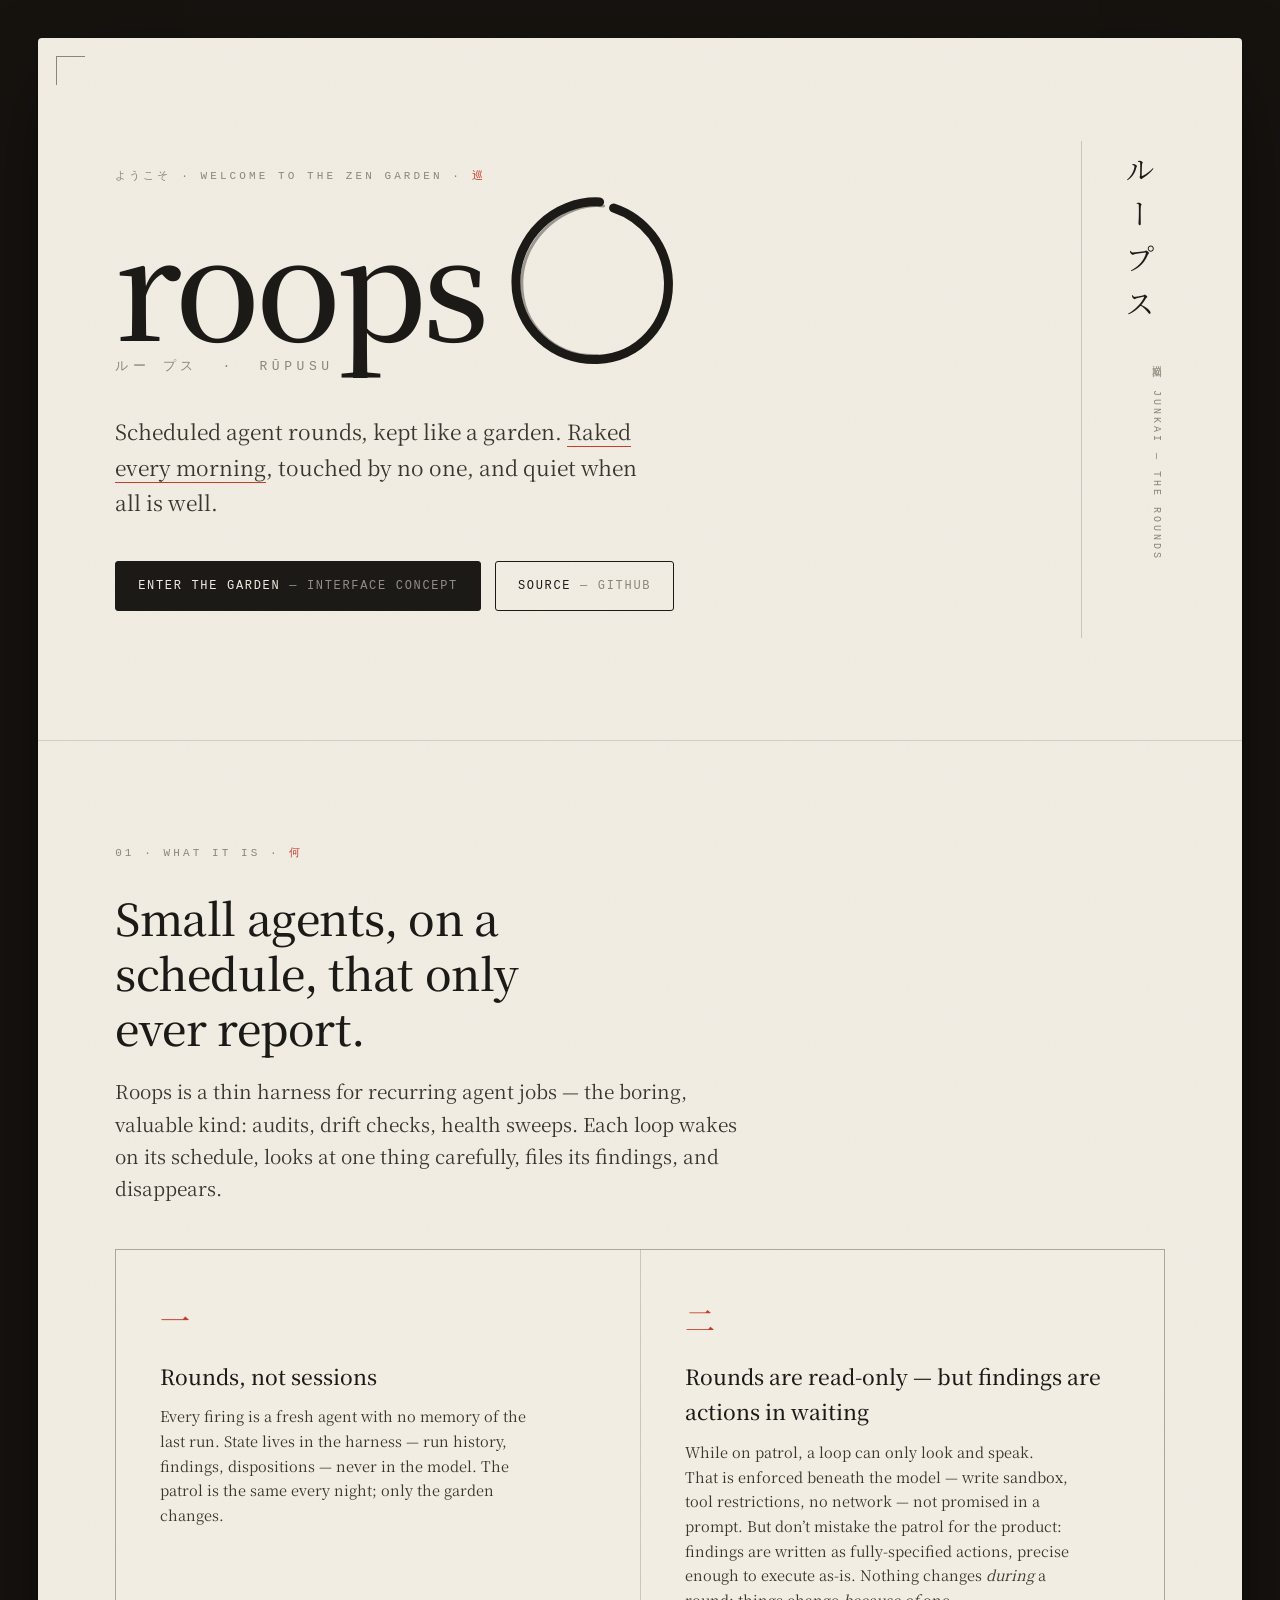
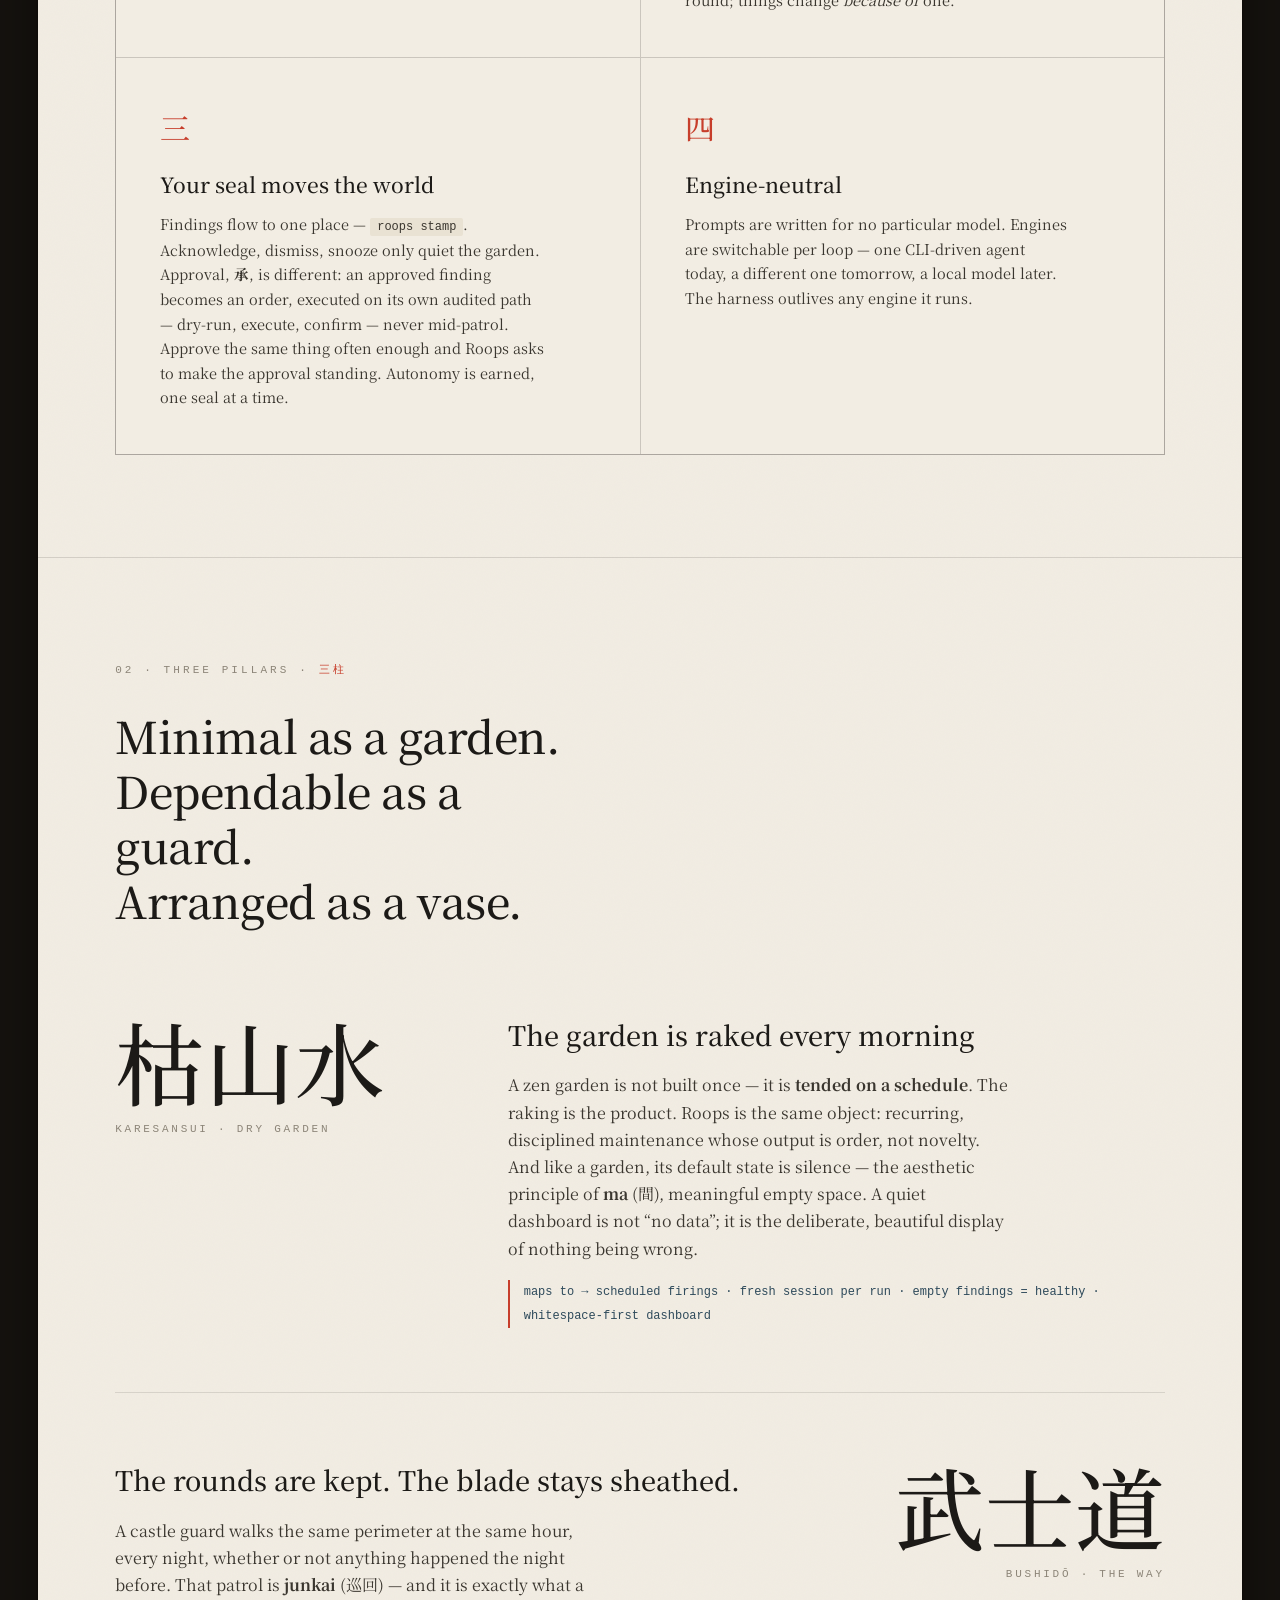
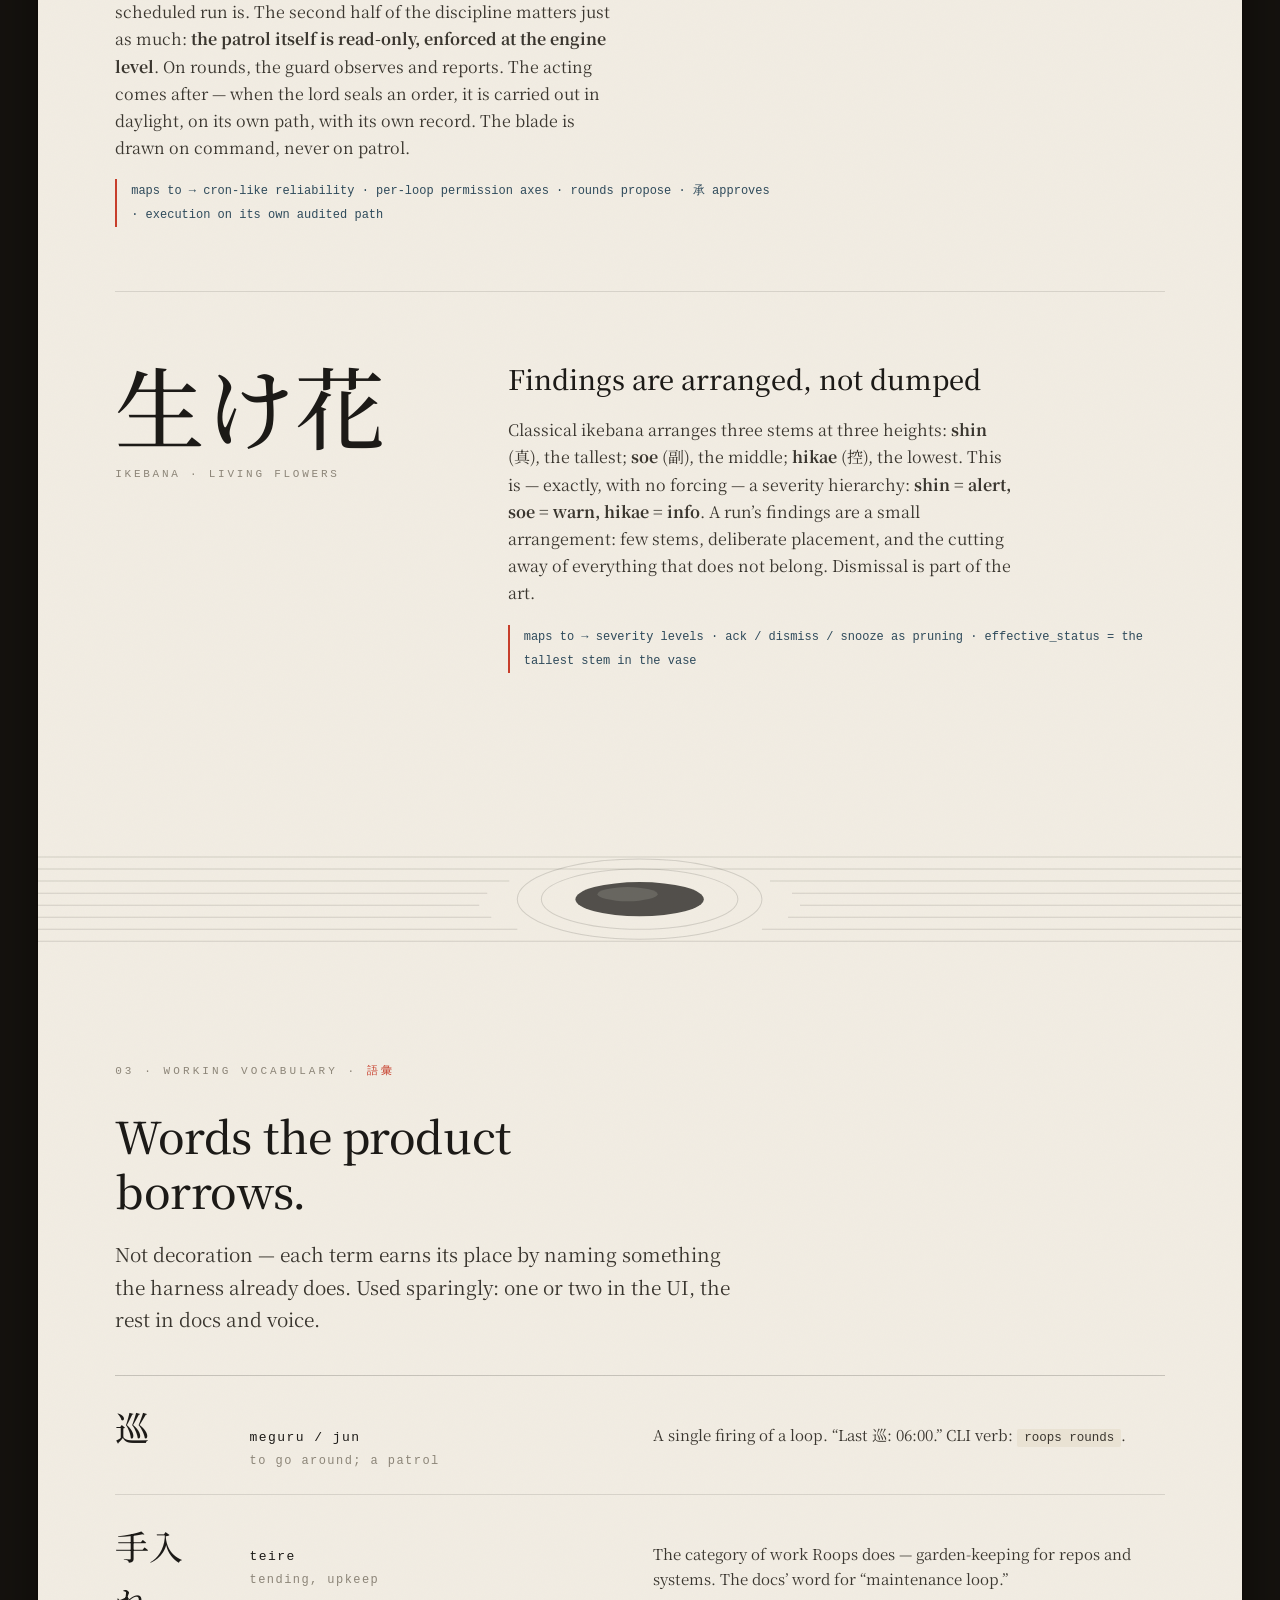
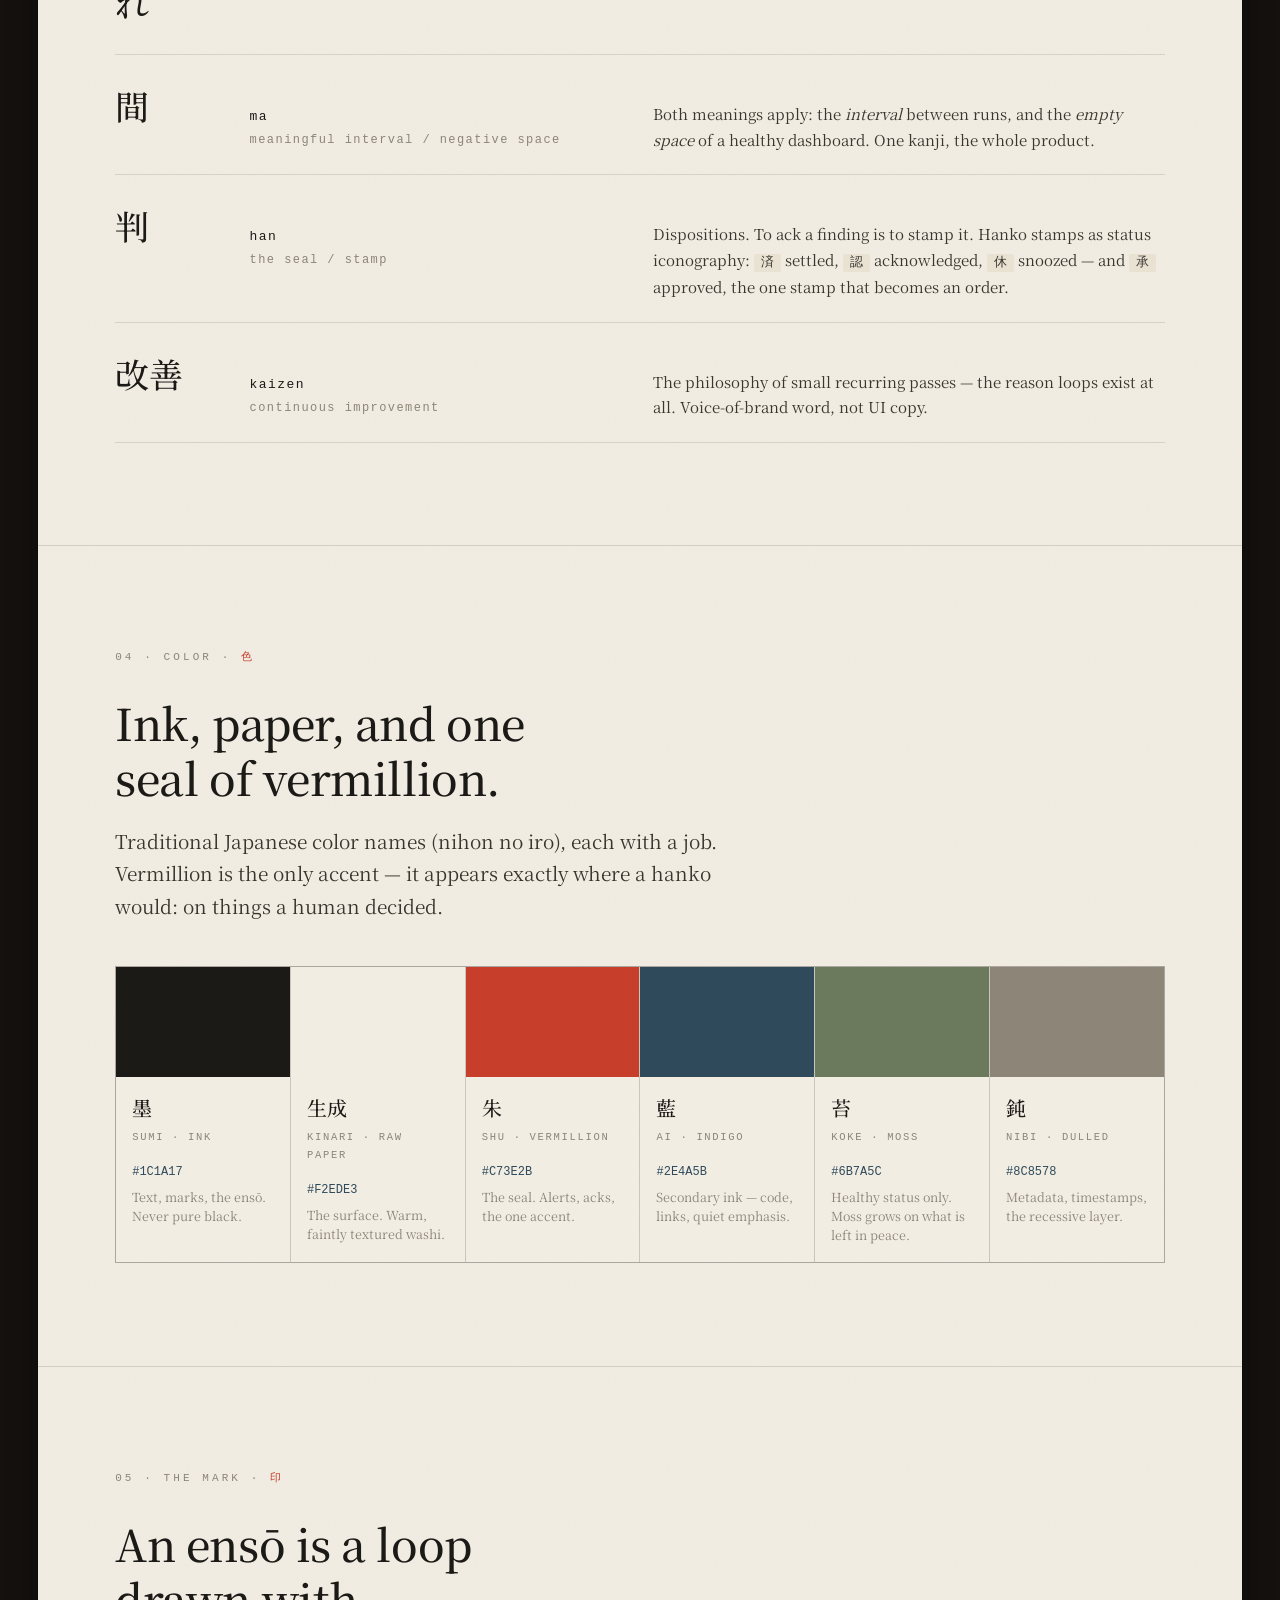
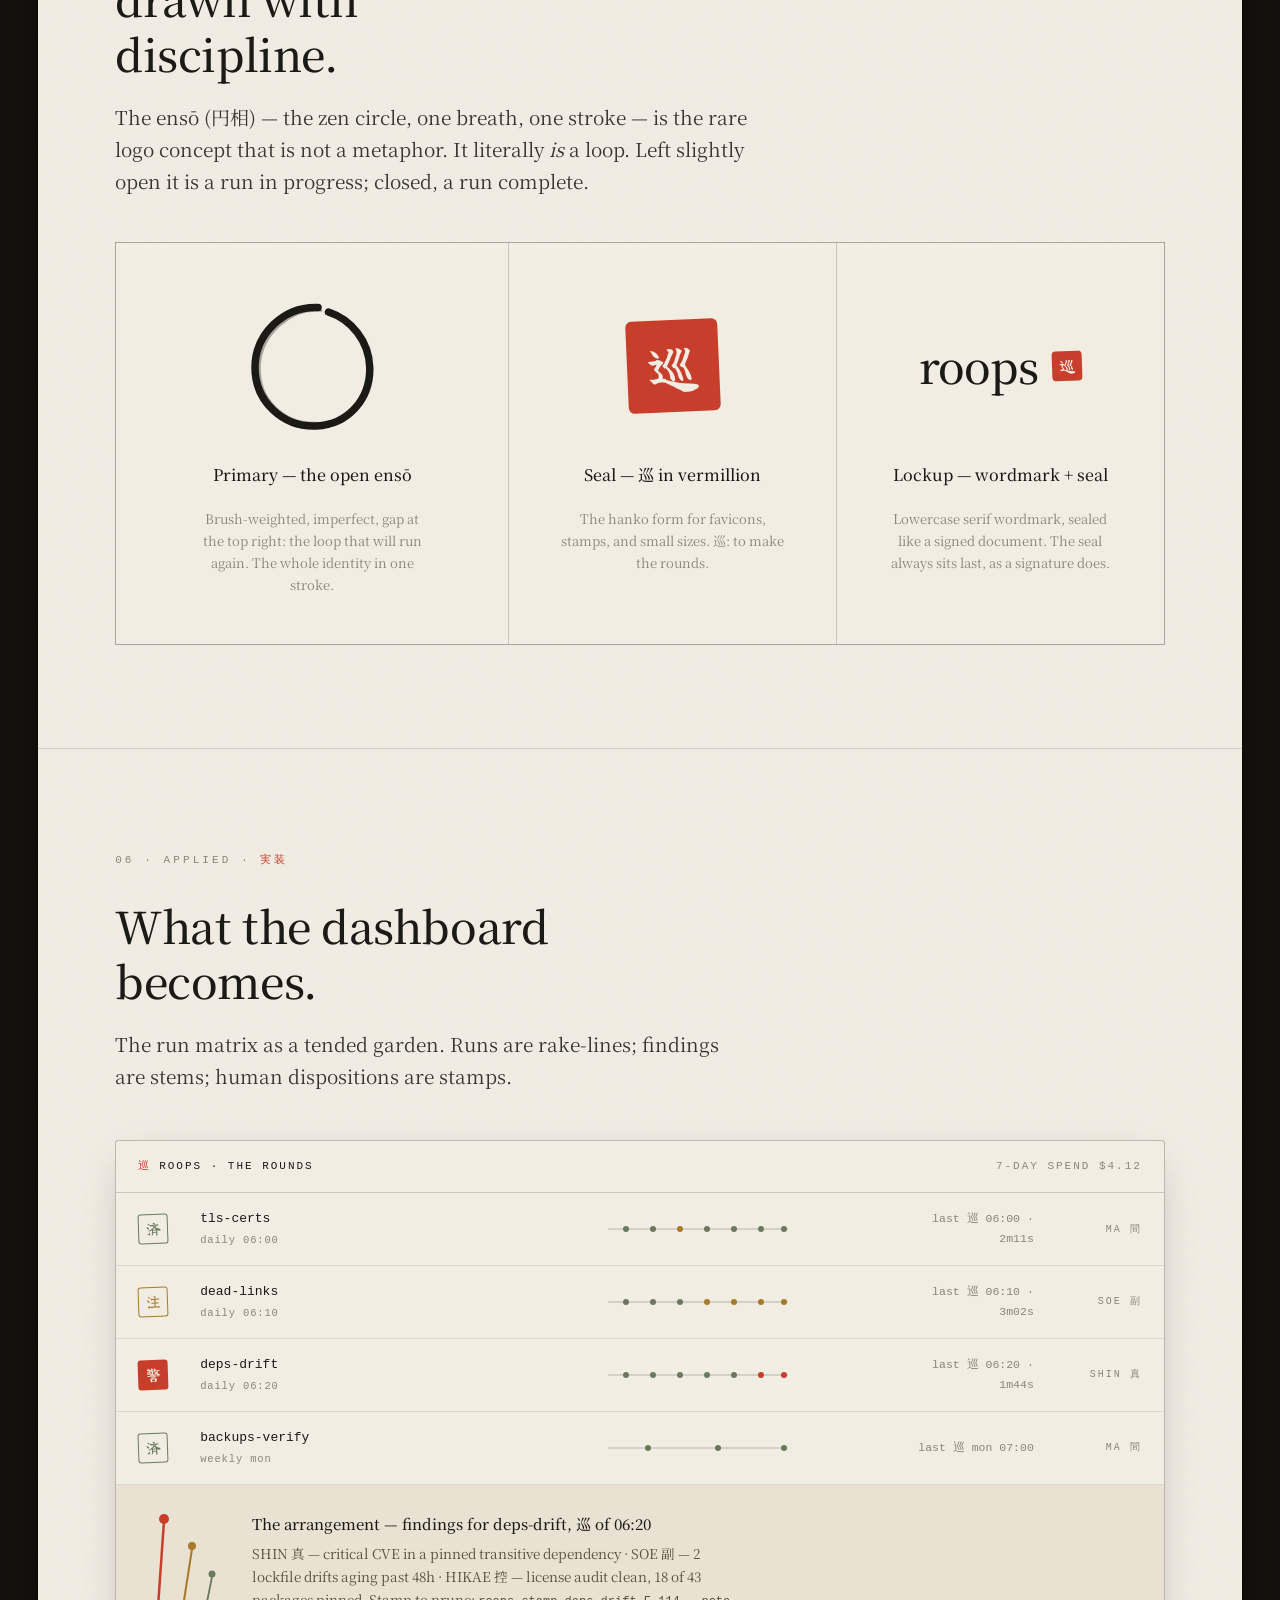
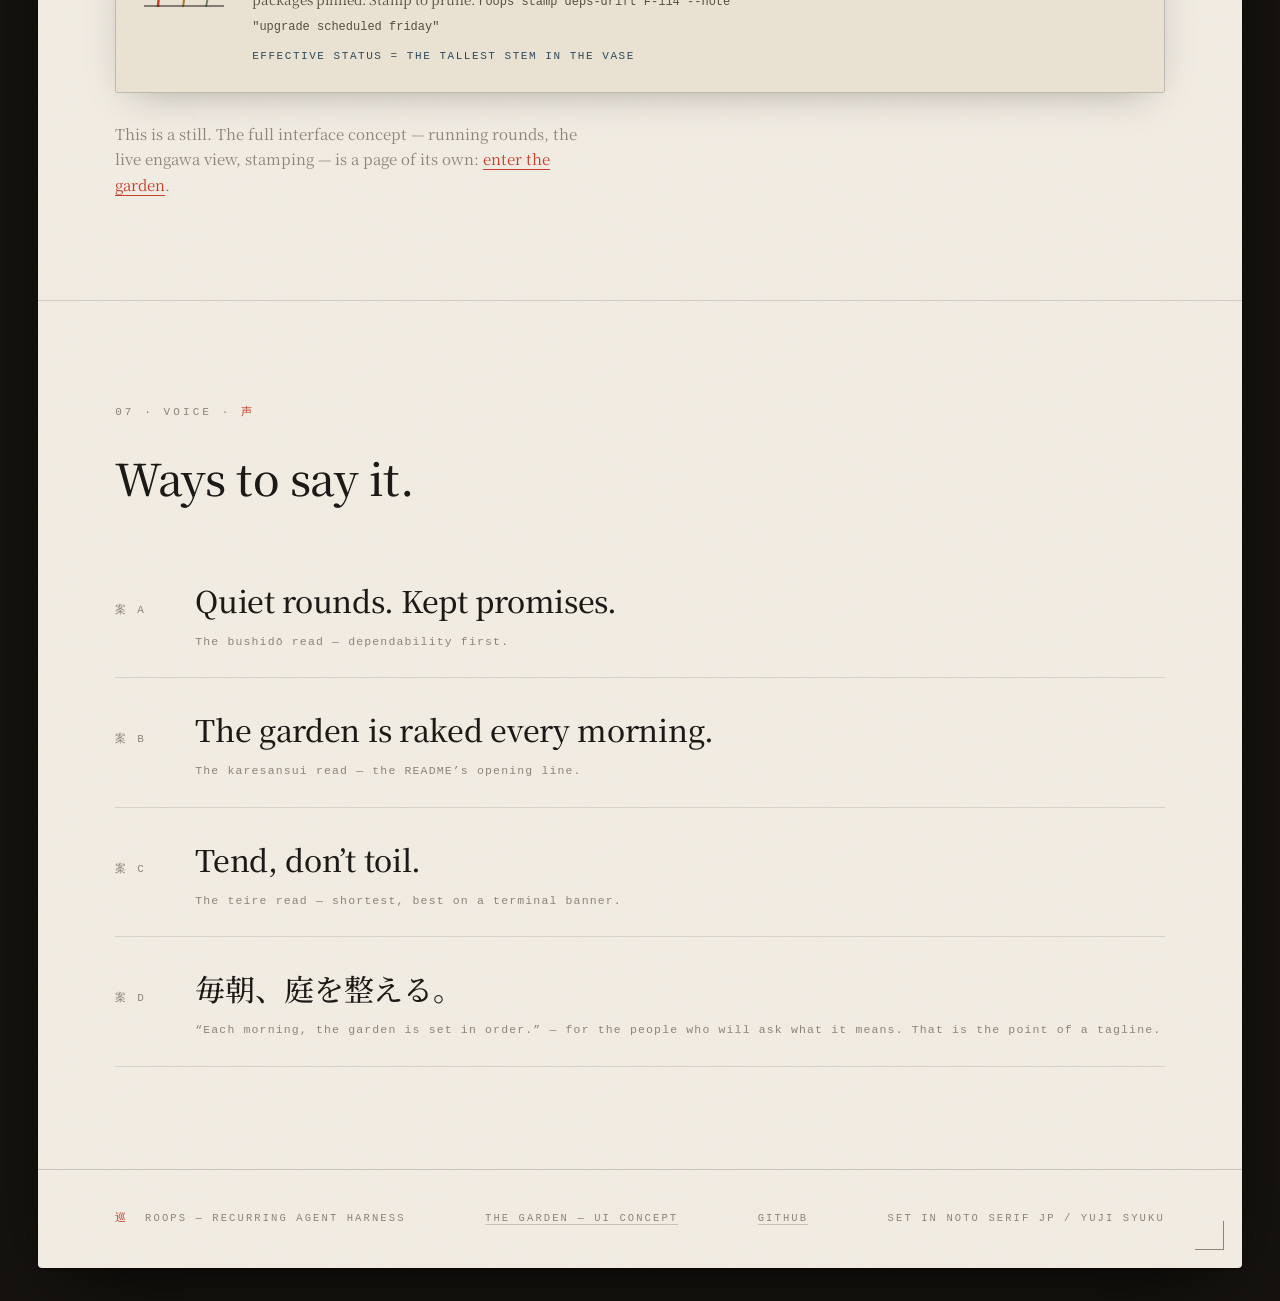
<file: index.html>
<!doctype html>
<html lang="en">
<head>
<meta charset="utf-8">
<meta name="viewport" content="width=device-width, initial-scale=1">
<title>Roops — ループス · Scheduled agent rounds</title>
<meta name="description" content="Roops is a thin harness for recurring, report-only agent jobs. Scheduled rounds, kept like a garden: raked every morning, touched by no one, quiet when all is well.">
<meta property="og:title" content="Roops — ループス">
<meta property="og:description" content="Scheduled agent rounds, kept like a garden. Report-only by enforcement, quiet when all is well.">
<meta property="og:type" content="website">
<link rel="icon" href="data:image/svg+xml,%3Csvg xmlns='http://www.w3.org/2000/svg' viewBox='0 0 100 100'%3E%3Crect width='100' height='100' rx='14' fill='%23C73E2B'/%3E%3Ctext x='50' y='72' font-size='62' text-anchor='middle' fill='%23F2EDE3' font-family='serif'%3E%E5%B7%A1%3C/text%3E%3C/svg%3E">
<style>
  @import url('https://fonts.googleapis.com/css2?family=Noto+Serif+JP:wght@400;500;600&family=Yuji+Syuku&display=swap');
  :root {
    --sumi: #1C1A17;        /* 墨 ink */
    --sumi-deep: #16130F;   /* outer shell */
    --washi: #F2EDE3;       /* 生成 kinari paper */
    --washi-shade: #E9E2D3; /* layered paper */
    --shu: #C73E2B;         /* 朱 vermillion — the ONLY accent */
    --ai: #2E4A5B;          /* 藍 indigo — ink-adjacent, for quiet secondary text */
    --nibi: #8C8578;        /* 鈍 dull grey-brown, metadata */
    --koke: #6B7A5C;        /* 苔 moss — ok status only */
    --ochre: #A87A2A;       /* 黄土 warn status only */
    --serif: "Hiragino Mincho ProN", "Yu Mincho", "Noto Serif JP", Georgia, serif;
    --seal: "Yuji Syuku", "Hiragino Mincho ProN", "Yu Mincho", "Noto Serif JP", serif;
    --mono: ui-monospace, "SF Mono", "Cascadia Code", Menlo, monospace;
  }
  * { margin: 0; padding: 0; box-sizing: border-box; }
  html { scroll-behavior: smooth; }
  body {
    background: var(--sumi-deep);
    color: var(--sumi);
    font-family: var(--serif);
    line-height: 1.7;
    padding: clamp(12px, 3vw, 48px);
  }

  /* ---------- washi sheet ---------- */
  .sheet {
    position: relative;
    max-width: 1240px;
    margin: 0 auto;
    background:
      url("data:image/svg+xml,%3Csvg xmlns='http://www.w3.org/2000/svg' width='240' height='240'%3E%3Cfilter id='p'%3E%3CfeTurbulence type='fractalNoise' baseFrequency='0.9' numOctaves='2'/%3E%3CfeColorMatrix values='0 0 0 0 0.55 0 0 0 0 0.5 0 0 0 0 0.42 0 0 0 0.05 0'/%3E%3C/filter%3E%3Crect width='240' height='240' filter='url(%23p)'/%3E%3C/svg%3E"),
      var(--washi);
    border-radius: 4px;
    box-shadow: 0 1px 2px rgba(0,0,0,.5), 0 24px 80px -24px rgba(0,0,0,.8);
    overflow: hidden;
  }
  .sheet::before, .sheet::after {
    content: ""; position: absolute; width: 28px; height: 28px; pointer-events: none;
  }
  .sheet::before { top: 18px; left: 18px; border-top: 1px solid var(--nibi); border-left: 1px solid var(--nibi); }
  .sheet::after { bottom: 18px; right: 18px; border-bottom: 1px solid var(--nibi); border-right: 1px solid var(--nibi); }

  section { padding: clamp(48px, 8vw, 120px) clamp(24px, 6vw, 96px); }
  section + section { border-top: 1px solid rgba(28,26,23,.14); }

  .kicker {
    font-family: var(--mono); font-size: 11px; letter-spacing: .28em;
    text-transform: uppercase; color: var(--nibi); display: block; margin-bottom: 28px;
  }
  .kicker b { color: var(--shu); font-weight: 400; }

  h2 {
    font-weight: 500; font-size: clamp(28px, 4vw, 44px);
    letter-spacing: -.01em; line-height: 1.25; max-width: 18ch; margin-bottom: 20px;
  }
  p.lede { font-size: clamp(16px, 1.6vw, 19px); max-width: 58ch; color: #3A362F; }
  p.quiet { color: var(--nibi); font-size: 15px; max-width: 58ch; }

  /* ---------- hero ---------- */
  .hero {
    display: grid; grid-template-columns: 1fr auto; gap: 24px;
    align-items: center; min-height: min(78vh, 780px); position: relative;
  }
  .hero-type { padding-right: 4vw; }
  .wordmark {
    font-size: clamp(64px, 11vw, 148px); font-weight: 500;
    letter-spacing: -.03em; line-height: .95; margin: 24px 0 8px;
    white-space: nowrap;
  }
  .wordmark .enso { position: relative; display: inline-block; width: 1.3em; }
  .wordmark .enso svg {
    position: absolute; width: 1.416em; height: 1.416em;
    left: .04em; bottom: -.271em;
    pointer-events: none;
  }
  .romaji { font-family: var(--mono); font-size: 13px; letter-spacing: .35em; color: var(--nibi); margin-bottom: 36px; }
  .hero-tag { font-size: clamp(17px, 1.8vw, 21px); max-width: 44ch; color: #3A362F; }
  .hero-tag em { font-style: normal; border-bottom: 1px solid var(--shu); }
  .cta-row { display: flex; flex-wrap: wrap; gap: 14px; margin-top: 40px; }
  .cta {
    font-family: var(--mono); font-size: 12px; letter-spacing: .14em; text-transform: uppercase;
    color: var(--washi); background: var(--sumi); text-decoration: none;
    padding: 14px 22px; border: 1px solid var(--sumi); border-radius: 3px;
    transition: transform .25s cubic-bezier(0.16,1,0.3,1), background .25s, border-color .25s, color .25s;
  }
  .cta span { color: rgba(242,237,227,.55); }
  .cta:hover { background: var(--shu); border-color: var(--shu); }
  .cta:active { transform: scale(0.98); }
  .cta.ghost { background: transparent; color: var(--sumi); }
  .cta.ghost span { color: var(--nibi); }
  .cta.ghost:hover { background: transparent; border-color: var(--shu); color: var(--shu); }
  .cta.ghost:hover span { color: var(--shu); }
  p.quiet a { color: var(--shu); text-decoration: none; border-bottom: 1px solid var(--shu); }

  .vertical-rail {
    writing-mode: vertical-rl; text-orientation: upright;
    font-size: clamp(20px, 2.4vw, 30px); letter-spacing: .5em;
    color: var(--sumi); opacity: .82; padding: 12px 0;
    border-left: 1px solid rgba(28,26,23,.18); padding-left: clamp(16px, 2.5vw, 36px);
    align-self: stretch; display: flex; align-items: flex-start;
  }
  .vertical-rail small {
    font-family: var(--mono); font-size: 10px; letter-spacing: .3em;
    color: var(--nibi); margin-top: 24px; text-orientation: mixed;
  }

  .enso-path {
    fill: none; stroke: var(--sumi); stroke-linecap: round;
    stroke-dasharray: 1000; stroke-dashoffset: 1000;
    animation: draw 2.2s cubic-bezier(0.65, 0, 0.35, 1) .4s forwards;
  }
  @keyframes draw { to { stroke-dashoffset: 0; } }

  /* ---------- what it is ---------- */
  .facts {
    display: grid; grid-template-columns: 1fr 1fr; gap: 1px;
    background: rgba(28,26,23,.18); border: 1px solid rgba(28,26,23,.18); margin-top: 44px;
  }
  .fact { background: var(--washi); padding: clamp(24px, 3.5vw, 44px); }
  .fact .num { font-size: 30px; font-weight: 500; color: var(--shu); display: block; margin-bottom: 14px; }
  .fact h3 { font-size: clamp(17px, 1.9vw, 21px); font-weight: 500; margin-bottom: 10px; }
  .fact p { font-size: 14.5px; color: #3A362F; max-width: 48ch; }
  .fact p code { font-family: var(--mono); font-size: 12px; background: var(--washi-shade); padding: 2px 7px; border-radius: 2px; }

  /* ---------- pillars (asymmetric rows) ---------- */
  .pillar {
    display: grid; grid-template-columns: minmax(120px, 1fr) 2fr;
    gap: clamp(24px, 5vw, 80px); padding: clamp(36px, 5vw, 64px) 0;
  }
  .pillar + .pillar { border-top: 1px solid rgba(28,26,23,.12); }
  .pillar:nth-child(even) { grid-template-columns: 2fr minmax(120px, 1fr); }
  .pillar:nth-child(even) .pillar-mark { order: 2; text-align: right; }
  .pillar-mark .kanji { font-size: clamp(56px, 7vw, 96px); font-weight: 500; line-height: 1.1; display: block; }
  .pillar-mark .reading { font-family: var(--mono); font-size: 11px; letter-spacing: .25em; color: var(--nibi); text-transform: uppercase; display: block; margin-top: 10px; }
  .pillar-body h3 { font-size: clamp(20px, 2.2vw, 27px); font-weight: 500; margin-bottom: 14px; }
  .pillar-body p { max-width: 56ch; color: #3A362F; margin-bottom: 12px; }
  .pillar-body .maps-to {
    font-family: var(--mono); font-size: 12px; color: var(--ai);
    border-left: 2px solid var(--shu); padding-left: 14px; margin-top: 18px; line-height: 2;
    display: block;
  }

  /* ---------- karesansui divider ---------- */
  .rake { display: block; width: 100%; height: auto; margin: 0; opacity: .9; }

  /* ---------- lexicon ---------- */
  .lexicon { border-top: 1px solid rgba(28,26,23,.2); margin-top: 40px; }
  .lex-row {
    display: grid; grid-template-columns: 96px 1fr 1.4fr; gap: clamp(16px, 3vw, 48px);
    padding: 22px 0; border-bottom: 1px solid rgba(28,26,23,.12); align-items: baseline;
  }
  .lex-row .k { font-size: 34px; font-weight: 500; }
  .lex-row .r { font-family: var(--mono); font-size: 12px; letter-spacing: .12em; color: var(--nibi); }
  .lex-row .r b { color: var(--sumi); font-weight: 400; display: block; font-size: 13px; margin-bottom: 2px; }
  .lex-row .d { font-size: 15px; color: #3A362F; }
  .lex-row .d code { font-family: var(--mono); font-size: 12.5px; background: var(--washi-shade); padding: 2px 7px; border-radius: 2px; }

  /* ---------- palette ---------- */
  .swatches { display: grid; grid-template-columns: repeat(auto-fit, minmax(150px, 1fr)); gap: 1px; background: rgba(28,26,23,.18); border: 1px solid rgba(28,26,23,.18); margin-top: 44px; }
  .swatch { background: var(--washi); padding: 0; }
  .swatch .chip { height: 110px; }
  .swatch .meta { padding: 14px 16px 18px; }
  .swatch .meta .jp-name { font-size: 20px; font-weight: 500; }
  .swatch .meta .en { font-family: var(--mono); font-size: 10.5px; letter-spacing: .16em; text-transform: uppercase; color: var(--nibi); display: block; margin: 4px 0 8px; }
  .swatch .meta .hex { font-family: var(--mono); font-size: 12px; color: var(--ai); }
  .swatch .meta .use { font-size: 12.5px; color: var(--nibi); display: block; margin-top: 6px; line-height: 1.5; }

  /* ---------- marks ---------- */
  .marks { display: grid; grid-template-columns: 1.2fr 1fr 1fr; gap: 1px; background: rgba(28,26,23,.18); border: 1px solid rgba(28,26,23,.18); margin-top: 44px; }
  .mark-cell { background: var(--washi); padding: clamp(28px, 4vw, 48px); display: flex; flex-direction: column; align-items: center; text-align: center; gap: 20px; }
  .mark-cell .art { height: 150px; display: flex; align-items: center; justify-content: center; }
  .mark-cell h4 { font-size: 16px; font-weight: 500; }
  .mark-cell p { font-size: 13px; color: var(--nibi); max-width: 32ch; }
  .hanko {
    width: 92px; height: 92px; background: var(--shu); color: var(--washi);
    display: flex; align-items: center; justify-content: center;
    font-family: var(--seal); font-size: 54px; border-radius: 6px;
    transform: rotate(-2.5deg);
  }
  .lockup { font-size: 44px; font-weight: 500; letter-spacing: -.02em; display: flex; align-items: center; gap: 14px; }
  .lockup .seal-dot { width: 30px; height: 30px; background: var(--shu); border-radius: 4px; color: var(--washi); font-family: var(--seal); font-size: 17px; display: inline-flex; align-items: center; justify-content: center; transform: rotate(-2deg); }

  /* ---------- UI articulation (dashboard mock) ---------- */
  .mock {
    margin-top: 48px; background: var(--washi);
    border: 1px solid rgba(28,26,23,.25); border-radius: 3px;
    box-shadow: 0 12px 40px -18px rgba(28,26,23,.4);
    overflow-x: auto;
  }
  .mock-chrome {
    display: flex; align-items: baseline; justify-content: space-between; gap: 16px;
    padding: 16px 22px; border-bottom: 1px solid rgba(28,26,23,.2);
    font-family: var(--mono); font-size: 11px; letter-spacing: .18em; color: var(--nibi);
  }
  .mock-chrome .t { color: var(--sumi); }
  .mock-chrome .t .jp { color: var(--shu); margin-right: 8px; }
  .loop-row {
    display: grid; grid-template-columns: 44px 1.4fr 1fr 130px 90px; gap: 18px;
    align-items: center; padding: 15px 22px; min-width: 640px;
    border-bottom: 1px solid rgba(28,26,23,.1);
    transition: background .25s cubic-bezier(0.16, 1, 0.3, 1);
  }
  .loop-row:hover { background: rgba(28,26,23,.035); }
  .stamp {
    width: 30px; height: 30px; border-radius: 3px; font-size: 15px;
    display: flex; align-items: center; justify-content: center;
    font-family: var(--seal); transform: rotate(-2deg);
  }
  .stamp.ok { border: 1.5px solid var(--koke); color: var(--koke); }
  .stamp.warn { border: 1.5px solid var(--ochre); color: var(--ochre); }
  .stamp.alert { background: var(--shu); color: var(--washi); }
  .loop-name { font-family: var(--mono); font-size: 13px; color: var(--sumi); }
  .loop-name small { display: block; font-size: 10.5px; color: var(--nibi); letter-spacing: .08em; margin-top: 2px; }
  .rake-spark { display: block; width: 100%; max-width: 180px; height: 22px; }
  .rake-spark line { stroke: rgba(28,26,23,.28); stroke-width: 1; }
  .rake-spark circle.run-ok { fill: var(--koke); }
  .rake-spark circle.run-warn { fill: var(--ochre); }
  .rake-spark circle.run-alert { fill: var(--shu); }
  .last-run { font-family: var(--mono); font-size: 11.5px; color: var(--nibi); text-align: right; }
  .sev { font-family: var(--mono); font-size: 10px; letter-spacing: .2em; text-align: right; color: var(--nibi); }

  .findings-note {
    display: grid; grid-template-columns: auto 1fr; gap: 24px; align-items: start;
    padding: 26px 22px; background: var(--washi-shade); min-width: 640px;
  }
  .stems { height: 96px; }
  .findings-note .fx b { font-weight: 500; display: block; margin-bottom: 6px; font-size: 15px; }
  .findings-note .fx p { font-size: 13.5px; color: #55503F; max-width: 62ch; }
  .findings-note .fx .lv { font-family: var(--mono); font-size: 11px; letter-spacing: .14em; margin-top: 10px; display: block; color: var(--ai); }

  /* ---------- taglines ---------- */
  .taglines { margin-top: 44px; }
  .tagline {
    padding: 26px 0; border-bottom: 1px solid rgba(28,26,23,.12);
    display: grid; grid-template-columns: 56px 1fr; gap: 24px; align-items: baseline;
  }
  .tagline .no { font-family: var(--mono); font-size: 11px; color: var(--nibi); letter-spacing: .2em; }
  .tagline .line { font-size: clamp(20px, 2.6vw, 30px); font-weight: 500; letter-spacing: -.01em; }
  .tagline .sub { font-family: var(--mono); font-size: 11.5px; color: var(--nibi); display: block; margin-top: 6px; letter-spacing: .1em; }

  /* ---------- footer ---------- */
  footer {
    padding: 40px clamp(24px, 6vw, 96px); border-top: 1px solid rgba(28,26,23,.2);
    display: flex; flex-wrap: wrap; gap: 12px 40px; justify-content: space-between;
    font-family: var(--mono); font-size: 10.5px; letter-spacing: .2em; color: var(--nibi); text-transform: uppercase;
  }
  footer .f-shu { color: var(--shu); }
  footer a { color: var(--nibi); text-decoration: none; border-bottom: 1px solid rgba(140,133,120,.4); }
  footer a:hover { color: var(--sumi); }

  /* ---------- reveal motion ---------- */
  .reveal { opacity: 0; transform: translateY(22px); transition: opacity .8s cubic-bezier(0.16, 1, 0.3, 1), transform .8s cubic-bezier(0.16, 1, 0.3, 1); transition-delay: calc(var(--i, 0) * 110ms); }
  .reveal.in { opacity: 1; transform: none; }
  @media (prefers-reduced-motion: reduce) {
    .reveal { opacity: 1; transform: none; transition: none; }
    .enso-path { animation: none; stroke-dashoffset: 0; }
  }

  /* ---------- mobile collapse ---------- */
  @media (max-width: 767px) {
    .hero { grid-template-columns: 1fr; min-height: auto; padding-top: 24px; }
    .vertical-rail { display: none; }
    .facts { grid-template-columns: 1fr; }
    .pillar, .pillar:nth-child(even) { grid-template-columns: 1fr; gap: 18px; }
    .pillar:nth-child(even) .pillar-mark { order: 0; text-align: left; }
    .marks { grid-template-columns: 1fr; }
    .lex-row { grid-template-columns: 64px 1fr; }
    .lex-row .d { grid-column: 1 / -1; }
  }
</style>
</head>
<body>
<div class="sheet">

  <!-- ================= HERO ================= -->
  <section class="hero">
    <div class="hero-type">
      <span class="kicker reveal">ようこそ · welcome to the zen garden · <b>巡</b></span>
      <div class="wordmark reveal" style="--i:1">roops<span class="enso" aria-hidden="true"><svg viewBox="0 0 200 200">
        <path class="enso-path" d="M 108 22 C 62 20 24 58 24 102 C 24 148 62 182 106 180 C 148 178 178 144 177 102 C 176 66 152 38 122 28" stroke-width="9"/>
        <path class="enso-path" d="M 112 26 C 74 22 32 56 30 100 C 28 146 64 178 106 176" stroke-width="3" opacity=".4" style="animation-delay:.55s"/>
      </svg></span></div>
      <div class="romaji reveal" style="--i:2">ルー プス &nbsp;·&nbsp; RŪPUSU</div>
      <p class="hero-tag reveal" style="--i:3">Scheduled agent rounds, kept like a garden. <em>Raked every morning</em>, touched by no one, and quiet when all is well.</p>
      <div class="cta-row reveal" style="--i:4">
        <a class="cta" href="./ui.html">Enter the garden <span>— interface concept</span></a>
        <a class="cta ghost" href="https://github.com/ytubecoder/roops">Source <span>— github</span></a>
      </div>
    </div>
    <div class="vertical-rail reveal" style="--i:2">
      ループス
      <small>巡回 · JUNKAI — THE ROUNDS</small>
    </div>
  </section>

  <!-- ================= WHAT IT IS ================= -->
  <section>
    <span class="kicker reveal">01 · What it is · <b>何</b></span>
    <h2 class="reveal">Small agents, on a schedule, that only ever report.</h2>
    <p class="lede reveal" style="--i:1">Roops is a thin harness for recurring agent jobs — the boring, valuable kind: audits, drift checks, health sweeps. Each loop wakes on its schedule, looks at one thing carefully, files its findings, and disappears.</p>
    <div class="facts">
      <div class="fact reveal"><span class="num">一</span><h3>Rounds, not sessions</h3><p>Every firing is a fresh agent with no memory of the last run. State lives in the harness — run history, findings, dispositions — never in the model. The patrol is the same every night; only the garden changes.</p></div>
      <div class="fact reveal" style="--i:1"><span class="num">二</span><h3>Rounds are read-only — but findings are actions in waiting</h3><p>While on patrol, a loop can only look and speak. That is enforced beneath the model — write sandbox, tool restrictions, no network — not promised in a prompt. But don’t mistake the patrol for the product: findings are written as fully-specified actions, precise enough to execute as-is. Nothing changes <em>during</em> a round; things change <em>because of</em> one.</p></div>
      <div class="fact reveal" style="--i:2"><span class="num">三</span><h3>Your seal moves the world</h3><p>Findings flow to one place — <code>roops stamp</code>. Acknowledge, dismiss, snooze only quiet the garden. Approval, <strong>承</strong>, is different: an approved finding becomes an order, executed on its own audited path — dry-run, execute, confirm — never mid-patrol. Approve the same thing often enough and Roops asks to make the approval standing. Autonomy is earned, one seal at a time.</p></div>
      <div class="fact reveal" style="--i:3"><span class="num">四</span><h3>Engine-neutral</h3><p>Prompts are written for no particular model. Engines are switchable per loop — one CLI-driven agent today, a different one tomorrow, a local model later. The harness outlives any engine it runs.</p></div>
    </div>
  </section>

  <!-- ================= PILLARS ================= -->
  <section>
    <span class="kicker reveal">02 · Three pillars · <b>三柱</b></span>
    <h2 class="reveal">Minimal as a garden.<br>Dependable as a guard.<br>Arranged as a vase.</h2>

    <div class="pillar">
      <div class="pillar-mark reveal"><span class="kanji">枯山水</span><span class="reading">karesansui · dry garden</span></div>
      <div class="pillar-body">
        <h3 class="reveal" style="--i:1">The garden is raked every morning</h3>
        <p class="reveal" style="--i:2">A zen garden is not built once — it is <strong>tended on a schedule</strong>. The raking is the product. Roops is the same object: recurring, disciplined maintenance whose output is order, not novelty. And like a garden, its default state is silence — the aesthetic principle of <strong>ma</strong> (間), meaningful empty space. A quiet dashboard is not “no data”; it is the deliberate, beautiful display of nothing being wrong.</p>
        <span class="maps-to">maps&nbsp;to → scheduled firings · fresh session per run · empty findings = healthy · whitespace-first dashboard</span>
      </div>
    </div>

    <div class="pillar">
      <div class="pillar-mark reveal"><span class="kanji">武士道</span><span class="reading">bushidō · the way</span></div>
      <div class="pillar-body">
        <h3 class="reveal" style="--i:1">The rounds are kept. The blade stays sheathed.</h3>
        <p class="reveal" style="--i:2">A castle guard walks the same perimeter at the same hour, every night, whether or not anything happened the night before. That patrol is <strong>junkai</strong> (巡回) — and it is exactly what a scheduled run is. The second half of the discipline matters just as much: <strong>the patrol itself is read-only, enforced at the engine level</strong>. On rounds, the guard observes and reports. The acting comes after — when the lord seals an order, it is carried out in daylight, on its own path, with its own record. The blade is drawn on command, never on patrol.</p>
        <span class="maps-to">maps&nbsp;to → cron-like reliability · per-loop permission axes · rounds propose · 承 approves · execution on its own audited path</span>
      </div>
    </div>

    <div class="pillar">
      <div class="pillar-mark reveal"><span class="kanji">生け花</span><span class="reading">ikebana · living flowers</span></div>
      <div class="pillar-body">
        <h3 class="reveal" style="--i:1">Findings are arranged, not dumped</h3>
        <p class="reveal" style="--i:2">Classical ikebana arranges three stems at three heights: <strong>shin</strong> (真), the tallest; <strong>soe</strong> (副), the middle; <strong>hikae</strong> (控), the lowest. This is — exactly, with no forcing — a severity hierarchy: <strong>shin = alert, soe = warn, hikae = info</strong>. A run’s findings are a small arrangement: few stems, deliberate placement, and the cutting away of everything that does not belong. Dismissal is part of the art.</p>
        <span class="maps-to">maps&nbsp;to → severity levels · ack / dismiss / snooze as pruning · effective_status = the tallest stem in the vase</span>
      </div>
    </div>
  </section>

  <!-- ================= KARESANSUI DIVIDER ================= -->
  <svg class="rake" viewBox="0 0 1200 120" preserveAspectRatio="xMidYMid slice" aria-hidden="true">
    <g stroke="#1C1A17" stroke-opacity=".16" stroke-width="1" fill="none">
      <line x1="0" y1="18" x2="1200" y2="18"/><line x1="0" y1="30" x2="1200" y2="30"/>
      <line x1="0" y1="42" x2="470" y2="42"/><line x1="730" y1="42" x2="1200" y2="42"/>
      <line x1="0" y1="54" x2="448" y2="54"/><line x1="752" y1="54" x2="1200" y2="54"/>
      <line x1="0" y1="66" x2="440" y2="66"/><line x1="760" y1="66" x2="1200" y2="66"/>
      <line x1="0" y1="78" x2="452" y2="78"/><line x1="748" y1="78" x2="1200" y2="78"/>
      <line x1="0" y1="90" x2="478" y2="90"/><line x1="722" y1="90" x2="1200" y2="90"/>
      <line x1="0" y1="102" x2="1200" y2="102"/>
      <ellipse cx="600" cy="60" rx="122" ry="40"/>
      <ellipse cx="600" cy="60" rx="98" ry="30"/>
    </g>
    <ellipse cx="600" cy="60" rx="64" ry="17" fill="#1C1A17" fill-opacity=".82"/>
    <ellipse cx="588" cy="55" rx="30" ry="7" fill="#F2EDE3" fill-opacity=".14"/>
  </svg>

  <!-- ================= LEXICON ================= -->
  <section>
    <span class="kicker reveal">03 · Working vocabulary · <b>語彙</b></span>
    <h2 class="reveal">Words the product borrows.</h2>
    <p class="lede reveal" style="--i:1">Not decoration — each term earns its place by naming something the harness already does. Used sparingly: one or two in the UI, the rest in docs and voice.</p>
    <div class="lexicon">
      <div class="lex-row reveal"><span class="k">巡</span><span class="r"><b>meguru / jun</b>to go around; a patrol</span><span class="d">A single firing of a loop. “Last 巡: 06:00.” CLI verb: <code>roops rounds</code>.</span></div>
      <div class="lex-row reveal" style="--i:1"><span class="k">手入れ</span><span class="r"><b>teire</b>tending, upkeep</span><span class="d">The category of work Roops does — garden-keeping for repos and systems. The docs’ word for “maintenance loop.”</span></div>
      <div class="lex-row reveal" style="--i:2"><span class="k">間</span><span class="r"><b>ma</b>meaningful interval / negative space</span><span class="d">Both meanings apply: the <em>interval</em> between runs, and the <em>empty space</em> of a healthy dashboard. One kanji, the whole product.</span></div>
      <div class="lex-row reveal" style="--i:3"><span class="k">判</span><span class="r"><b>han</b>the seal / stamp</span><span class="d">Dispositions. To ack a finding is to stamp it. Hanko stamps as status iconography: <code>済</code> settled, <code>認</code> acknowledged, <code>休</code> snoozed — and <code>承</code> approved, the one stamp that becomes an order.</span></div>
      <div class="lex-row reveal" style="--i:4"><span class="k">改善</span><span class="r"><b>kaizen</b>continuous improvement</span><span class="d">The philosophy of small recurring passes — the reason loops exist at all. Voice-of-brand word, not UI copy.</span></div>
    </div>
  </section>

  <!-- ================= PALETTE ================= -->
  <section>
    <span class="kicker reveal">04 · Color · <b>色</b></span>
    <h2 class="reveal">Ink, paper, and one seal of vermillion.</h2>
    <p class="lede reveal" style="--i:1">Traditional Japanese color names (nihon no iro), each with a job. Vermillion is the only accent — it appears exactly where a hanko would: on things a human decided.</p>
    <div class="swatches reveal" style="--i:2">
      <div class="swatch"><div class="chip" style="background:#1C1A17"></div><div class="meta"><span class="jp-name">墨</span><span class="en">sumi · ink</span><span class="hex">#1C1A17</span><span class="use">Text, marks, the ensō. Never pure black.</span></div></div>
      <div class="swatch"><div class="chip" style="background:#F2EDE3"></div><div class="meta"><span class="jp-name">生成</span><span class="en">kinari · raw paper</span><span class="hex">#F2EDE3</span><span class="use">The surface. Warm, faintly textured washi.</span></div></div>
      <div class="swatch"><div class="chip" style="background:#C73E2B"></div><div class="meta"><span class="jp-name">朱</span><span class="en">shu · vermillion</span><span class="hex">#C73E2B</span><span class="use">The seal. Alerts, acks, the one accent.</span></div></div>
      <div class="swatch"><div class="chip" style="background:#2E4A5B"></div><div class="meta"><span class="jp-name">藍</span><span class="en">ai · indigo</span><span class="hex">#2E4A5B</span><span class="use">Secondary ink — code, links, quiet emphasis.</span></div></div>
      <div class="swatch"><div class="chip" style="background:#6B7A5C"></div><div class="meta"><span class="jp-name">苔</span><span class="en">koke · moss</span><span class="hex">#6B7A5C</span><span class="use">Healthy status only. Moss grows on what is left in peace.</span></div></div>
      <div class="swatch"><div class="chip" style="background:#8C8578"></div><div class="meta"><span class="jp-name">鈍</span><span class="en">nibi · dulled</span><span class="hex">#8C8578</span><span class="use">Metadata, timestamps, the recessive layer.</span></div></div>
    </div>
  </section>

  <!-- ================= MARKS ================= -->
  <section>
    <span class="kicker reveal">05 · The mark · <b>印</b></span>
    <h2 class="reveal">An ensō is a loop drawn with discipline.</h2>
    <p class="lede reveal" style="--i:1">The ensō (円相) — the zen circle, one breath, one stroke — is the rare logo concept that is not a metaphor. It literally <em>is</em> a loop. Left slightly open it is a run in progress; closed, a run complete.</p>
    <div class="marks">
      <div class="mark-cell reveal">
        <div class="art"><svg viewBox="0 0 200 200" width="150" aria-hidden="true">
          <path d="M 108 22 C 62 20 24 58 24 102 C 24 148 62 182 106 180 C 148 178 178 144 177 102 C 176 66 152 38 122 28" fill="none" stroke="#1C1A17" stroke-width="10" stroke-linecap="round"/>
          <path d="M 112 26 C 74 22 32 56 30 100 C 28 146 64 178 106 176" fill="none" stroke="#1C1A17" stroke-width="3.5" stroke-linecap="round" opacity=".35"/>
        </svg></div>
        <h4>Primary — the open ensō</h4>
        <p>Brush-weighted, imperfect, gap at the top right: the loop that will run again. The whole identity in one stroke.</p>
      </div>
      <div class="mark-cell reveal" style="--i:1">
        <div class="art"><div class="hanko">巡</div></div>
        <h4>Seal — 巡 in vermillion</h4>
        <p>The hanko form for favicons, stamps, and small sizes. 巡: to make the rounds.</p>
      </div>
      <div class="mark-cell reveal" style="--i:2">
        <div class="art"><div class="lockup">roops<span class="seal-dot">巡</span></div></div>
        <h4>Lockup — wordmark + seal</h4>
        <p>Lowercase serif wordmark, sealed like a signed document. The seal always sits last, as a signature does.</p>
      </div>
    </div>
  </section>

  <!-- ================= UI ARTICULATION ================= -->
  <section>
    <span class="kicker reveal">06 · Applied · <b>実装</b></span>
    <h2 class="reveal">What the dashboard becomes.</h2>
    <p class="lede reveal" style="--i:1">The run matrix as a tended garden. Runs are rake-lines; findings are stems; human dispositions are stamps.</p>

    <div class="mock reveal" style="--i:2">
      <div class="mock-chrome">
        <span class="t"><span class="jp">巡</span>ROOPS · THE ROUNDS</span>
        <span>7-DAY SPEND $4.12</span>
      </div>

      <div class="loop-row">
        <div class="stamp ok">済</div>
        <div class="loop-name">tls-certs<small>daily 06:00</small></div>
        <svg class="rake-spark" viewBox="0 0 180 22"><line x1="0" y1="11" x2="180" y2="11"/><circle cx="18" cy="11" r="3" class="run-ok"/><circle cx="45" cy="11" r="3" class="run-ok"/><circle cx="72" cy="11" r="3" class="run-warn"/><circle cx="99" cy="11" r="3" class="run-ok"/><circle cx="126" cy="11" r="3" class="run-ok"/><circle cx="153" cy="11" r="3" class="run-ok"/><circle cx="176" cy="11" r="3" class="run-ok"/></svg>
        <div class="last-run">last 巡 06:00 · 2m11s</div>
        <div class="sev">MA 間</div>
      </div>

      <div class="loop-row">
        <div class="stamp warn">注</div>
        <div class="loop-name">dead-links<small>daily 06:10</small></div>
        <svg class="rake-spark" viewBox="0 0 180 22"><line x1="0" y1="11" x2="180" y2="11"/><circle cx="18" cy="11" r="3" class="run-ok"/><circle cx="45" cy="11" r="3" class="run-ok"/><circle cx="72" cy="11" r="3" class="run-ok"/><circle cx="99" cy="11" r="3" class="run-warn"/><circle cx="126" cy="11" r="3" class="run-warn"/><circle cx="153" cy="11" r="3" class="run-warn"/><circle cx="176" cy="11" r="3" class="run-warn"/></svg>
        <div class="last-run">last 巡 06:10 · 3m02s</div>
        <div class="sev">SOE 副</div>
      </div>

      <div class="loop-row">
        <div class="stamp alert">警</div>
        <div class="loop-name">deps-drift<small>daily 06:20</small></div>
        <svg class="rake-spark" viewBox="0 0 180 22"><line x1="0" y1="11" x2="180" y2="11"/><circle cx="18" cy="11" r="3" class="run-ok"/><circle cx="45" cy="11" r="3" class="run-ok"/><circle cx="72" cy="11" r="3" class="run-ok"/><circle cx="99" cy="11" r="3" class="run-ok"/><circle cx="126" cy="11" r="3" class="run-ok"/><circle cx="153" cy="11" r="3" class="run-alert"/><circle cx="176" cy="11" r="3" class="run-alert"/></svg>
        <div class="last-run">last 巡 06:20 · 1m44s</div>
        <div class="sev">SHIN 真</div>
      </div>

      <div class="loop-row">
        <div class="stamp ok">済</div>
        <div class="loop-name">backups-verify<small>weekly mon</small></div>
        <svg class="rake-spark" viewBox="0 0 180 22"><line x1="0" y1="11" x2="180" y2="11"/><circle cx="40" cy="11" r="3" class="run-ok"/><circle cx="110" cy="11" r="3" class="run-ok"/><circle cx="176" cy="11" r="3" class="run-ok"/></svg>
        <div class="last-run">last 巡 mon 07:00</div>
        <div class="sev">MA 間</div>
      </div>

      <div class="findings-note">
        <svg class="stems" viewBox="0 0 90 96" aria-hidden="true">
          <line x1="20" y1="96" x2="26" y2="10" stroke="#C73E2B" stroke-width="2.5"/>
          <circle cx="26" cy="8" r="5" fill="#C73E2B"/>
          <line x1="45" y1="96" x2="54" y2="38" stroke="#A87A2A" stroke-width="2"/>
          <circle cx="54" cy="35" r="4" fill="#A87A2A"/>
          <line x1="68" y1="96" x2="74" y2="66" stroke="#6B7A5C" stroke-width="1.8"/>
          <circle cx="74" cy="63" r="3.5" fill="#6B7A5C"/>
          <line x1="6" y1="95" x2="86" y2="95" stroke="#1C1A17" stroke-opacity=".5" stroke-width="2"/>
        </svg>
        <div class="fx">
          <b>The arrangement — findings for deps-drift, 巡 of 06:20</b>
          <p>SHIN 真 — critical CVE in a pinned transitive dependency · SOE 副 — 2 lockfile drifts aging past 48h · HIKAE 控 — license audit clean, 18 of 43 packages pinned. Stamp to prune: <span style="font-family:var(--mono); font-size:12px">roops stamp deps-drift F-114 --note "upgrade scheduled friday"</span></p>
          <span class="lv">EFFECTIVE STATUS = THE TALLEST STEM IN THE VASE</span>
        </div>
      </div>
    </div>
    <p class="quiet reveal" style="margin-top:28px">This is a still. The full interface concept — running rounds, the live engawa view, stamping — is a page of its own: <a href="./ui.html">enter the garden</a>.</p>
  </section>

  <!-- ================= TAGLINES ================= -->
  <section>
    <span class="kicker reveal">07 · Voice · <b>声</b></span>
    <h2 class="reveal">Ways to say it.</h2>
    <div class="taglines">
      <div class="tagline reveal"><span class="no">案 A</span><div><span class="line">Quiet rounds. Kept promises.</span><span class="sub">The bushidō read — dependability first.</span></div></div>
      <div class="tagline reveal" style="--i:1"><span class="no">案 B</span><div><span class="line">The garden is raked every morning.</span><span class="sub">The karesansui read — the README’s opening line.</span></div></div>
      <div class="tagline reveal" style="--i:2"><span class="no">案 C</span><div><span class="line">Tend, don’t toil.</span><span class="sub">The teire read — shortest, best on a terminal banner.</span></div></div>
      <div class="tagline reveal" style="--i:3"><span class="no">案 D</span><div><span class="line">毎朝、庭を整える。</span><span class="sub">“Each morning, the garden is set in order.” — for the people who will ask what it means. That is the point of a tagline.</span></div></div>
    </div>
  </section>

  <footer>
    <span><span class="f-shu">巡</span>&nbsp; ROOPS — RECURRING AGENT HARNESS</span>
    <span><a href="./ui.html">THE GARDEN — UI CONCEPT</a></span>
    <span><a href="https://github.com/ytubecoder/roops">GITHUB</a></span>
    <span>SET IN NOTO SERIF JP / YUJI SYUKU</span>
  </footer>
</div>

<script>
  const io = new IntersectionObserver((entries) => {
    for (const e of entries) if (e.isIntersecting) { e.target.classList.add('in'); io.unobserve(e.target); }
  }, { threshold: 0.12 });
  document.querySelectorAll('.reveal').forEach(el => io.observe(el));
</script>
</body>
</html>
</file>
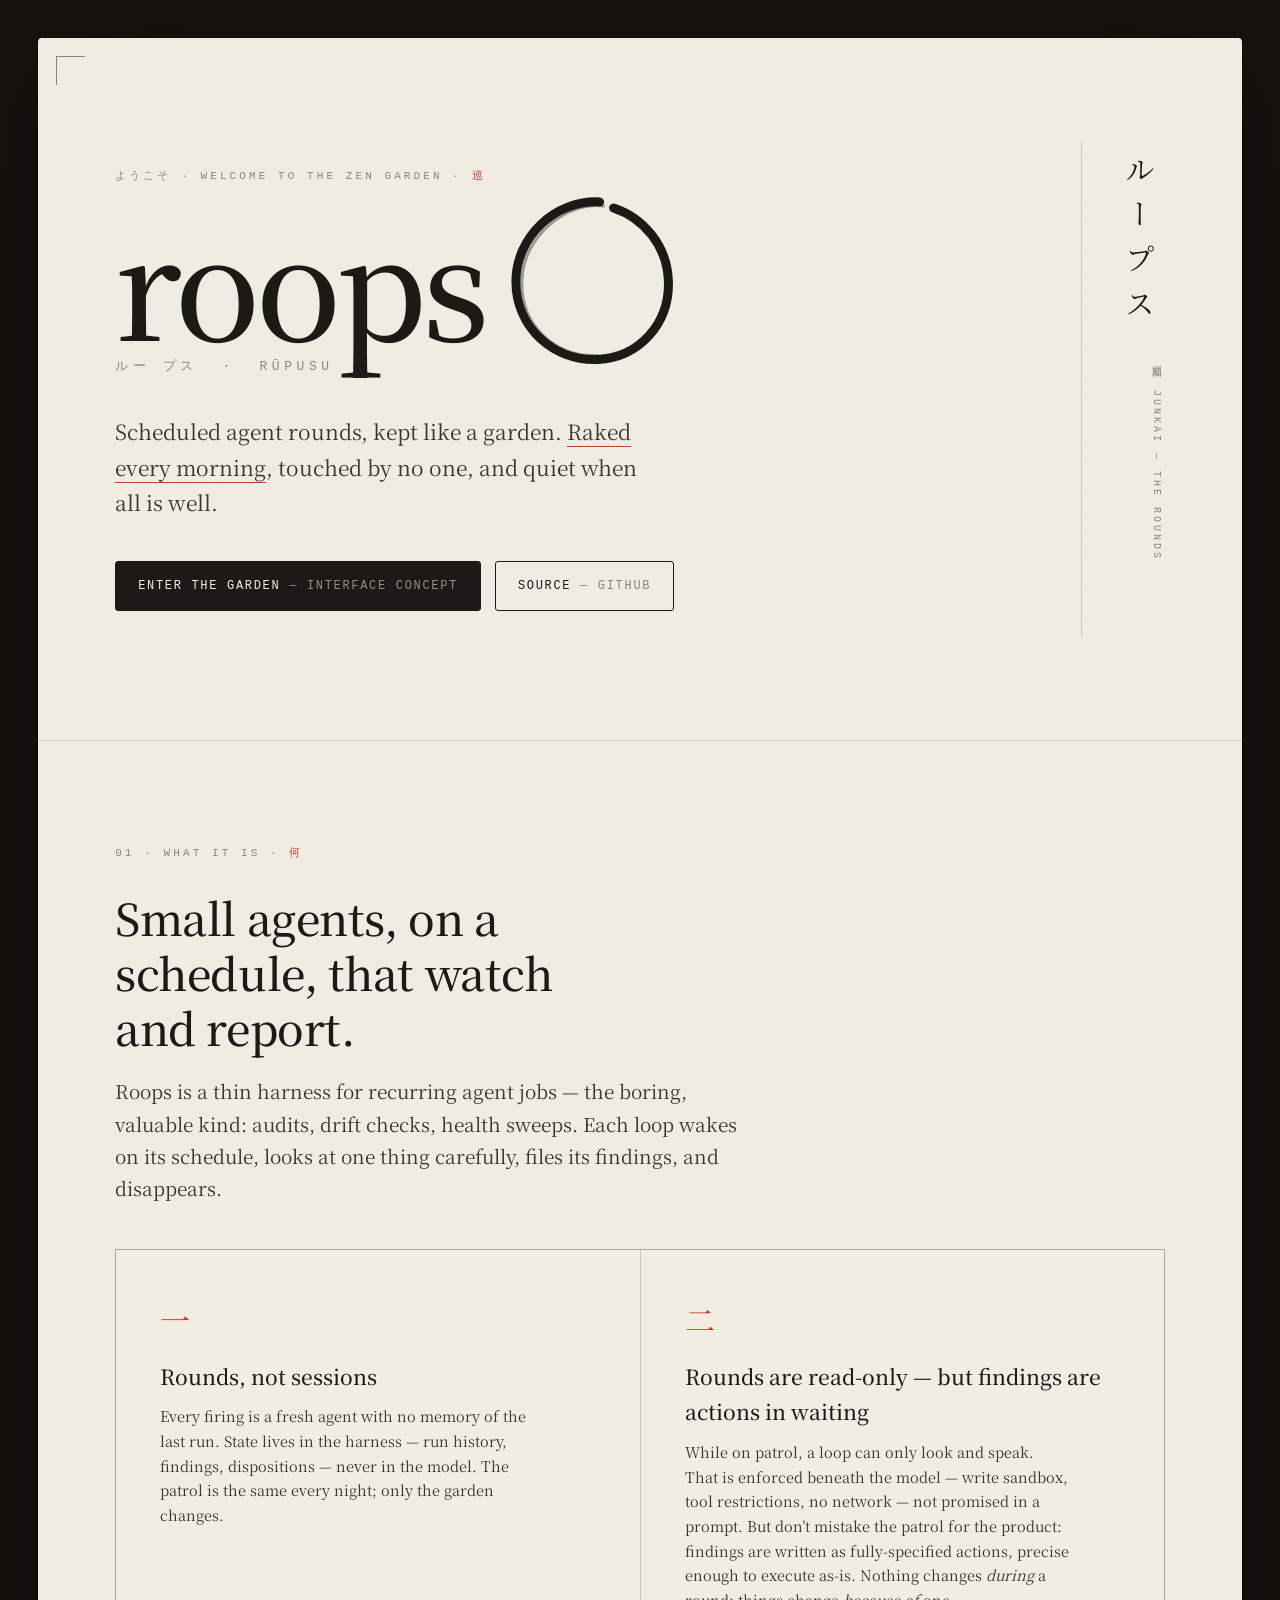
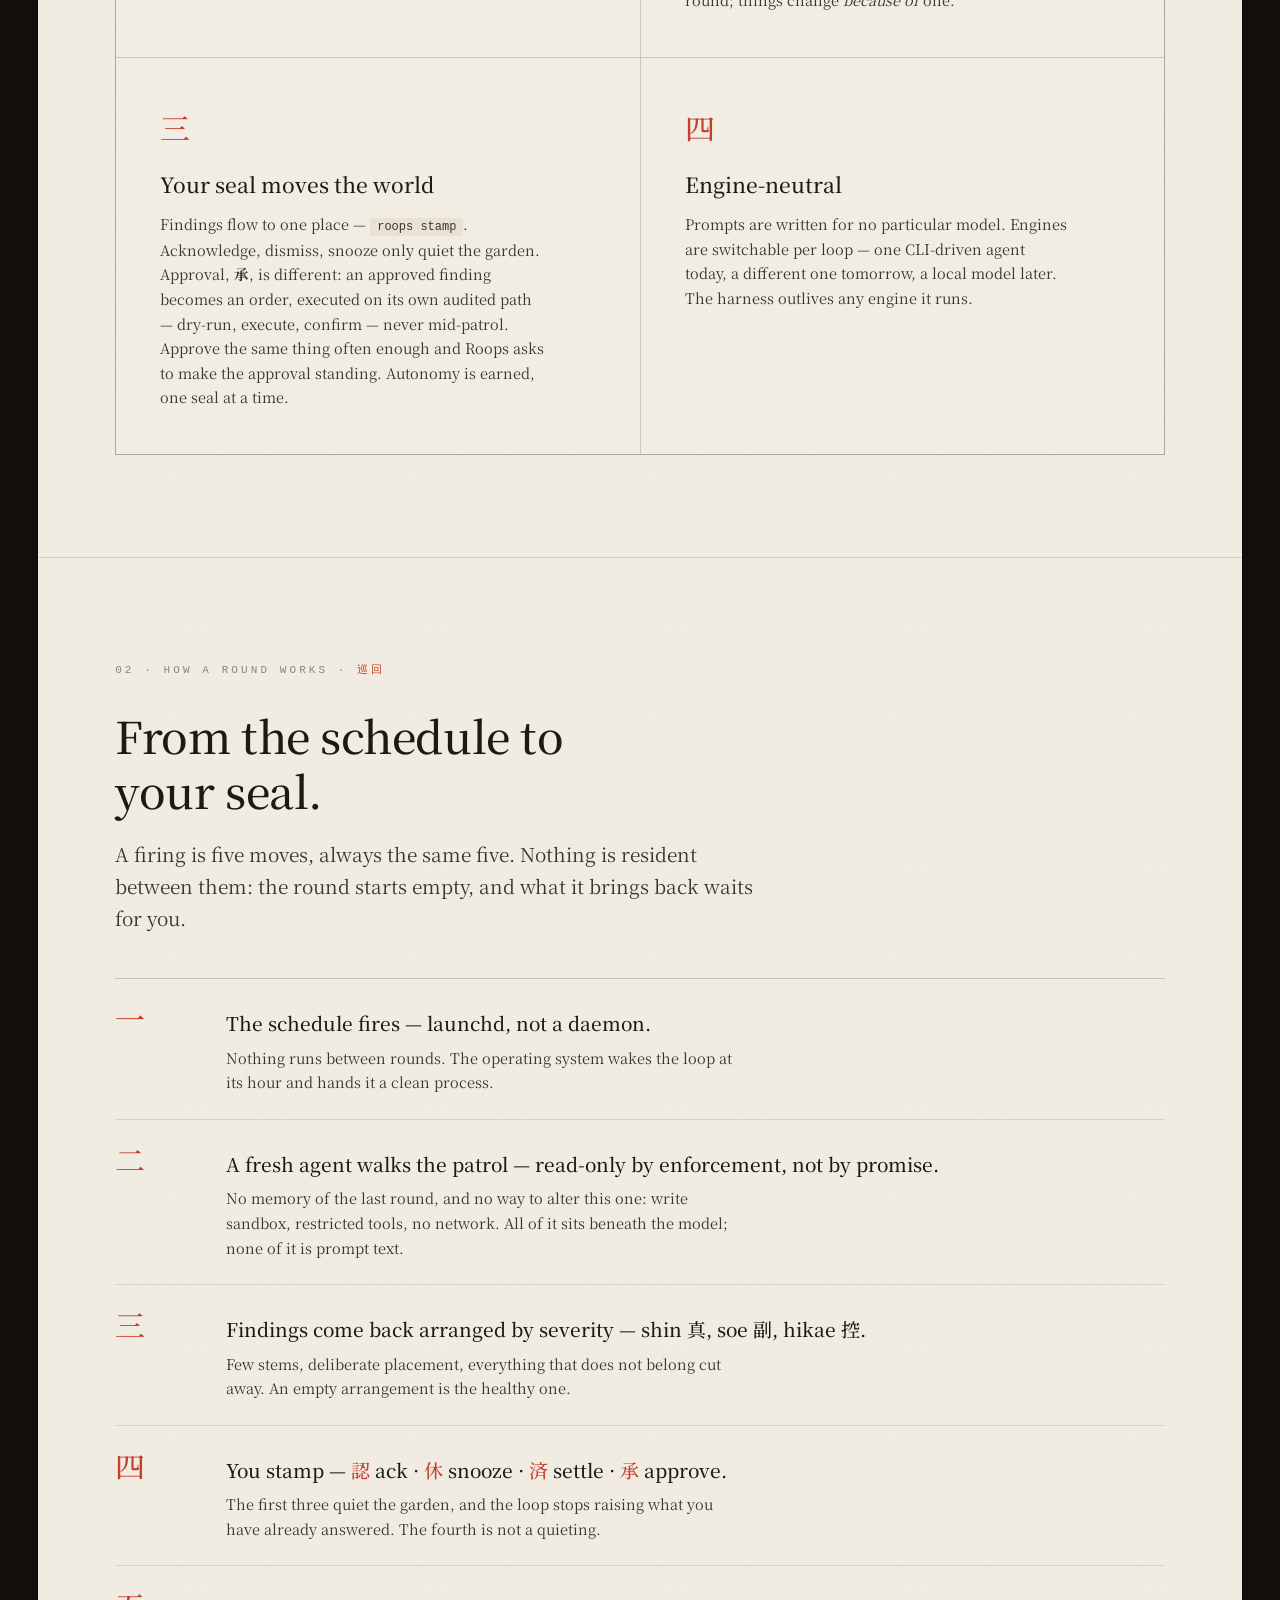
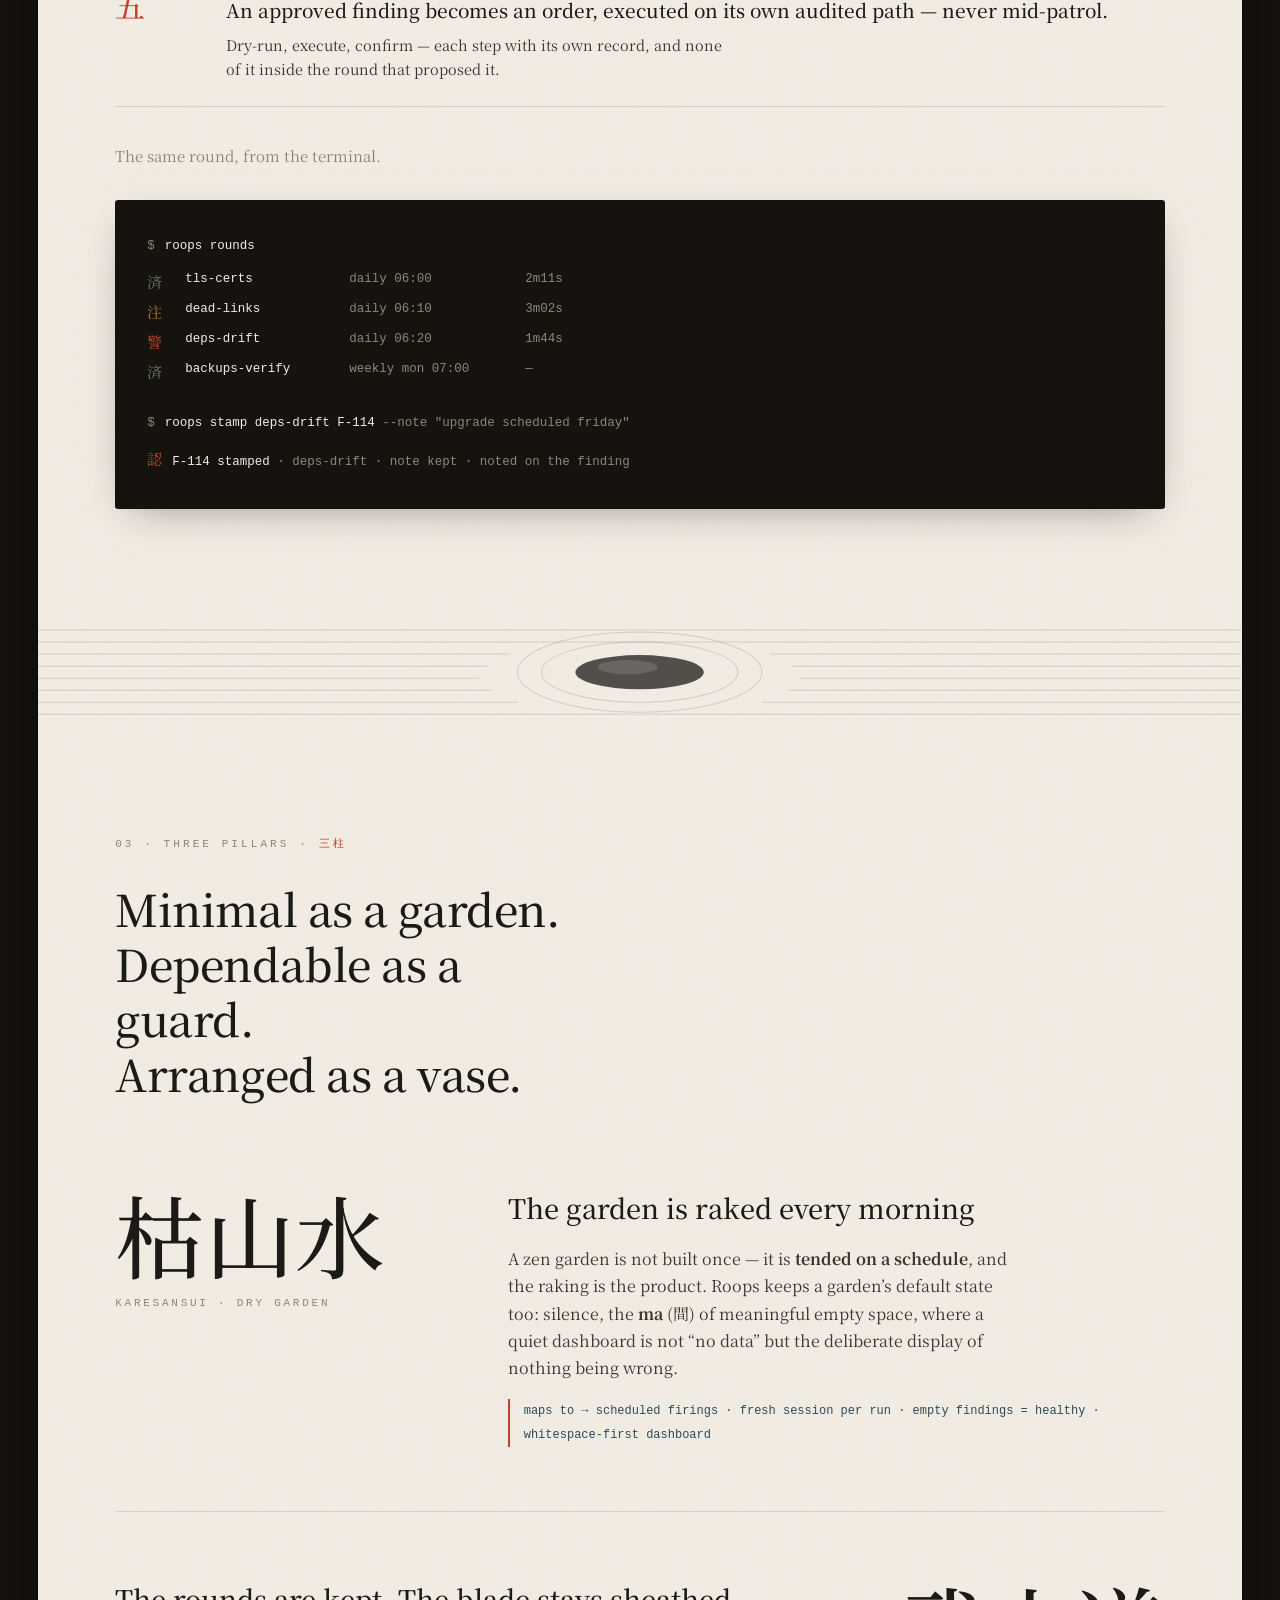
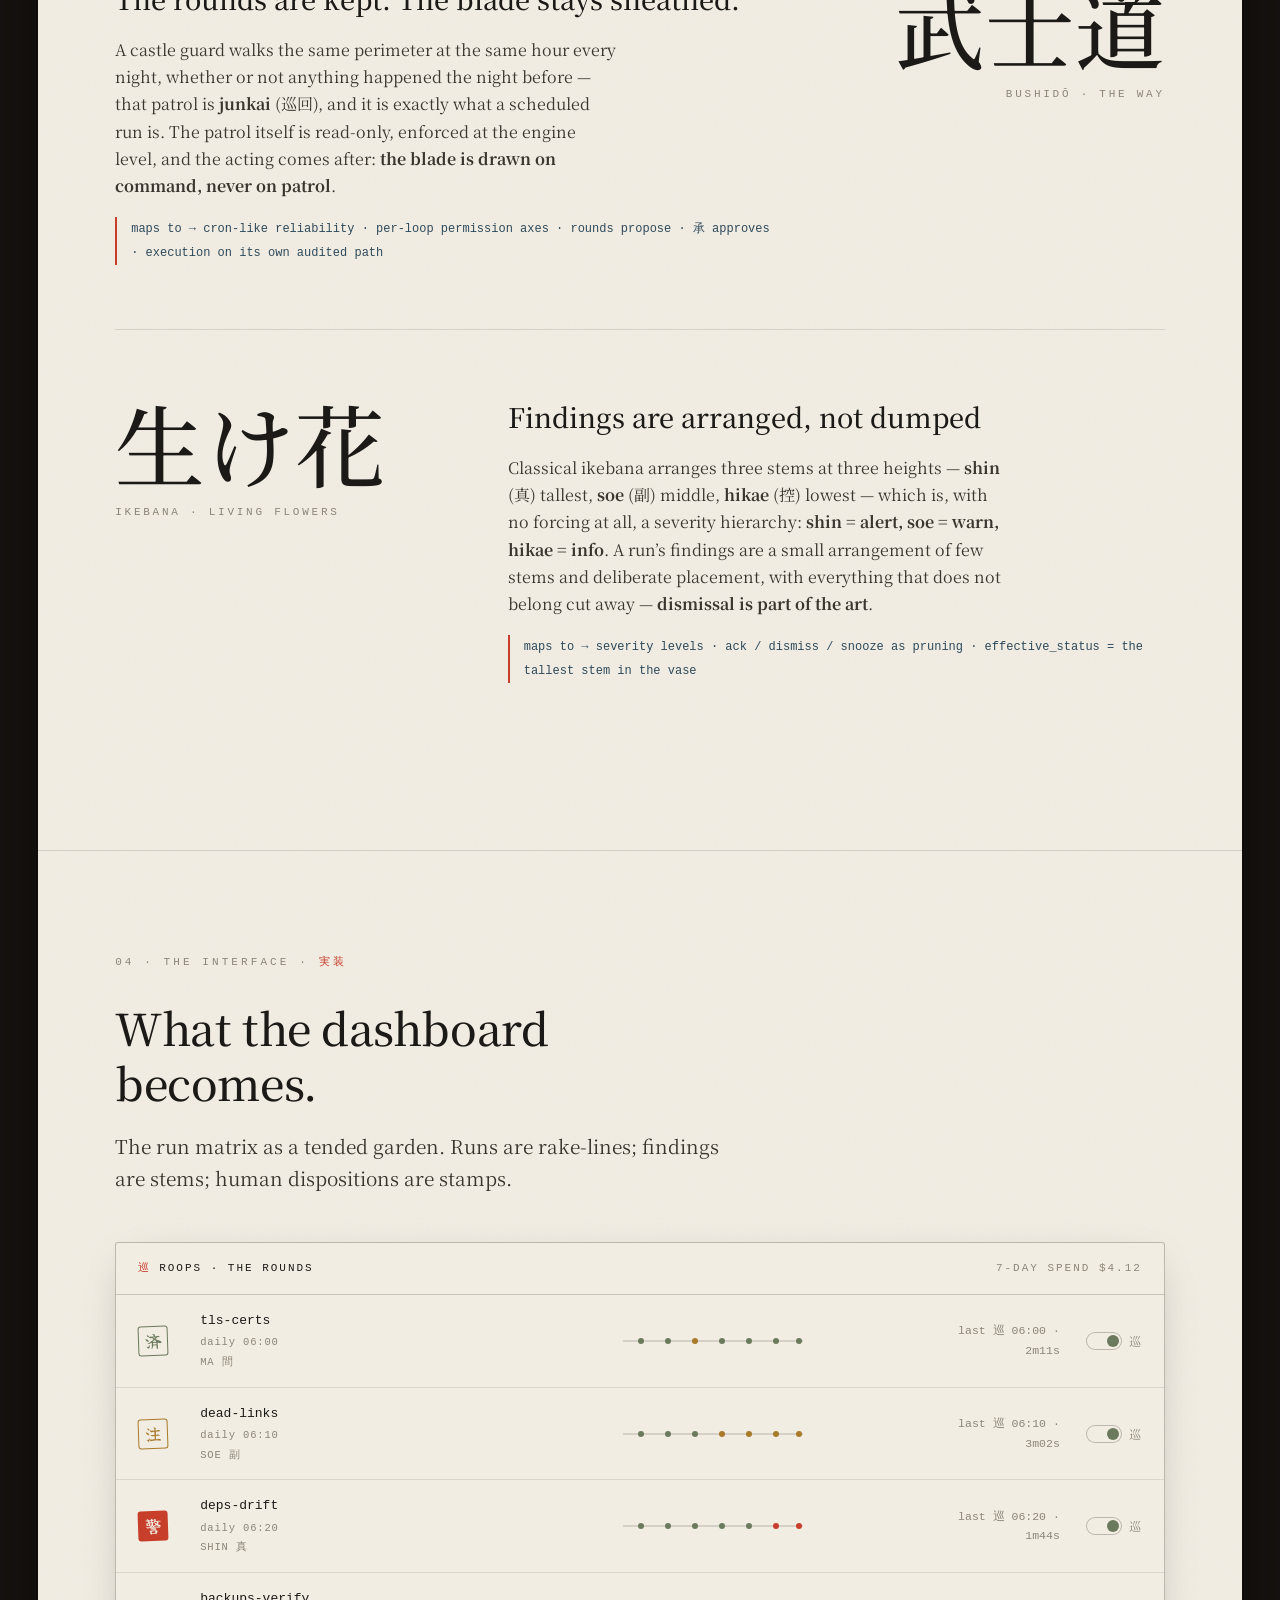
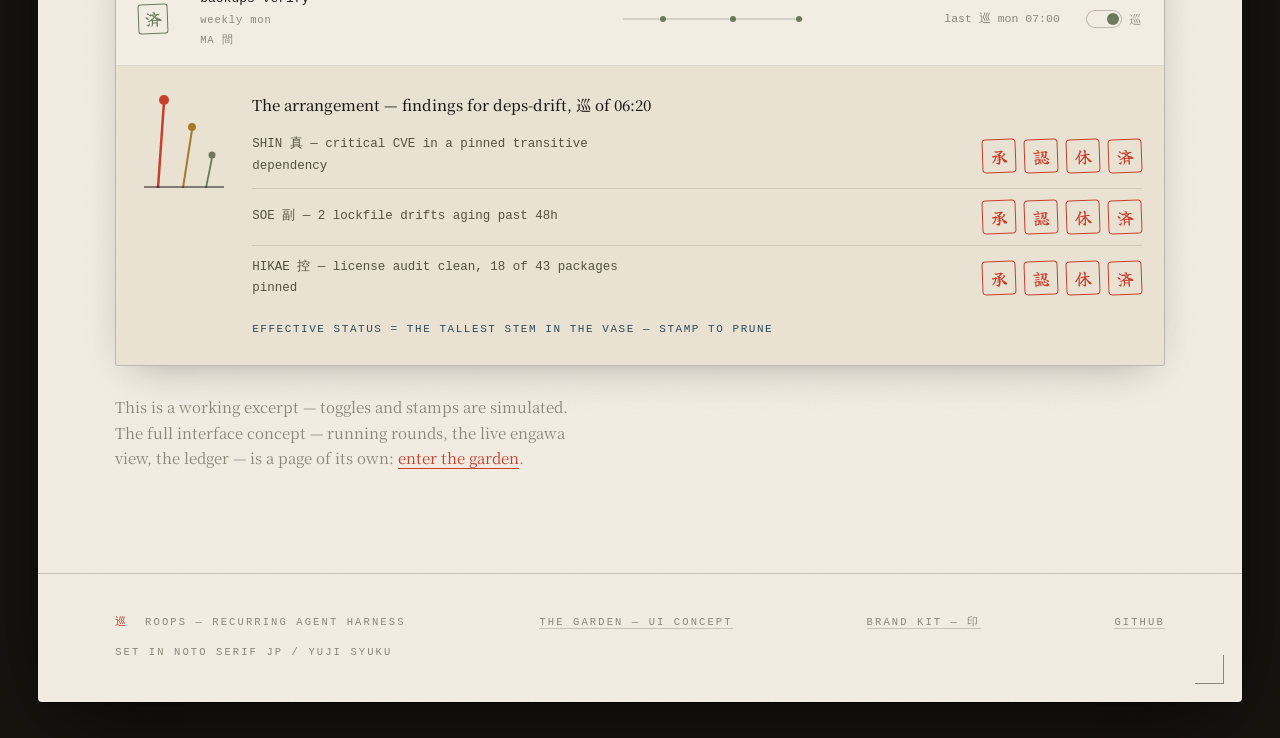
<file: site/index.html>
<!doctype html>
<html lang="en">
<head>
<meta charset="utf-8">
<meta name="viewport" content="width=device-width, initial-scale=1">
<title>Roops — ループス · Scheduled agent rounds</title>
<meta name="description" content="Roops is a thin harness for recurring agent jobs. Scheduled rounds, kept like a garden: raked every morning, touched by no one, quiet when all is well.">
<meta property="og:title" content="Roops — ループス">
<meta property="og:description" content="Scheduled agent rounds, kept like a garden. Read-only on patrol, quiet when all is well — and every finding is an action in waiting.">
<meta property="og:type" content="website">
<link rel="icon" href="data:image/svg+xml,%3Csvg xmlns='http://www.w3.org/2000/svg' viewBox='0 0 100 100'%3E%3Crect width='100' height='100' rx='14' fill='%23C73E2B'/%3E%3Ctext x='50' y='72' font-size='62' text-anchor='middle' fill='%23F2EDE3' font-family='serif'%3E%E5%B7%A1%3C/text%3E%3C/svg%3E">
<style>
  @import url('https://fonts.googleapis.com/css2?family=Noto+Serif+JP:wght@400;500;600&family=Yuji+Syuku&display=swap');
  :root {
    --sumi: #1C1A17;        /* 墨 ink */
    --sumi-deep: #16130F;   /* outer shell */
    --washi: #F2EDE3;       /* 生成 kinari paper */
    --washi-shade: #E9E2D3; /* layered paper */
    --shu: #C73E2B;         /* 朱 vermillion — the ONLY accent */
    --ai: #2E4A5B;          /* 藍 indigo — ink-adjacent, for quiet secondary text */
    --nibi: #8C8578;        /* 鈍 dull grey-brown, metadata */
    --koke: #6B7A5C;        /* 苔 moss — ok status only */
    --ochre: #A87A2A;       /* 黄土 warn status only */
    --serif: "Hiragino Mincho ProN", "Yu Mincho", "Noto Serif JP", Georgia, serif;
    --seal: "Yuji Syuku", "Hiragino Mincho ProN", "Yu Mincho", "Noto Serif JP", serif;
    --mono: ui-monospace, "SF Mono", "Cascadia Code", Menlo, monospace;
  }
  * { margin: 0; padding: 0; box-sizing: border-box; }
  html { scroll-behavior: smooth; }
  body {
    background: var(--sumi-deep);
    color: var(--sumi);
    font-family: var(--serif);
    line-height: 1.7;
    padding: clamp(12px, 3vw, 48px);
  }

  /* ---------- washi sheet ---------- */
  .sheet {
    position: relative;
    max-width: 1240px;
    margin: 0 auto;
    background:
      url("data:image/svg+xml,%3Csvg xmlns='http://www.w3.org/2000/svg' width='240' height='240'%3E%3Cfilter id='p'%3E%3CfeTurbulence type='fractalNoise' baseFrequency='0.9' numOctaves='2'/%3E%3CfeColorMatrix values='0 0 0 0 0.55 0 0 0 0 0.5 0 0 0 0 0.42 0 0 0 0.05 0'/%3E%3C/filter%3E%3Crect width='240' height='240' filter='url(%23p)'/%3E%3C/svg%3E"),
      var(--washi);
    border-radius: 4px;
    box-shadow: 0 1px 2px rgba(0,0,0,.5), 0 24px 80px -24px rgba(0,0,0,.8);
    overflow: hidden;
  }
  .sheet::before, .sheet::after {
    content: ""; position: absolute; width: 28px; height: 28px; pointer-events: none;
  }
  .sheet::before { top: 18px; left: 18px; border-top: 1px solid var(--nibi); border-left: 1px solid var(--nibi); }
  .sheet::after { bottom: 18px; right: 18px; border-bottom: 1px solid var(--nibi); border-right: 1px solid var(--nibi); }

  section { padding: clamp(48px, 8vw, 120px) clamp(24px, 6vw, 96px); }
  section + section { border-top: 1px solid rgba(28,26,23,.14); }

  .kicker {
    font-family: var(--mono); font-size: 11px; letter-spacing: .28em;
    text-transform: uppercase; color: var(--nibi); display: block; margin-bottom: 28px;
  }
  .kicker b { color: var(--shu); font-weight: 400; }

  h2 {
    font-weight: 500; font-size: clamp(28px, 4vw, 44px);
    letter-spacing: -.01em; line-height: 1.25; max-width: 18ch; margin-bottom: 20px;
  }
  p.lede { font-size: clamp(16px, 1.6vw, 19px); max-width: 58ch; color: #3A362F; }
  p.quiet { color: var(--nibi); font-size: 15px; max-width: 58ch; }

  /* ---------- hero ---------- */
  .hero {
    display: grid; grid-template-columns: 1fr auto; gap: 24px;
    align-items: center; min-height: min(78vh, 780px); position: relative;
  }
  .hero-type { padding-right: 4vw; }
  .wordmark {
    font-size: clamp(64px, 11vw, 148px); font-weight: 500;
    letter-spacing: -.03em; line-height: .95; margin: 24px 0 8px;
    white-space: nowrap;
  }
  .wordmark .enso { position: relative; display: inline-block; width: 1.3em; }
  .wordmark .enso svg {
    position: absolute; width: 1.416em; height: 1.416em;
    left: .04em; bottom: -.271em;
    pointer-events: none;
  }
  .romaji { font-family: var(--mono); font-size: 13px; letter-spacing: .35em; color: var(--nibi); margin-bottom: 36px; }
  .hero-tag { font-size: clamp(17px, 1.8vw, 21px); max-width: 44ch; color: #3A362F; }
  .hero-tag em { font-style: normal; border-bottom: 1px solid var(--shu); }
  .cta-row { display: flex; flex-wrap: wrap; gap: 14px; margin-top: 40px; }
  .cta {
    font-family: var(--mono); font-size: 12px; letter-spacing: .14em; text-transform: uppercase;
    color: var(--washi); background: var(--sumi); text-decoration: none;
    padding: 14px 22px; border: 1px solid var(--sumi); border-radius: 3px;
    transition: transform .25s cubic-bezier(0.16,1,0.3,1), background .25s, border-color .25s, color .25s;
  }
  .cta span { color: rgba(242,237,227,.55); }
  .cta:hover { background: var(--shu); border-color: var(--shu); }
  .cta:active { transform: scale(0.98); }
  .cta.ghost { background: transparent; color: var(--sumi); }
  .cta.ghost span { color: var(--nibi); }
  .cta.ghost:hover { background: transparent; border-color: var(--shu); color: var(--shu); }
  .cta.ghost:hover span { color: var(--shu); }
  p.quiet a { color: var(--shu); text-decoration: none; border-bottom: 1px solid var(--shu); }

  .vertical-rail {
    writing-mode: vertical-rl; text-orientation: upright;
    font-size: clamp(20px, 2.4vw, 30px); letter-spacing: .5em;
    color: var(--sumi); opacity: .82; padding: 12px 0;
    border-left: 1px solid rgba(28,26,23,.18); padding-left: clamp(16px, 2.5vw, 36px);
    align-self: stretch; display: flex; align-items: flex-start;
  }
  .vertical-rail small {
    font-family: var(--mono); font-size: 10px; letter-spacing: .3em;
    color: var(--nibi); margin-top: 24px; text-orientation: mixed;
  }

  .enso-path {
    fill: none; stroke: var(--sumi); stroke-linecap: round;
    stroke-dasharray: 1000; stroke-dashoffset: 1000;
    animation: draw 2.2s cubic-bezier(0.65, 0, 0.35, 1) .4s forwards;
  }
  @keyframes draw { to { stroke-dashoffset: 0; } }

  /* ---------- what it is ---------- */
  .facts {
    display: grid; grid-template-columns: 1fr 1fr; gap: 1px;
    background: rgba(28,26,23,.18); border: 1px solid rgba(28,26,23,.18); margin-top: 44px;
  }
  .fact { background: var(--washi); padding: clamp(24px, 3.5vw, 44px); }
  .fact .num { font-size: 30px; font-weight: 500; color: var(--shu); display: block; margin-bottom: 14px; }
  .fact h3 { font-size: clamp(17px, 1.9vw, 21px); font-weight: 500; margin-bottom: 10px; }
  .fact p { font-size: 14.5px; color: #3A362F; max-width: 48ch; }
  .fact p code { font-family: var(--mono); font-size: 12px; background: var(--washi-shade); padding: 2px 7px; border-radius: 2px; }

  /* ---------- round lifecycle ---------- */
  .steps { border-top: 1px solid rgba(28,26,23,.2); margin-top: 44px; }
  .step {
    display: grid; grid-template-columns: 72px 1fr; gap: clamp(16px, 3vw, 40px);
    padding: 24px 0; border-bottom: 1px solid rgba(28,26,23,.12); align-items: baseline;
  }
  .step .no { font-size: 30px; font-weight: 500; color: var(--shu); line-height: 1; }
  .step .t { display: block; font-size: clamp(16px, 1.8vw, 19px); font-weight: 500; margin-bottom: 6px; }
  .step .t .hn { color: var(--shu); }
  .step .d { display: block; font-size: 14.5px; color: #3A362F; max-width: 64ch; }

  /* ---------- CLI strip ---------- */
  .cli {
    margin-top: 32px; background: var(--sumi-deep); border-radius: 3px;
    box-shadow: 0 12px 40px -18px rgba(28,26,23,.5);
    overflow-x: auto;
  }
  .cli-body {
    min-width: 560px; padding: clamp(22px, 3vw, 34px) clamp(20px, 3vw, 32px);
    font-family: var(--mono); font-size: 12.5px; line-height: 2; color: var(--washi);
  }
  .cli-cmd { white-space: nowrap; }
  .cli-cmd .p { color: var(--nibi); margin-right: 10px; }
  .cli-cmd .arg { color: var(--nibi); }
  .cli-rows { margin: 8px 0 24px; }
  .cli-row { display: grid; grid-template-columns: 26px 152px 164px 1fr; gap: 12px; white-space: nowrap; }
  .cli-row .k { font-family: var(--serif); font-size: 15px; }
  .cli-row .k.ok { color: var(--koke); }
  .cli-row .k.warn { color: var(--ochre); }
  .cli-row .k.alert { color: var(--shu); }
  .cli-row .meta { color: var(--nibi); }
  .cli-res { margin-top: 8px; white-space: nowrap; }
  .cli-res .k { font-family: var(--serif); font-size: 15px; color: var(--shu); margin-right: 10px; }
  .cli-res .meta { color: var(--nibi); }

  /* ---------- pillars (asymmetric rows) ---------- */
  .pillar {
    display: grid; grid-template-columns: minmax(120px, 1fr) 2fr;
    gap: clamp(24px, 5vw, 80px); padding: clamp(36px, 5vw, 64px) 0;
  }
  .pillar + .pillar { border-top: 1px solid rgba(28,26,23,.12); }
  .pillar:nth-child(even) { grid-template-columns: 2fr minmax(120px, 1fr); }
  .pillar:nth-child(even) .pillar-mark { order: 2; text-align: right; }
  .pillar-mark .kanji { font-size: clamp(56px, 7vw, 96px); font-weight: 500; line-height: 1.1; display: block; }
  .pillar-mark .reading { font-family: var(--mono); font-size: 11px; letter-spacing: .25em; color: var(--nibi); text-transform: uppercase; display: block; margin-top: 10px; }
  .pillar-body h3 { font-size: clamp(20px, 2.2vw, 27px); font-weight: 500; margin-bottom: 14px; }
  .pillar-body p { max-width: 56ch; color: #3A362F; margin-bottom: 12px; }
  .pillar-body .maps-to {
    font-family: var(--mono); font-size: 12px; color: var(--ai);
    border-left: 2px solid var(--shu); padding-left: 14px; margin-top: 18px; line-height: 2;
    display: block;
  }

  /* ---------- karesansui divider ---------- */
  .rake { display: block; width: 100%; height: auto; margin: 0; opacity: .9; }

  /* ---------- UI articulation (dashboard mock) ---------- */
  .mock {
    margin-top: 48px; background: var(--washi);
    border: 1px solid rgba(28,26,23,.25); border-radius: 3px;
    box-shadow: 0 12px 40px -18px rgba(28,26,23,.4);
    overflow-x: auto;
  }
  .mock-chrome {
    display: flex; align-items: baseline; justify-content: space-between; gap: 16px;
    padding: 16px 22px; border-bottom: 1px solid rgba(28,26,23,.2);
    font-family: var(--mono); font-size: 11px; letter-spacing: .18em; color: var(--nibi);
  }
  .mock-chrome .t { color: var(--sumi); }
  .mock-chrome .t .jp { color: var(--shu); margin-right: 8px; }
  .loop-row {
    display: grid; grid-template-columns: 44px 1.4fr 1fr 130px 64px; gap: 18px;
    align-items: center; padding: 15px 22px; min-width: 640px;
    border-bottom: 1px solid rgba(28,26,23,.1);
    transition: background .25s cubic-bezier(0.16, 1, 0.3, 1), opacity .8s cubic-bezier(0.16, 1, 0.3, 1);
  }
  .loop-row:hover { background: rgba(28,26,23,.035); }
  .stamp {
    width: 30px; height: 30px; border-radius: 3px; font-size: 17px;
    display: flex; align-items: center; justify-content: center;
    font-family: var(--seal); transform: rotate(-2deg);
  }
  .stamp.ok { border: 1.5px solid var(--koke); color: var(--koke); }
  .stamp.warn { border: 1.5px solid var(--ochre); color: var(--ochre); }
  .stamp.alert { background: var(--shu); color: var(--washi); }
  .loop-name { font-family: var(--mono); font-size: 13px; color: var(--sumi); }
  .loop-name small { display: block; font-size: 10.5px; color: var(--nibi); letter-spacing: .08em; margin-top: 2px; }
  .rake-spark { display: block; width: 100%; max-width: 180px; height: 22px; }
  .rake-spark line { stroke: rgba(28,26,23,.28); stroke-width: 1; }
  .rake-spark circle.run-ok { fill: var(--koke); }
  .rake-spark circle.run-warn { fill: var(--ochre); }
  .rake-spark circle.run-alert { fill: var(--shu); }
  .last-run { font-family: var(--mono); font-size: 11.5px; color: var(--nibi); text-align: right; }

  /* ---------- the off switch — 巡 rounds on / 休 rest (lifted from ui.html) ---------- */
  .sw-cell { display: flex; align-items: center; justify-content: flex-end; gap: 7px; }
  .rsw { background: none; border: 0; padding: 0; cursor: pointer; display: inline-flex; align-items: center; border-radius: 9px; }
  .rsw:focus-visible { outline: 1px solid var(--shu); outline-offset: 3px; }
  .sw-track {
    display: block; position: relative; width: 36px; height: 18px; border-radius: 9px;
    border: 1px solid rgba(28,26,23,.25); background: var(--washi);
    transition: background .8s cubic-bezier(0.16, 1, 0.3, 1),
                border-color .8s cubic-bezier(0.16, 1, 0.3, 1);
  }
  .rsw:hover .sw-track { border-color: var(--nibi); }
  .sw-knob {
    position: absolute; top: 2px; left: 20px; width: 12px; height: 12px; border-radius: 50%;
    background: var(--koke);
    transition: left .8s cubic-bezier(0.16, 1, 0.3, 1), background .8s cubic-bezier(0.16, 1, 0.3, 1);
  }
  .rsw[aria-checked="false"] .sw-track { background: var(--washi-shade); }
  .rsw[aria-checked="false"] .sw-knob { left: 2px; background: var(--nibi); }
  .sw-lab { font-family: var(--serif); font-size: 12px; line-height: 1; color: var(--nibi); width: 13px; flex: none; }

  /* a loop at rest — 休止 */
  .loop-row.is-off { opacity: .5; }
  .loop-row.is-off:hover { opacity: .84; background: rgba(28,26,23,.02); }
  .loop-row.is-off .stamp { background: none; border: 1.5px solid var(--nibi); color: var(--nibi); }

  .findings-note {
    display: grid; grid-template-columns: auto 1fr; gap: 24px; align-items: start;
    padding: 26px 22px; background: var(--washi-shade); min-width: 640px;
  }
  .stems { height: 96px; }
  .stems g { transition: opacity .8s cubic-bezier(0.16, 1, 0.3, 1); }
  .findings-note .fx b { font-weight: 500; display: block; margin-bottom: 6px; font-size: 15px; }
  .findings-note .fx .lv { font-family: var(--mono); font-size: 11px; letter-spacing: .14em; margin-top: 10px; display: block; color: var(--ai); }

  /* ---------- the arrangement — findings rows with hanko buttons ---------- */
  .arr-row {
    display: flex; flex-wrap: wrap; align-items: center; justify-content: space-between;
    gap: 10px 18px; padding: 11px 0; border-bottom: 1px solid rgba(28,26,23,.12);
  }
  .arr-row:last-of-type { border-bottom: none; }
  .arr-t { font-family: var(--mono); font-size: 12.5px; color: #55503F; max-width: 52ch; transition: opacity .8s cubic-bezier(0.16, 1, 0.3, 1); }
  .arr-btns { display: flex; gap: 8px; flex: none; align-items: center; }
  .arr-row.stamped .arr-t { opacity: .45; }
  .hanko-btn {
    width: 34px; height: 34px; border-radius: 4px; border: 1.5px solid var(--shu);
    background: transparent; color: var(--shu); font-family: var(--seal); font-size: 17px;
    cursor: pointer; transform: rotate(-2deg);
    transition: background .3s cubic-bezier(0.16, 1, 0.3, 1),
                color .3s cubic-bezier(0.16, 1, 0.3, 1),
                transform .15s cubic-bezier(0.16, 1, 0.3, 1);
  }
  .hanko-btn:hover { background: rgba(199,62,43,.08); }
  .hanko-btn:active { transform: rotate(-2deg) scale(.94); background: var(--shu); color: var(--washi); }
  .hanko-btn:disabled { opacity: .25; cursor: default; }
  .stamp-mark {
    font-family: var(--seal); font-size: 18px; color: var(--shu);
    transform: rotate(-4deg); display: inline-block; margin-left: 8px;
  }

  /* ---------- footer ---------- */
  footer {
    padding: 40px clamp(24px, 6vw, 96px); border-top: 1px solid rgba(28,26,23,.2);
    display: flex; flex-wrap: wrap; gap: 12px 40px; justify-content: space-between;
    font-family: var(--mono); font-size: 10.5px; letter-spacing: .2em; color: var(--nibi); text-transform: uppercase;
  }
  footer .f-shu { color: var(--shu); }
  footer a { color: var(--nibi); text-decoration: none; border-bottom: 1px solid rgba(140,133,120,.4); }
  footer a:hover { color: var(--sumi); }

  /* ---------- reveal motion ---------- */
  .reveal { opacity: 0; transform: translateY(22px); transition: opacity .8s cubic-bezier(0.16, 1, 0.3, 1), transform .8s cubic-bezier(0.16, 1, 0.3, 1); transition-delay: calc(var(--i, 0) * 110ms); }
  .reveal.in { opacity: 1; transform: none; }
  @media (prefers-reduced-motion: reduce) {
    .reveal { opacity: 1; transform: none; transition: none; }
    .enso-path { animation: none; stroke-dashoffset: 0; }
    .loop-row, .sw-track, .sw-knob, .hanko-btn, .arr-t, .stems g { transition: none; }
  }

  /* ---------- mobile collapse ---------- */
  @media (max-width: 767px) {
    .hero { grid-template-columns: 1fr; min-height: auto; padding-top: 24px; }
    .vertical-rail { display: none; }
    .facts { grid-template-columns: 1fr; }
    .step { grid-template-columns: 46px 1fr; gap: 14px; }
    .pillar, .pillar:nth-child(even) { grid-template-columns: 1fr; gap: 18px; }
    .pillar:nth-child(even) .pillar-mark { order: 0; text-align: left; }
  }
</style>
</head>
<body>
<div class="sheet">

  <!-- ================= HERO ================= -->
  <section class="hero">
    <div class="hero-type">
      <span class="kicker reveal">ようこそ · welcome to the zen garden · <b>巡</b></span>
      <div class="wordmark reveal" style="--i:1">roops<span class="enso" aria-hidden="true"><svg viewBox="0 0 200 200">
        <path class="enso-path" d="M 108 22 C 62 20 24 58 24 102 C 24 148 62 182 106 180 C 148 178 178 144 177 102 C 176 66 152 38 122 28" stroke-width="9"/>
        <path class="enso-path" d="M 112 26 C 74 22 32 56 30 100 C 28 146 64 178 106 176" stroke-width="3" opacity=".4" style="animation-delay:.55s"/>
      </svg></span></div>
      <div class="romaji reveal" style="--i:2">ルー プス &nbsp;·&nbsp; RŪPUSU</div>
      <p class="hero-tag reveal" style="--i:3">Scheduled agent rounds, kept like a garden. <em>Raked every morning</em>, touched by no one, and quiet when all is well.</p>
      <div class="cta-row reveal" style="--i:4">
        <a class="cta" href="./ui.html">Enter the garden <span>— interface concept</span></a>
        <a class="cta ghost" href="https://github.com/ytubecoder/roops">Source <span>— github</span></a>
      </div>
    </div>
    <div class="vertical-rail reveal" style="--i:2">
      ループス
      <small>巡回 · JUNKAI — THE ROUNDS</small>
    </div>
  </section>

  <!-- ================= WHAT IT IS ================= -->
  <section>
    <span class="kicker reveal">01 · What it is · <b>何</b></span>
    <h2 class="reveal">Small agents, on a schedule, that watch and report.</h2>
    <p class="lede reveal" style="--i:1">Roops is a thin harness for recurring agent jobs — the boring, valuable kind: audits, drift checks, health sweeps. Each loop wakes on its schedule, looks at one thing carefully, files its findings, and disappears.</p>
    <div class="facts">
      <div class="fact reveal"><span class="num">一</span><h3>Rounds, not sessions</h3><p>Every firing is a fresh agent with no memory of the last run. State lives in the harness — run history, findings, dispositions — never in the model. The patrol is the same every night; only the garden changes.</p></div>
      <div class="fact reveal" style="--i:1"><span class="num">二</span><h3>Rounds are read-only — but findings are actions in waiting</h3><p>While on patrol, a loop can only look and speak. That is enforced beneath the model — write sandbox, tool restrictions, no network — not promised in a prompt. But don’t mistake the patrol for the product: findings are written as fully-specified actions, precise enough to execute as-is. Nothing changes <em>during</em> a round; things change <em>because of</em> one.</p></div>
      <div class="fact reveal" style="--i:2"><span class="num">三</span><h3>Your seal moves the world</h3><p>Findings flow to one place — <code>roops stamp</code>. Acknowledge, dismiss, snooze only quiet the garden. Approval, <strong>承</strong>, is different: an approved finding becomes an order, executed on its own audited path — dry-run, execute, confirm — never mid-patrol. Approve the same thing often enough and Roops asks to make the approval standing. Autonomy is earned, one seal at a time.</p></div>
      <div class="fact reveal" style="--i:3"><span class="num">四</span><h3>Engine-neutral</h3><p>Prompts are written for no particular model. Engines are switchable per loop — one CLI-driven agent today, a different one tomorrow, a local model later. The harness outlives any engine it runs.</p></div>
    </div>
  </section>

  <!-- ================= HOW A ROUND WORKS ================= -->
  <section>
    <span class="kicker reveal">02 · How a round works · <b>巡回</b></span>
    <h2 class="reveal">From the schedule to your seal.</h2>
    <p class="lede reveal" style="--i:1">A firing is five moves, always the same five. Nothing is resident between them: the round starts empty, and what it brings back waits for you.</p>

    <div class="steps">
      <div class="step reveal">
        <span class="no">一</span>
        <div>
          <h3 class="t">The schedule fires — launchd, not a daemon.</h3>
          <p class="d">Nothing runs between rounds. The operating system wakes the loop at its hour and hands it a clean process.</p>
        </div>
      </div>
      <div class="step reveal" style="--i:1">
        <span class="no">二</span>
        <div>
          <h3 class="t">A fresh agent walks the patrol — read-only by enforcement, not by promise.</h3>
          <p class="d">No memory of the last round, and no way to alter this one: write sandbox, restricted tools, no network. All of it sits beneath the model; none of it is prompt text.</p>
        </div>
      </div>
      <div class="step reveal" style="--i:2">
        <span class="no">三</span>
        <div>
          <h3 class="t">Findings come back arranged by severity — shin 真, soe 副, hikae 控.</h3>
          <p class="d">Few stems, deliberate placement, everything that does not belong cut away. An empty arrangement is the healthy one.</p>
        </div>
      </div>
      <div class="step reveal" style="--i:3">
        <span class="no">四</span>
        <div>
          <h3 class="t">You stamp — <span class="hn">認</span> ack · <span class="hn">休</span> snooze · <span class="hn">済</span> settle · <span class="hn">承</span> approve.</h3>
          <p class="d">The first three quiet the garden, and the loop stops raising what you have already answered. The fourth is not a quieting.</p>
        </div>
      </div>
      <div class="step reveal" style="--i:4">
        <span class="no">五</span>
        <div>
          <h3 class="t">An approved finding becomes an order, executed on its own audited path — never mid-patrol.</h3>
          <p class="d">Dry-run, execute, confirm — each step with its own record, and none of it inside the round that proposed it.</p>
        </div>
      </div>
    </div>

    <p class="quiet reveal" style="--i:1; margin-top:36px">The same round, from the terminal.</p>
    <div class="cli reveal" style="--i:2">
      <div class="cli-body">
        <div class="cli-cmd"><span class="p">$</span>roops rounds</div>
        <div class="cli-rows">
          <div class="cli-row"><span class="k ok">済</span><span>tls-certs</span><span class="meta">daily 06:00</span><span class="meta">2m11s</span></div>
          <div class="cli-row"><span class="k warn">注</span><span>dead-links</span><span class="meta">daily 06:10</span><span class="meta">3m02s</span></div>
          <div class="cli-row"><span class="k alert">警</span><span>deps-drift</span><span class="meta">daily 06:20</span><span class="meta">1m44s</span></div>
          <div class="cli-row"><span class="k ok">済</span><span>backups-verify</span><span class="meta">weekly mon 07:00</span><span class="meta">—</span></div>
        </div>
        <div class="cli-cmd"><span class="p">$</span>roops stamp deps-drift F-114 <span class="arg">--note "upgrade scheduled friday"</span></div>
        <div class="cli-res"><span class="k">認</span>F-114 stamped <span class="meta">· deps-drift · note kept · noted on the finding</span></div>
      </div>
    </div>
  </section>

  <!-- ================= KARESANSUI DIVIDER ================= -->
  <svg class="rake" viewBox="0 0 1200 120" preserveAspectRatio="xMidYMid slice" aria-hidden="true">
    <g stroke="#1C1A17" stroke-opacity=".16" stroke-width="1" fill="none">
      <line x1="0" y1="18" x2="1200" y2="18"/><line x1="0" y1="30" x2="1200" y2="30"/>
      <line x1="0" y1="42" x2="470" y2="42"/><line x1="730" y1="42" x2="1200" y2="42"/>
      <line x1="0" y1="54" x2="448" y2="54"/><line x1="752" y1="54" x2="1200" y2="54"/>
      <line x1="0" y1="66" x2="440" y2="66"/><line x1="760" y1="66" x2="1200" y2="66"/>
      <line x1="0" y1="78" x2="452" y2="78"/><line x1="748" y1="78" x2="1200" y2="78"/>
      <line x1="0" y1="90" x2="478" y2="90"/><line x1="722" y1="90" x2="1200" y2="90"/>
      <line x1="0" y1="102" x2="1200" y2="102"/>
      <ellipse cx="600" cy="60" rx="122" ry="40"/>
      <ellipse cx="600" cy="60" rx="98" ry="30"/>
    </g>
    <ellipse cx="600" cy="60" rx="64" ry="17" fill="#1C1A17" fill-opacity=".82"/>
    <ellipse cx="588" cy="55" rx="30" ry="7" fill="#F2EDE3" fill-opacity=".14"/>
  </svg>

  <!-- ================= PILLARS ================= -->
  <section>
    <span class="kicker reveal">03 · Three pillars · <b>三柱</b></span>
    <h2 class="reveal">Minimal as a garden.<br>Dependable as a guard.<br>Arranged as a vase.</h2>

    <div class="pillar">
      <div class="pillar-mark reveal"><span class="kanji">枯山水</span><span class="reading">karesansui · dry garden</span></div>
      <div class="pillar-body">
        <h3 class="reveal" style="--i:1">The garden is raked every morning</h3>
        <p class="reveal" style="--i:2">A zen garden is not built once — it is <strong>tended on a schedule</strong>, and the raking is the product. Roops keeps a garden’s default state too: silence, the <strong>ma</strong> (間) of meaningful empty space, where a quiet dashboard is not “no data” but the deliberate display of nothing being wrong.</p>
        <span class="maps-to">maps&nbsp;to → scheduled firings · fresh session per run · empty findings = healthy · whitespace-first dashboard</span>
      </div>
    </div>

    <div class="pillar">
      <div class="pillar-mark reveal"><span class="kanji">武士道</span><span class="reading">bushidō · the way</span></div>
      <div class="pillar-body">
        <h3 class="reveal" style="--i:1">The rounds are kept. The blade stays sheathed.</h3>
        <p class="reveal" style="--i:2">A castle guard walks the same perimeter at the same hour every night, whether or not anything happened the night before — that patrol is <strong>junkai</strong> (巡回), and it is exactly what a scheduled run is. The patrol itself is read-only, enforced at the engine level, and the acting comes after: <strong>the blade is drawn on command, never on patrol</strong>.</p>
        <span class="maps-to">maps&nbsp;to → cron-like reliability · per-loop permission axes · rounds propose · 承 approves · execution on its own audited path</span>
      </div>
    </div>

    <div class="pillar">
      <div class="pillar-mark reveal"><span class="kanji">生け花</span><span class="reading">ikebana · living flowers</span></div>
      <div class="pillar-body">
        <h3 class="reveal" style="--i:1">Findings are arranged, not dumped</h3>
        <p class="reveal" style="--i:2">Classical ikebana arranges three stems at three heights — <strong>shin</strong> (真) tallest, <strong>soe</strong> (副) middle, <strong>hikae</strong> (控) lowest — which is, with no forcing at all, a severity hierarchy: <strong>shin = alert, soe = warn, hikae = info</strong>. A run’s findings are a small arrangement of few stems and deliberate placement, with everything that does not belong cut away — <strong>dismissal is part of the art</strong>.</p>
        <span class="maps-to">maps&nbsp;to → severity levels · ack / dismiss / snooze as pruning · effective_status = the tallest stem in the vase</span>
      </div>
    </div>
  </section>

  <!-- ================= THE INTERFACE ================= -->
  <section>
    <span class="kicker reveal">04 · The interface · <b>実装</b></span>
    <h2 class="reveal">What the dashboard becomes.</h2>
    <p class="lede reveal" style="--i:1">The run matrix as a tended garden. Runs are rake-lines; findings are stems; human dispositions are stamps.</p>

    <div class="mock reveal" style="--i:2">
      <div class="mock-chrome">
        <span class="t"><span class="jp">巡</span>ROOPS · THE ROUNDS</span>
        <span>7-DAY SPEND $4.12</span>
      </div>

      <div class="loop-row">
        <div class="stamp ok">済</div>
        <div class="loop-name">tls-certs<small>daily 06:00</small><small>MA 間</small></div>
        <svg class="rake-spark" viewBox="0 0 180 22"><line x1="0" y1="11" x2="180" y2="11"/><circle cx="18" cy="11" r="3" class="run-ok"/><circle cx="45" cy="11" r="3" class="run-ok"/><circle cx="72" cy="11" r="3" class="run-warn"/><circle cx="99" cy="11" r="3" class="run-ok"/><circle cx="126" cy="11" r="3" class="run-ok"/><circle cx="153" cy="11" r="3" class="run-ok"/><circle cx="176" cy="11" r="3" class="run-ok"/></svg>
        <div class="last-run">last 巡 06:00 · 2m11s</div>
        <div class="sw-cell">
          <button class="rsw" type="button" role="switch" aria-checked="true" aria-label="toggle rounds for tls-certs"><span class="sw-track"><span class="sw-knob"></span></span></button>
          <span class="sw-lab" aria-hidden="true">巡</span>
        </div>
      </div>

      <div class="loop-row">
        <div class="stamp warn">注</div>
        <div class="loop-name">dead-links<small>daily 06:10</small><small>SOE 副</small></div>
        <svg class="rake-spark" viewBox="0 0 180 22"><line x1="0" y1="11" x2="180" y2="11"/><circle cx="18" cy="11" r="3" class="run-ok"/><circle cx="45" cy="11" r="3" class="run-ok"/><circle cx="72" cy="11" r="3" class="run-ok"/><circle cx="99" cy="11" r="3" class="run-warn"/><circle cx="126" cy="11" r="3" class="run-warn"/><circle cx="153" cy="11" r="3" class="run-warn"/><circle cx="176" cy="11" r="3" class="run-warn"/></svg>
        <div class="last-run">last 巡 06:10 · 3m02s</div>
        <div class="sw-cell">
          <button class="rsw" type="button" role="switch" aria-checked="true" aria-label="toggle rounds for dead-links"><span class="sw-track"><span class="sw-knob"></span></span></button>
          <span class="sw-lab" aria-hidden="true">巡</span>
        </div>
      </div>

      <div class="loop-row">
        <div class="stamp alert" id="dd-stamp">警</div>
        <div class="loop-name">deps-drift<small>daily 06:20</small><small>SHIN 真</small></div>
        <svg class="rake-spark" viewBox="0 0 180 22"><line x1="0" y1="11" x2="180" y2="11"/><circle cx="18" cy="11" r="3" class="run-ok"/><circle cx="45" cy="11" r="3" class="run-ok"/><circle cx="72" cy="11" r="3" class="run-ok"/><circle cx="99" cy="11" r="3" class="run-ok"/><circle cx="126" cy="11" r="3" class="run-ok"/><circle cx="153" cy="11" r="3" class="run-alert"/><circle cx="176" cy="11" r="3" class="run-alert"/></svg>
        <div class="last-run">last 巡 06:20 · 1m44s</div>
        <div class="sw-cell">
          <button class="rsw" type="button" role="switch" aria-checked="true" aria-label="toggle rounds for deps-drift"><span class="sw-track"><span class="sw-knob"></span></span></button>
          <span class="sw-lab" aria-hidden="true">巡</span>
        </div>
      </div>

      <div class="loop-row">
        <div class="stamp ok">済</div>
        <div class="loop-name">backups-verify<small>weekly mon</small><small>MA 間</small></div>
        <svg class="rake-spark" viewBox="0 0 180 22"><line x1="0" y1="11" x2="180" y2="11"/><circle cx="40" cy="11" r="3" class="run-ok"/><circle cx="110" cy="11" r="3" class="run-ok"/><circle cx="176" cy="11" r="3" class="run-ok"/></svg>
        <div class="last-run">last 巡 mon 07:00</div>
        <div class="sw-cell">
          <button class="rsw" type="button" role="switch" aria-checked="true" aria-label="toggle rounds for backups-verify"><span class="sw-track"><span class="sw-knob"></span></span></button>
          <span class="sw-lab" aria-hidden="true">巡</span>
        </div>
      </div>

      <div class="findings-note" id="arr">
        <svg class="stems" viewBox="0 0 90 96" aria-hidden="true">
          <g data-stem="shin"><line x1="20" y1="96" x2="26" y2="10" stroke="#C73E2B" stroke-width="2.5"/><circle cx="26" cy="8" r="5" fill="#C73E2B"/></g>
          <g data-stem="soe"><line x1="45" y1="96" x2="54" y2="38" stroke="#A87A2A" stroke-width="2"/><circle cx="54" cy="35" r="4" fill="#A87A2A"/></g>
          <g data-stem="hikae"><line x1="68" y1="96" x2="74" y2="66" stroke="#6B7A5C" stroke-width="1.8"/><circle cx="74" cy="63" r="3.5" fill="#6B7A5C"/></g>
          <line x1="6" y1="95" x2="86" y2="95" stroke="#1C1A17" stroke-opacity=".5" stroke-width="2"/>
        </svg>
        <div class="fx">
          <b>The arrangement — findings for deps-drift, 巡 of 06:20</b>
          <div class="arr-row" data-f="shin"><span class="arr-t">SHIN 真 — critical CVE in a pinned transitive dependency</span>
            <span class="arr-btns"><button class="hanko-btn" data-k="承" title="approve — becomes an order">承</button><button class="hanko-btn" data-k="認" title="acknowledge">認</button><button class="hanko-btn" data-k="休" title="snooze">休</button><button class="hanko-btn" data-k="済" title="settle">済</button></span></div>
          <div class="arr-row" data-f="soe"><span class="arr-t">SOE 副 — 2 lockfile drifts aging past 48h</span>
            <span class="arr-btns"><button class="hanko-btn" data-k="承" title="approve — becomes an order">承</button><button class="hanko-btn" data-k="認" title="acknowledge">認</button><button class="hanko-btn" data-k="休" title="snooze">休</button><button class="hanko-btn" data-k="済" title="settle">済</button></span></div>
          <div class="arr-row" data-f="hikae"><span class="arr-t">HIKAE 控 — license audit clean, 18 of 43 packages pinned</span>
            <span class="arr-btns"><button class="hanko-btn" data-k="承" title="approve — becomes an order">承</button><button class="hanko-btn" data-k="認" title="acknowledge">認</button><button class="hanko-btn" data-k="休" title="snooze">休</button><button class="hanko-btn" data-k="済" title="settle">済</button></span></div>
          <span class="lv">EFFECTIVE STATUS = THE TALLEST STEM IN THE VASE — STAMP TO PRUNE</span>
        </div>
      </div>
    </div>
    <p class="quiet reveal" style="margin-top:28px">This is a working excerpt — toggles and stamps are simulated. The full interface concept — running rounds, the live engawa view, the ledger — is a page of its own: <a href="./ui.html">enter the garden</a>.</p>
  </section>

  <footer>
    <span><span class="f-shu">巡</span>&nbsp; ROOPS — RECURRING AGENT HARNESS</span>
    <span><a href="./ui.html">THE GARDEN — UI CONCEPT</a></span>
    <span><a href="./brandkit/">BRAND KIT — 印</a></span>
    <span><a href="https://github.com/ytubecoder/roops">GITHUB</a></span>
    <span>SET IN NOTO SERIF JP / YUJI SYUKU</span>
  </footer>
</div>

<script>
  const io = new IntersectionObserver((entries) => {
    for (const e of entries) if (e.isIntersecting) { e.target.classList.add('in'); io.unobserve(e.target); }
  }, { threshold: 0.12 });
  document.querySelectorAll('.reveal').forEach(el => io.observe(el));

  // rounds switch — settle a row into 休止 rest and back (simulation)
  document.querySelectorAll('.rsw').forEach(function (sw) {
    sw.addEventListener('click', function () {
      var on = sw.getAttribute('aria-checked') === 'true';
      sw.setAttribute('aria-checked', on ? 'false' : 'true');
      var row = sw.closest('.loop-row');
      row.classList.toggle('is-off', on);
      var lab = sw.parentElement.querySelector('.sw-lab');
      if (lab) lab.textContent = on ? '休' : '巡';
    });
  });
  // hanko stamping — prune a stem, recompute the tallest (simulation)
  var sevRank = { shin: 3, soe: 2, hikae: 1 };
  function tallest() {
    var t = 0;
    document.querySelectorAll('.arr-row:not(.stamped)').forEach(function (r) {
      t = Math.max(t, sevRank[r.getAttribute('data-f')] || 0);
    });
    return t;
  }
  document.querySelectorAll('.arr-row .hanko-btn').forEach(function (btn) {
    btn.addEventListener('click', function () {
      var row = btn.closest('.arr-row');
      if (row.classList.contains('stamped')) return;
      row.classList.add('stamped');
      row.querySelectorAll('.hanko-btn').forEach(function (b) { b.disabled = true; });
      var mark = document.createElement('span');
      mark.className = 'stamp-mark';
      mark.textContent = btn.getAttribute('data-k');
      row.querySelector('.arr-btns').appendChild(mark);
      var stemEl = document.querySelector('.stems [data-stem="' + row.getAttribute('data-f') + '"]');
      if (stemEl) stemEl.style.opacity = '.18';
      var dd = document.getElementById('dd-stamp');   // deps-drift row's status stamp
      var t = tallest();
      if (dd) {
        if (t === 3) { dd.className = 'stamp alert'; dd.textContent = '警'; }
        else if (t === 2) { dd.className = 'stamp warn'; dd.textContent = '注'; }
        else { dd.className = 'stamp ok'; dd.textContent = '済'; }
      }
    });
  });
</script>
</body>
</html>
</file>
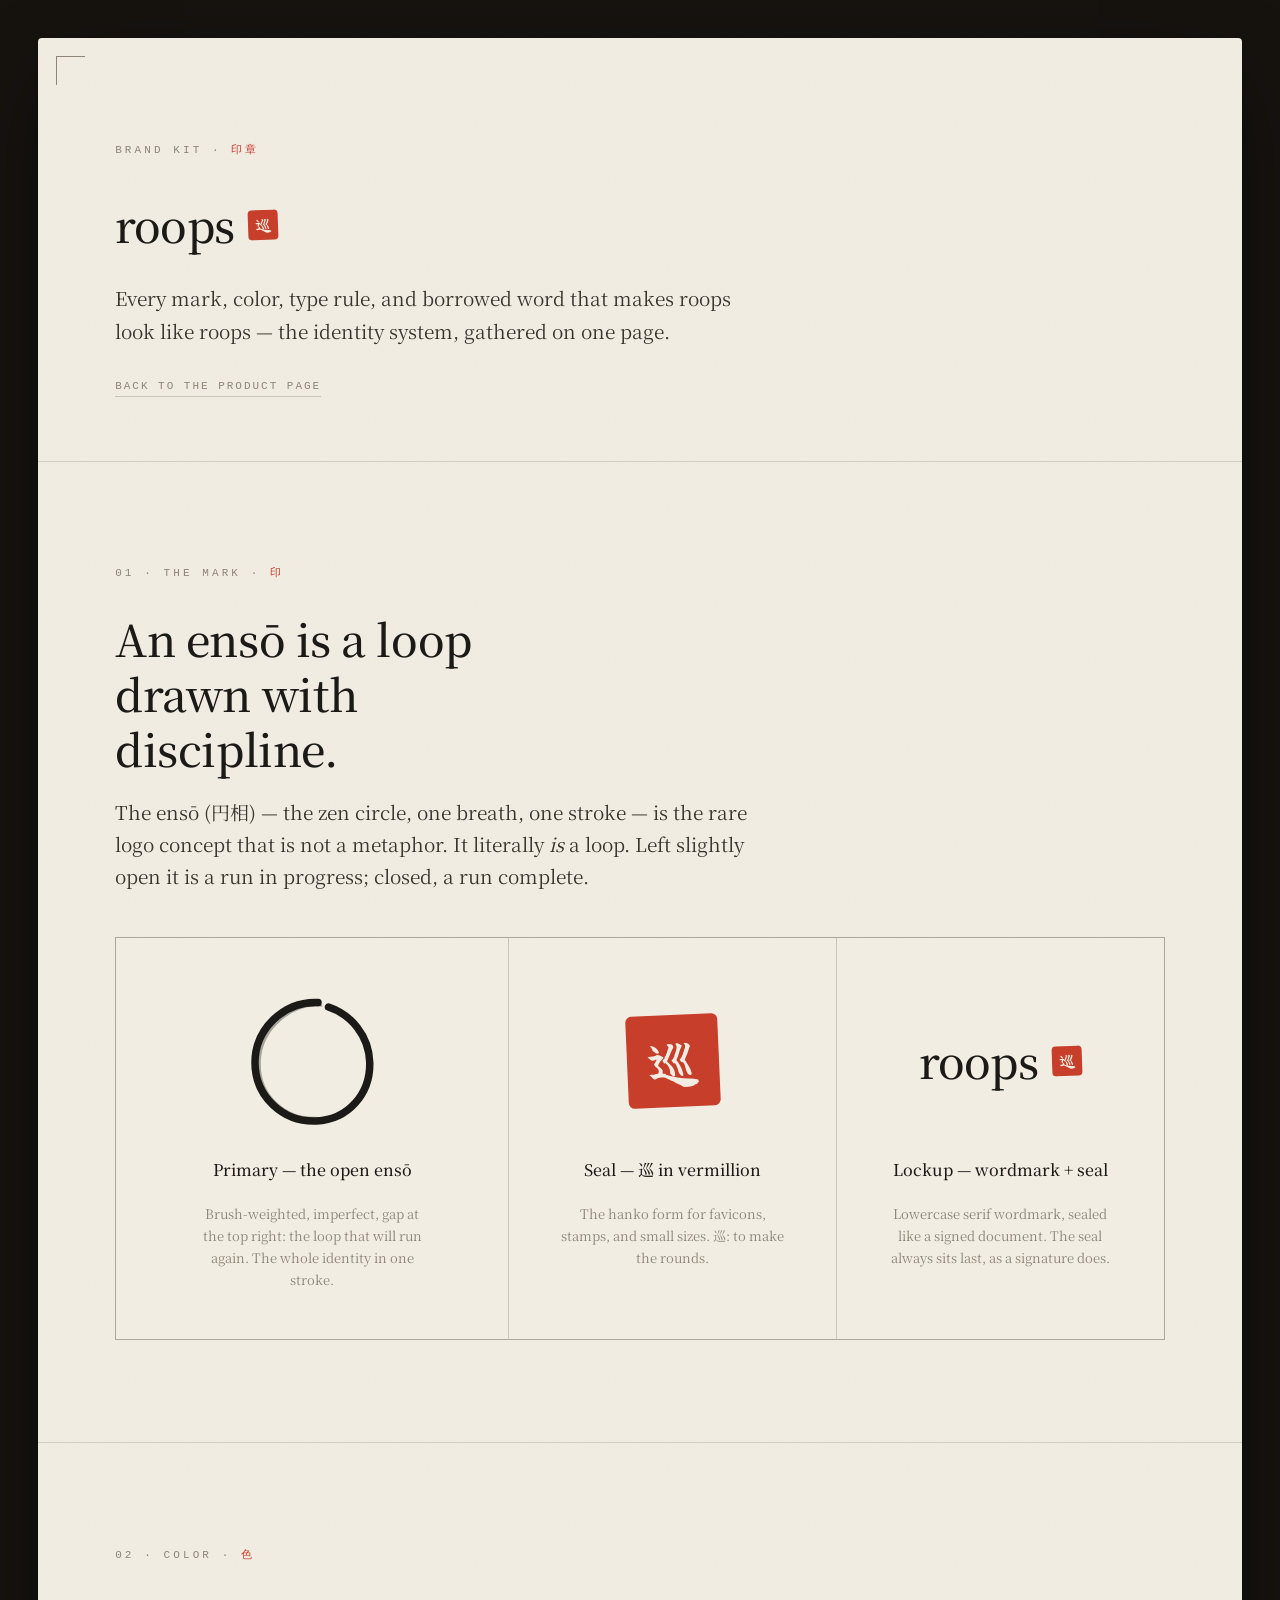
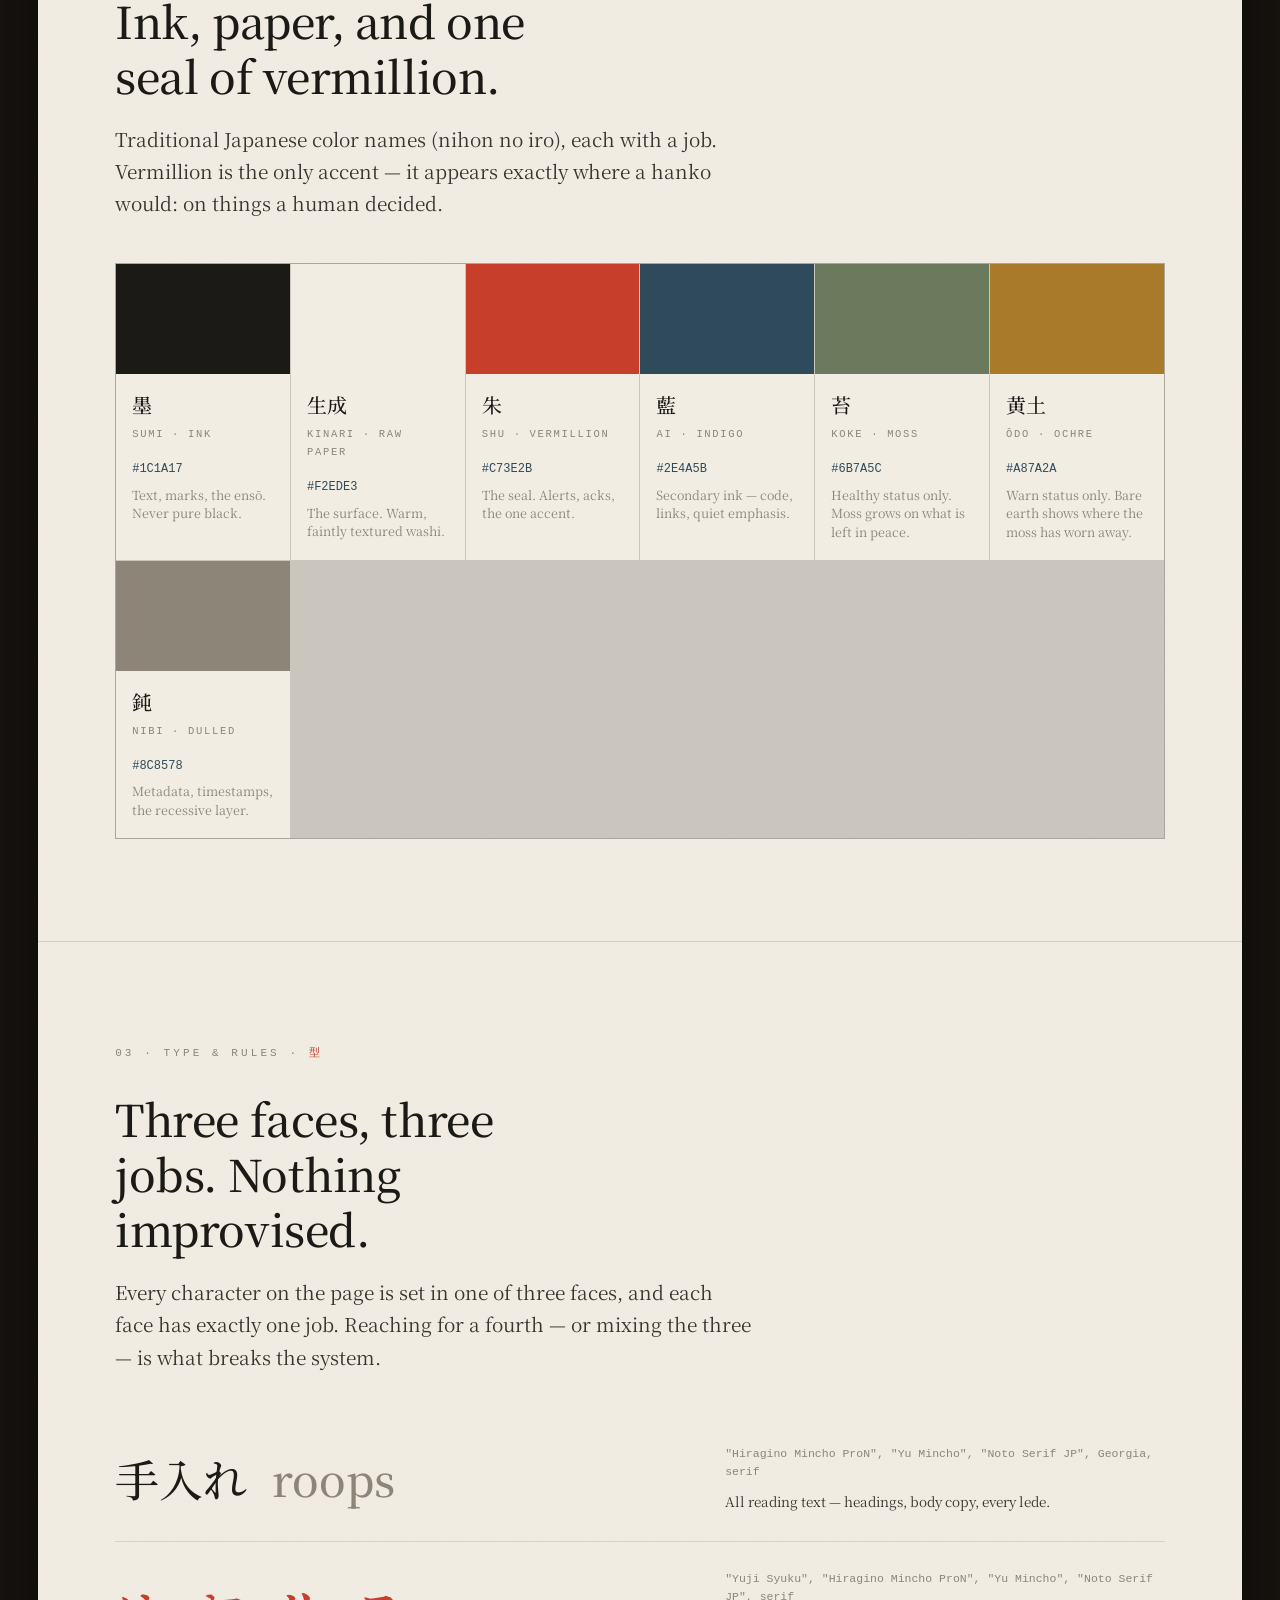
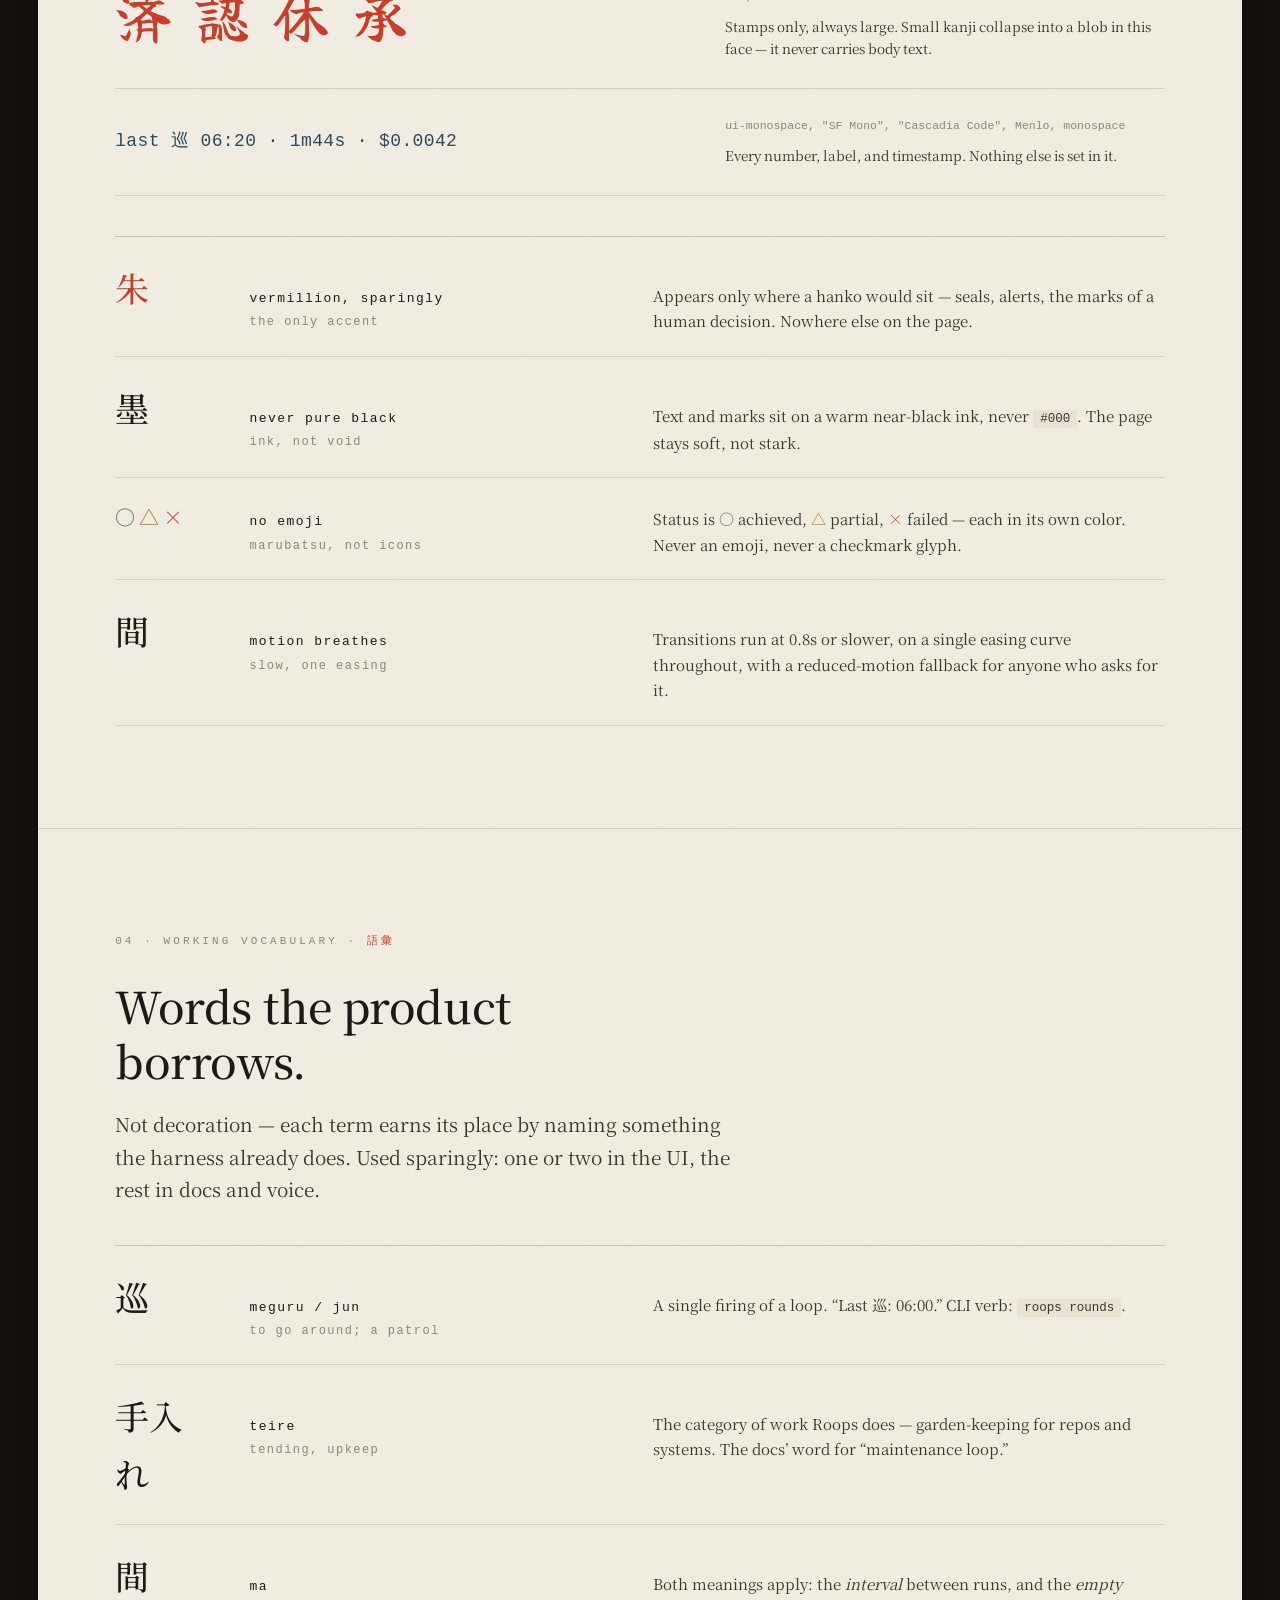
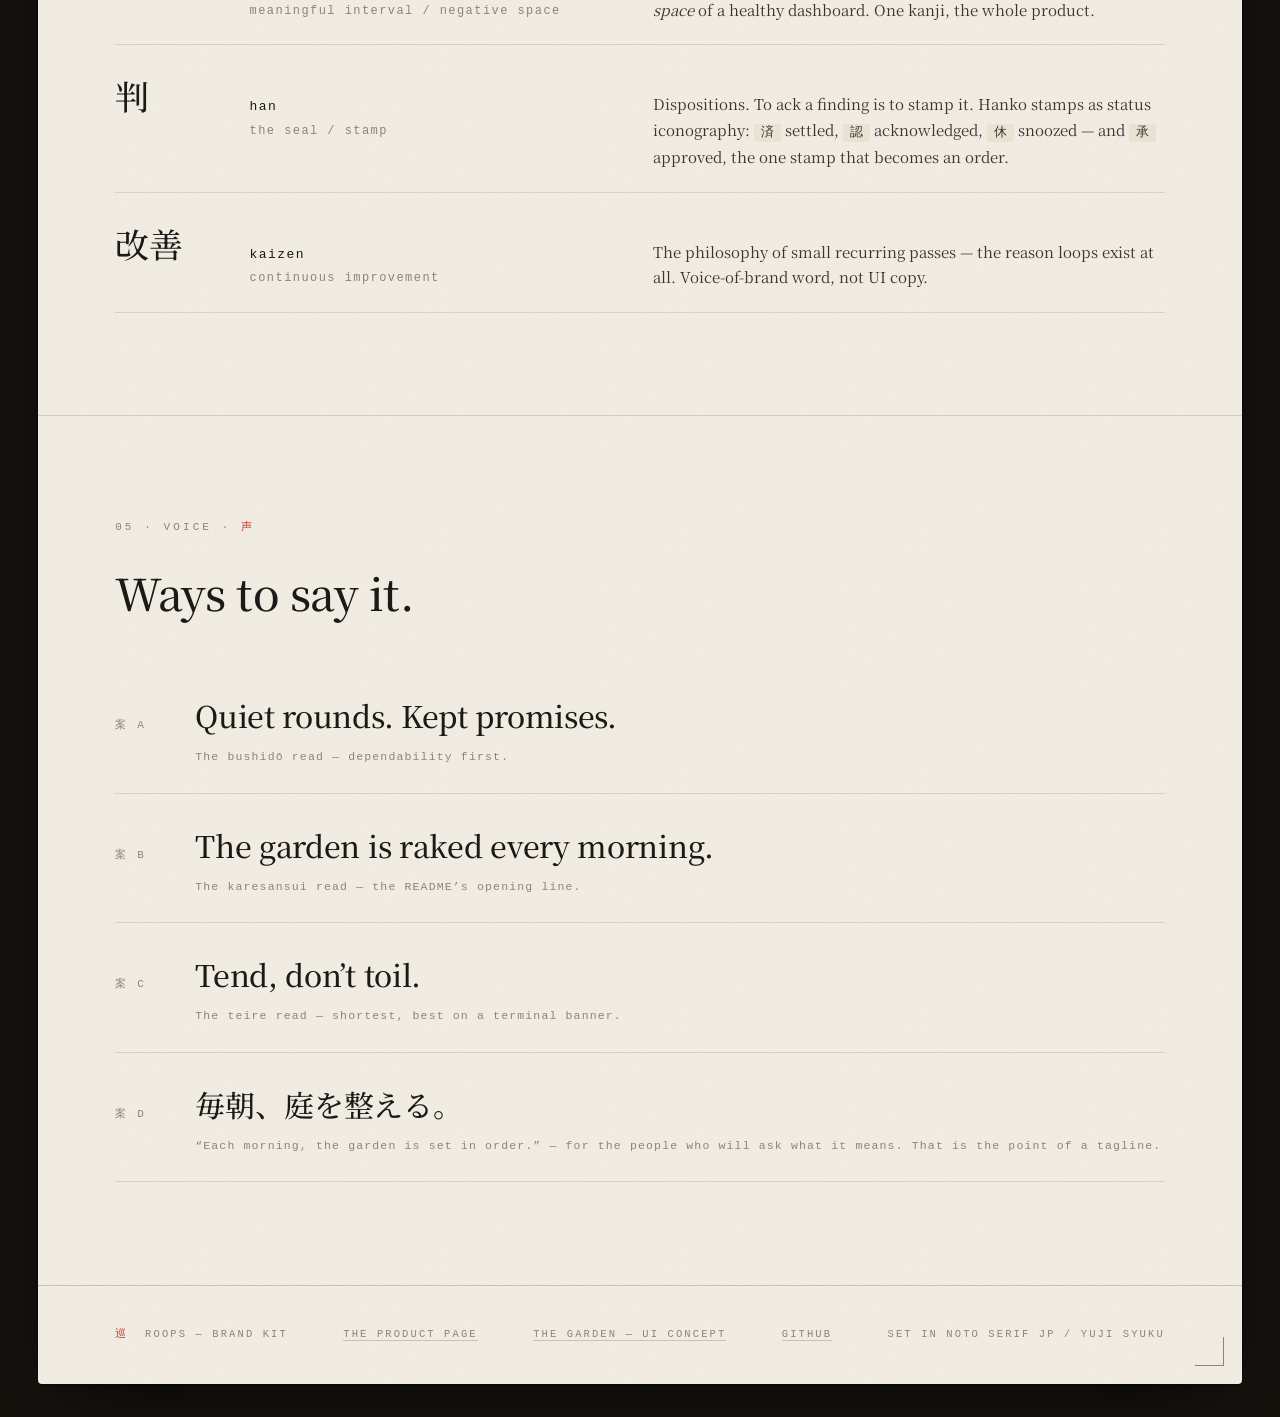
<file: site/brandkit/index.html>
<!doctype html>
<html lang="en">
<head>
<meta charset="utf-8">
<meta name="viewport" content="width=device-width, initial-scale=1">
<title>Roops — 印章 · Brand kit</title>
<meta name="description" content="The roops brand kit — marks, color, type, working vocabulary, and voice for the scheduled-agent harness.">
<meta property="og:title" content="Roops — brand kit · 印章">
<meta property="og:description" content="Marks, color, type, working vocabulary, and voice — the roops identity system in one place.">
<meta property="og:type" content="website">
<link rel="icon" href="data:image/svg+xml,%3Csvg xmlns='http://www.w3.org/2000/svg' viewBox='0 0 100 100'%3E%3Crect width='100' height='100' rx='14' fill='%23C73E2B'/%3E%3Ctext x='50' y='72' font-size='62' text-anchor='middle' fill='%23F2EDE3' font-family='serif'%3E%E5%B7%A1%3C/text%3E%3C/svg%3E">
<style>
  @import url('https://fonts.googleapis.com/css2?family=Noto+Serif+JP:wght@400;500;600&family=Yuji+Syuku&display=swap');
  :root {
    --sumi: #1C1A17;        /* 墨 ink */
    --sumi-deep: #16130F;   /* outer shell */
    --washi: #F2EDE3;       /* 生成 kinari paper */
    --washi-shade: #E9E2D3; /* layered paper */
    --shu: #C73E2B;         /* 朱 vermillion — the ONLY accent */
    --ai: #2E4A5B;          /* 藍 indigo — ink-adjacent, for quiet secondary text */
    --nibi: #8C8578;        /* 鈍 dull grey-brown, metadata */
    --koke: #6B7A5C;        /* 苔 moss — ok status only */
    --ochre: #A87A2A;       /* 黄土 warn status only */
    --serif: "Hiragino Mincho ProN", "Yu Mincho", "Noto Serif JP", Georgia, serif;
    --seal: "Yuji Syuku", "Hiragino Mincho ProN", "Yu Mincho", "Noto Serif JP", serif;
    --mono: ui-monospace, "SF Mono", "Cascadia Code", Menlo, monospace;
  }
  * { margin: 0; padding: 0; box-sizing: border-box; }
  html { scroll-behavior: smooth; }
  body {
    background: var(--sumi-deep);
    color: var(--sumi);
    font-family: var(--serif);
    line-height: 1.7;
    padding: clamp(12px, 3vw, 48px);
  }

  /* ---------- washi sheet ---------- */
  .sheet {
    position: relative;
    max-width: 1240px;
    margin: 0 auto;
    background:
      url("data:image/svg+xml,%3Csvg xmlns='http://www.w3.org/2000/svg' width='240' height='240'%3E%3Cfilter id='p'%3E%3CfeTurbulence type='fractalNoise' baseFrequency='0.9' numOctaves='2'/%3E%3CfeColorMatrix values='0 0 0 0 0.55 0 0 0 0 0.5 0 0 0 0 0.42 0 0 0 0.05 0'/%3E%3C/filter%3E%3Crect width='240' height='240' filter='url(%23p)'/%3E%3C/svg%3E"),
      var(--washi);
    border-radius: 4px;
    box-shadow: 0 1px 2px rgba(0,0,0,.5), 0 24px 80px -24px rgba(0,0,0,.8);
    overflow: hidden;
  }
  .sheet::before, .sheet::after {
    content: ""; position: absolute; width: 28px; height: 28px; pointer-events: none;
  }
  .sheet::before { top: 18px; left: 18px; border-top: 1px solid var(--nibi); border-left: 1px solid var(--nibi); }
  .sheet::after { bottom: 18px; right: 18px; border-bottom: 1px solid var(--nibi); border-right: 1px solid var(--nibi); }

  section { padding: clamp(48px, 8vw, 120px) clamp(24px, 6vw, 96px); }
  section + section { border-top: 1px solid rgba(28,26,23,.14); }

  .kicker {
    font-family: var(--mono); font-size: 11px; letter-spacing: .28em;
    text-transform: uppercase; color: var(--nibi); display: block; margin-bottom: 28px;
  }
  .kicker b { color: var(--shu); font-weight: 400; }

  h2 {
    font-weight: 500; font-size: clamp(28px, 4vw, 44px);
    letter-spacing: -.01em; line-height: 1.25; max-width: 18ch; margin-bottom: 20px;
  }
  p.lede { font-size: clamp(16px, 1.6vw, 19px); max-width: 58ch; color: #3A362F; }

  /* ---------- brand-kit header ---------- */
  .bk-header { padding-bottom: clamp(32px, 5vw, 64px); }
  .bk-header .lockup { margin: 22px 0 20px; }
  .bk-header .lede { margin-bottom: 22px; }
  .back-link {
    font-family: var(--mono); font-size: 11px; letter-spacing: .18em; text-transform: uppercase;
    color: var(--nibi); text-decoration: none; display: inline-block;
    border-bottom: 1px solid rgba(140,133,120,.4);
    transition: color .25s cubic-bezier(0.16,1,0.3,1), border-color .25s cubic-bezier(0.16,1,0.3,1);
  }
  .back-link:hover { color: var(--shu); border-color: var(--shu); }

  /* ---------- lexicon ---------- */
  .lexicon { border-top: 1px solid rgba(28,26,23,.2); margin-top: 40px; }
  .lex-row {
    display: grid; grid-template-columns: 96px 1fr 1.4fr; gap: clamp(16px, 3vw, 48px);
    padding: 22px 0; border-bottom: 1px solid rgba(28,26,23,.12); align-items: baseline;
  }
  .lex-row .k { font-size: 34px; font-weight: 500; }
  .lex-row .k.marubatsu { display: flex; align-items: baseline; gap: 4px; font-size: 20px; white-space: nowrap; }
  .lex-row .r { font-family: var(--mono); font-size: 12px; letter-spacing: .12em; color: var(--nibi); }
  .lex-row .r b { color: var(--sumi); font-weight: 400; display: block; font-size: 13px; margin-bottom: 2px; }
  .lex-row .d { font-size: 15px; color: #3A362F; }
  .lex-row .d code { font-family: var(--mono); font-size: 12.5px; background: var(--washi-shade); padding: 2px 7px; border-radius: 2px; }

  /* ---------- palette ---------- */
  .swatches { display: grid; grid-template-columns: repeat(auto-fit, minmax(150px, 1fr)); gap: 1px; background: rgba(28,26,23,.18); border: 1px solid rgba(28,26,23,.18); margin-top: 44px; }
  .swatch { background: var(--washi); padding: 0; }
  .swatch .chip { height: 110px; }
  .swatch .meta { padding: 14px 16px 18px; }
  .swatch .meta .jp-name { font-size: 20px; font-weight: 500; }
  .swatch .meta .en { font-family: var(--mono); font-size: 10.5px; letter-spacing: .16em; text-transform: uppercase; color: var(--nibi); display: block; margin: 4px 0 8px; }
  .swatch .meta .hex { font-family: var(--mono); font-size: 12px; color: var(--ai); }
  .swatch .meta .use { font-size: 12.5px; color: var(--nibi); display: block; margin-top: 6px; line-height: 1.5; }

  /* ---------- marks ---------- */
  .marks { display: grid; grid-template-columns: 1.2fr 1fr 1fr; gap: 1px; background: rgba(28,26,23,.18); border: 1px solid rgba(28,26,23,.18); margin-top: 44px; }
  .mark-cell { background: var(--washi); padding: clamp(28px, 4vw, 48px); display: flex; flex-direction: column; align-items: center; text-align: center; gap: 20px; }
  .mark-cell .art { height: 150px; display: flex; align-items: center; justify-content: center; }
  .mark-cell h4 { font-size: 16px; font-weight: 500; }
  .mark-cell p { font-size: 13px; color: var(--nibi); max-width: 32ch; }
  .hanko {
    width: 92px; height: 92px; background: var(--shu); color: var(--washi);
    display: flex; align-items: center; justify-content: center;
    font-family: var(--seal); font-size: 54px; border-radius: 6px;
    transform: rotate(-2.5deg);
  }
  .lockup { font-size: 44px; font-weight: 500; letter-spacing: -.02em; display: flex; align-items: center; gap: 14px; }
  .lockup .seal-dot { width: 30px; height: 30px; background: var(--shu); border-radius: 4px; color: var(--washi); font-family: var(--seal); font-size: 17px; display: inline-flex; align-items: center; justify-content: center; transform: rotate(-2deg); }

  /* ---------- type specimens ---------- */
  .specimens { margin-top: 44px; }
  .specimen {
    display: grid; grid-template-columns: 1.3fr 1fr; gap: clamp(16px, 3vw, 48px);
    padding: 28px 0; border-bottom: 1px solid rgba(28,26,23,.12); align-items: center;
  }
  .spec-sample { font-family: var(--serif); font-weight: 500; font-size: clamp(30px, 3.6vw, 44px); line-height: 1.2; }
  .spec-sample .spec-en { font-family: var(--serif); margin-left: 14px; color: var(--nibi); }
  .spec-sample--seal { font-family: var(--seal); font-size: clamp(40px, 4.4vw, 56px); color: var(--shu); letter-spacing: .08em; }
  .spec-sample--mono { font-family: var(--mono); font-weight: 400; font-size: clamp(15px, 1.6vw, 18px); color: var(--ai); letter-spacing: .02em; }
  .spec-meta { display: flex; flex-direction: column; gap: 8px; }
  .spec-stack { font-family: var(--mono); font-size: 11.5px; color: var(--nibi); line-height: 1.6; }
  .spec-role { font-size: 13.5px; color: #3A362F; }

  /* ---------- taglines ---------- */
  .taglines { margin-top: 44px; }
  .tagline {
    padding: 26px 0; border-bottom: 1px solid rgba(28,26,23,.12);
    display: grid; grid-template-columns: 56px 1fr; gap: 24px; align-items: baseline;
  }
  .tagline .no { font-family: var(--mono); font-size: 11px; color: var(--nibi); letter-spacing: .2em; }
  .tagline .line { font-size: clamp(20px, 2.6vw, 30px); font-weight: 500; letter-spacing: -.01em; }
  .tagline .sub { font-family: var(--mono); font-size: 11.5px; color: var(--nibi); display: block; margin-top: 6px; letter-spacing: .1em; }

  /* ---------- footer ---------- */
  footer {
    padding: 40px clamp(24px, 6vw, 96px); border-top: 1px solid rgba(28,26,23,.2);
    display: flex; flex-wrap: wrap; gap: 12px 40px; justify-content: space-between;
    font-family: var(--mono); font-size: 10.5px; letter-spacing: .2em; color: var(--nibi); text-transform: uppercase;
  }
  footer .f-shu { color: var(--shu); }
  footer a { color: var(--nibi); text-decoration: none; border-bottom: 1px solid rgba(140,133,120,.4); }
  footer a:hover { color: var(--sumi); }

  /* ---------- reveal motion ---------- */
  .reveal { opacity: 0; transform: translateY(22px); transition: opacity .8s cubic-bezier(0.16, 1, 0.3, 1), transform .8s cubic-bezier(0.16, 1, 0.3, 1); transition-delay: calc(var(--i, 0) * 110ms); }
  .reveal.in { opacity: 1; transform: none; }
  @media (prefers-reduced-motion: reduce) {
    .reveal { opacity: 1; transform: none; transition: none; }
  }

  /* ---------- mobile collapse ---------- */
  @media (max-width: 767px) {
    .marks { grid-template-columns: 1fr; }
    .specimen { grid-template-columns: 1fr; gap: 14px; }
    .lex-row { grid-template-columns: 64px 1fr; }
    .lex-row .d { grid-column: 1 / -1; }
  }
</style>
</head>
<body>
<div class="sheet">

  <!-- ================= HEADER ================= -->
  <section class="bk-header">
    <span class="kicker reveal">brand kit · <b>印章</b></span>
    <div class="lockup reveal" style="--i:1">roops<span class="seal-dot">巡</span></div>
    <p class="lede reveal" style="--i:2">Every mark, color, type rule, and borrowed word that makes roops look like roops — the identity system, gathered on one page.</p>
    <a class="back-link reveal" href="../" style="--i:3">back to the product page</a>
  </section>

  <!-- ================= THE MARK ================= -->
  <section>
    <span class="kicker reveal">01 · The mark · <b>印</b></span>
    <h2 class="reveal">An ensō is a loop drawn with discipline.</h2>
    <p class="lede reveal" style="--i:1">The ensō (円相) — the zen circle, one breath, one stroke — is the rare logo concept that is not a metaphor. It literally <em>is</em> a loop. Left slightly open it is a run in progress; closed, a run complete.</p>
    <div class="marks">
      <div class="mark-cell reveal">
        <div class="art"><svg viewBox="0 0 200 200" width="150" aria-hidden="true">
          <path d="M 108 22 C 62 20 24 58 24 102 C 24 148 62 182 106 180 C 148 178 178 144 177 102 C 176 66 152 38 122 28" fill="none" stroke="#1C1A17" stroke-width="10" stroke-linecap="round"/>
          <path d="M 112 26 C 74 22 32 56 30 100 C 28 146 64 178 106 176" fill="none" stroke="#1C1A17" stroke-width="3.5" stroke-linecap="round" opacity=".35"/>
        </svg></div>
        <h4>Primary — the open ensō</h4>
        <p>Brush-weighted, imperfect, gap at the top right: the loop that will run again. The whole identity in one stroke.</p>
      </div>
      <div class="mark-cell reveal" style="--i:1">
        <div class="art"><div class="hanko">巡</div></div>
        <h4>Seal — 巡 in vermillion</h4>
        <p>The hanko form for favicons, stamps, and small sizes. 巡: to make the rounds.</p>
      </div>
      <div class="mark-cell reveal" style="--i:2">
        <div class="art"><div class="lockup">roops<span class="seal-dot">巡</span></div></div>
        <h4>Lockup — wordmark + seal</h4>
        <p>Lowercase serif wordmark, sealed like a signed document. The seal always sits last, as a signature does.</p>
      </div>
    </div>
  </section>

  <!-- ================= COLOR ================= -->
  <section>
    <span class="kicker reveal">02 · Color · <b>色</b></span>
    <h2 class="reveal">Ink, paper, and one seal of vermillion.</h2>
    <p class="lede reveal" style="--i:1">Traditional Japanese color names (nihon no iro), each with a job. Vermillion is the only accent — it appears exactly where a hanko would: on things a human decided.</p>
    <div class="swatches reveal" style="--i:2">
      <div class="swatch"><div class="chip" style="background:#1C1A17"></div><div class="meta"><span class="jp-name">墨</span><span class="en">sumi · ink</span><span class="hex">#1C1A17</span><span class="use">Text, marks, the ensō. Never pure black.</span></div></div>
      <div class="swatch"><div class="chip" style="background:#F2EDE3"></div><div class="meta"><span class="jp-name">生成</span><span class="en">kinari · raw paper</span><span class="hex">#F2EDE3</span><span class="use">The surface. Warm, faintly textured washi.</span></div></div>
      <div class="swatch"><div class="chip" style="background:#C73E2B"></div><div class="meta"><span class="jp-name">朱</span><span class="en">shu · vermillion</span><span class="hex">#C73E2B</span><span class="use">The seal. Alerts, acks, the one accent.</span></div></div>
      <div class="swatch"><div class="chip" style="background:#2E4A5B"></div><div class="meta"><span class="jp-name">藍</span><span class="en">ai · indigo</span><span class="hex">#2E4A5B</span><span class="use">Secondary ink — code, links, quiet emphasis.</span></div></div>
      <div class="swatch"><div class="chip" style="background:#6B7A5C"></div><div class="meta"><span class="jp-name">苔</span><span class="en">koke · moss</span><span class="hex">#6B7A5C</span><span class="use">Healthy status only. Moss grows on what is left in peace.</span></div></div>
      <div class="swatch"><div class="chip" style="background:#A87A2A"></div><div class="meta"><span class="jp-name">黄土</span><span class="en">ōdo · ochre</span><span class="hex">#A87A2A</span><span class="use">Warn status only. Bare earth shows where the moss has worn away.</span></div></div>
      <div class="swatch"><div class="chip" style="background:#8C8578"></div><div class="meta"><span class="jp-name">鈍</span><span class="en">nibi · dulled</span><span class="hex">#8C8578</span><span class="use">Metadata, timestamps, the recessive layer.</span></div></div>
    </div>
  </section>

  <!-- ================= TYPE & RULES ================= -->
  <section>
    <span class="kicker reveal">03 · Type & rules · <b>型</b></span>
    <h2 class="reveal">Three faces, three jobs. Nothing improvised.</h2>
    <p class="lede reveal" style="--i:1">Every character on the page is set in one of three faces, and each face has exactly one job. Reaching for a fourth — or mixing the three — is what breaks the system.</p>

    <div class="specimens">
      <div class="specimen reveal">
        <div class="spec-sample">手入れ <span class="spec-en">roops</span></div>
        <div class="spec-meta">
          <span class="spec-stack">"Hiragino Mincho ProN", "Yu Mincho", "Noto Serif JP", Georgia, serif</span>
          <span class="spec-role">All reading text — headings, body copy, every lede.</span>
        </div>
      </div>
      <div class="specimen reveal" style="--i:1">
        <div class="spec-sample spec-sample--seal">済 認 休 承</div>
        <div class="spec-meta">
          <span class="spec-stack">"Yuji Syuku", "Hiragino Mincho ProN", "Yu Mincho", "Noto Serif JP", serif</span>
          <span class="spec-role">Stamps only, always large. Small kanji collapse into a blob in this face — it never carries body text.</span>
        </div>
      </div>
      <div class="specimen reveal" style="--i:2">
        <div class="spec-sample spec-sample--mono">last 巡 06:20 · 1m44s · $0.0042</div>
        <div class="spec-meta">
          <span class="spec-stack">ui-monospace, "SF Mono", "Cascadia Code", Menlo, monospace</span>
          <span class="spec-role">Every number, label, and timestamp. Nothing else is set in it.</span>
        </div>
      </div>
    </div>

    <div class="lexicon">
      <div class="lex-row reveal"><span class="k" style="color:var(--shu)">朱</span><span class="r"><b>vermillion, sparingly</b>the only accent</span><span class="d">Appears only where a hanko would sit — seals, alerts, the marks of a human decision. Nowhere else on the page.</span></div>
      <div class="lex-row reveal" style="--i:1"><span class="k">墨</span><span class="r"><b>never pure black</b>ink, not void</span><span class="d">Text and marks sit on a warm near-black ink, never <code>#000</code>. The page stays soft, not stark.</span></div>
      <div class="lex-row reveal" style="--i:2"><span class="k marubatsu"><span style="color:var(--koke)">〇</span><span style="color:var(--ochre)">△</span><span style="color:var(--shu)">×</span></span><span class="r"><b>no emoji</b>marubatsu, not icons</span><span class="d">Status is <span style="color:var(--koke)">〇</span> achieved, <span style="color:var(--ochre)">△</span> partial, <span style="color:var(--shu)">×</span> failed — each in its own color. Never an emoji, never a checkmark glyph.</span></div>
      <div class="lex-row reveal" style="--i:3"><span class="k">間</span><span class="r"><b>motion breathes</b>slow, one easing</span><span class="d">Transitions run at 0.8s or slower, on a single easing curve throughout, with a reduced-motion fallback for anyone who asks for it.</span></div>
    </div>
  </section>

  <!-- ================= WORKING VOCABULARY ================= -->
  <section>
    <span class="kicker reveal">04 · Working vocabulary · <b>語彙</b></span>
    <h2 class="reveal">Words the product borrows.</h2>
    <p class="lede reveal" style="--i:1">Not decoration — each term earns its place by naming something the harness already does. Used sparingly: one or two in the UI, the rest in docs and voice.</p>
    <div class="lexicon">
      <div class="lex-row reveal"><span class="k">巡</span><span class="r"><b>meguru / jun</b>to go around; a patrol</span><span class="d">A single firing of a loop. “Last 巡: 06:00.” CLI verb: <code>roops rounds</code>.</span></div>
      <div class="lex-row reveal" style="--i:1"><span class="k">手入れ</span><span class="r"><b>teire</b>tending, upkeep</span><span class="d">The category of work Roops does — garden-keeping for repos and systems. The docs’ word for “maintenance loop.”</span></div>
      <div class="lex-row reveal" style="--i:2"><span class="k">間</span><span class="r"><b>ma</b>meaningful interval / negative space</span><span class="d">Both meanings apply: the <em>interval</em> between runs, and the <em>empty space</em> of a healthy dashboard. One kanji, the whole product.</span></div>
      <div class="lex-row reveal" style="--i:3"><span class="k">判</span><span class="r"><b>han</b>the seal / stamp</span><span class="d">Dispositions. To ack a finding is to stamp it. Hanko stamps as status iconography: <code>済</code> settled, <code>認</code> acknowledged, <code>休</code> snoozed — and <code>承</code> approved, the one stamp that becomes an order.</span></div>
      <div class="lex-row reveal" style="--i:4"><span class="k">改善</span><span class="r"><b>kaizen</b>continuous improvement</span><span class="d">The philosophy of small recurring passes — the reason loops exist at all. Voice-of-brand word, not UI copy.</span></div>
    </div>
  </section>

  <!-- ================= VOICE ================= -->
  <section>
    <span class="kicker reveal">05 · Voice · <b>声</b></span>
    <h2 class="reveal">Ways to say it.</h2>
    <div class="taglines">
      <div class="tagline reveal"><span class="no">案 A</span><div><span class="line">Quiet rounds. Kept promises.</span><span class="sub">The bushidō read — dependability first.</span></div></div>
      <div class="tagline reveal" style="--i:1"><span class="no">案 B</span><div><span class="line">The garden is raked every morning.</span><span class="sub">The karesansui read — the README’s opening line.</span></div></div>
      <div class="tagline reveal" style="--i:2"><span class="no">案 C</span><div><span class="line">Tend, don’t toil.</span><span class="sub">The teire read — shortest, best on a terminal banner.</span></div></div>
      <div class="tagline reveal" style="--i:3"><span class="no">案 D</span><div><span class="line">毎朝、庭を整える。</span><span class="sub">“Each morning, the garden is set in order.” — for the people who will ask what it means. That is the point of a tagline.</span></div></div>
    </div>
  </section>

  <footer>
    <span><span class="f-shu">巡</span>&nbsp; ROOPS — BRAND KIT</span>
    <span><a href="../">THE PRODUCT PAGE</a></span>
    <span><a href="../ui.html">THE GARDEN — UI CONCEPT</a></span>
    <span><a href="https://github.com/ytubecoder/roops">GITHUB</a></span>
    <span>SET IN NOTO SERIF JP / YUJI SYUKU</span>
  </footer>
</div>

<script>
  const io = new IntersectionObserver((entries) => {
    for (const e of entries) if (e.isIntersecting) { e.target.classList.add('in'); io.unobserve(e.target); }
  }, { threshold: 0.12 });
  document.querySelectorAll('.reveal').forEach(el => io.observe(el));
</script>
</body>
</html>
</file>
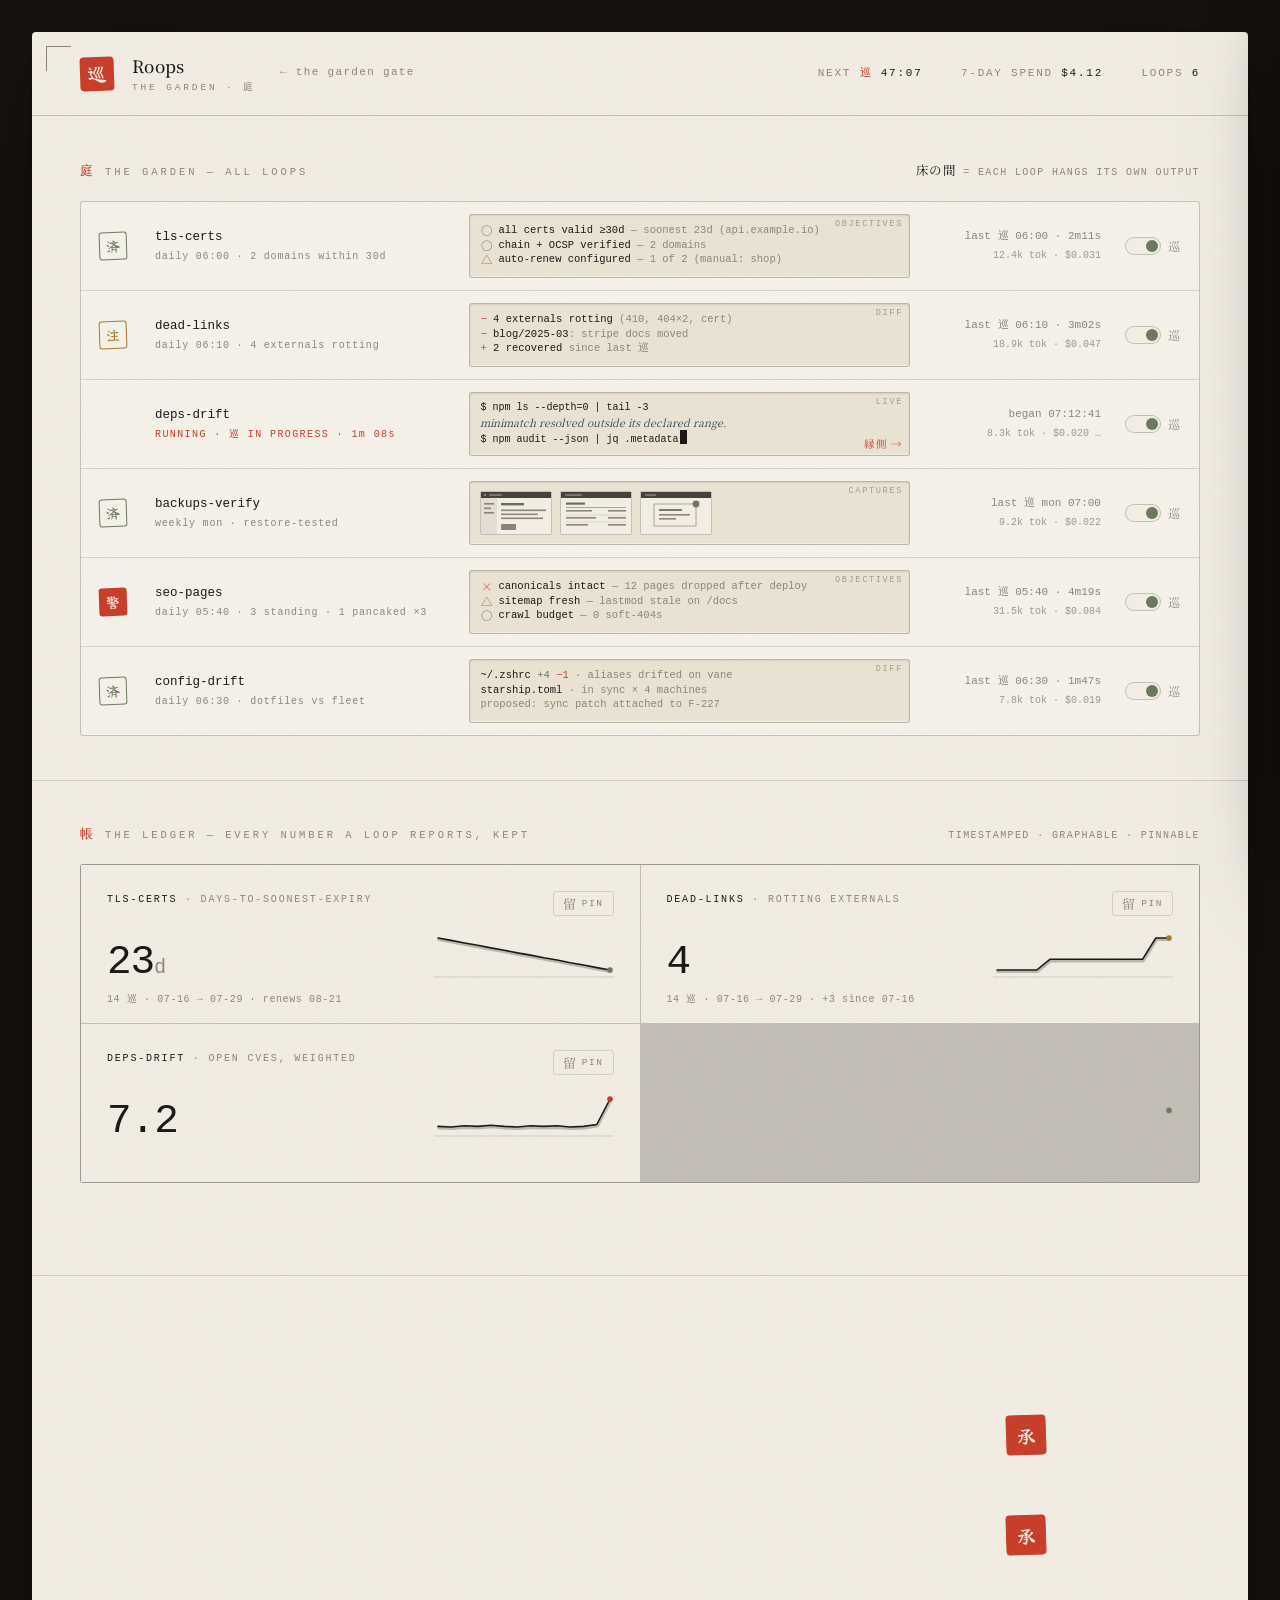
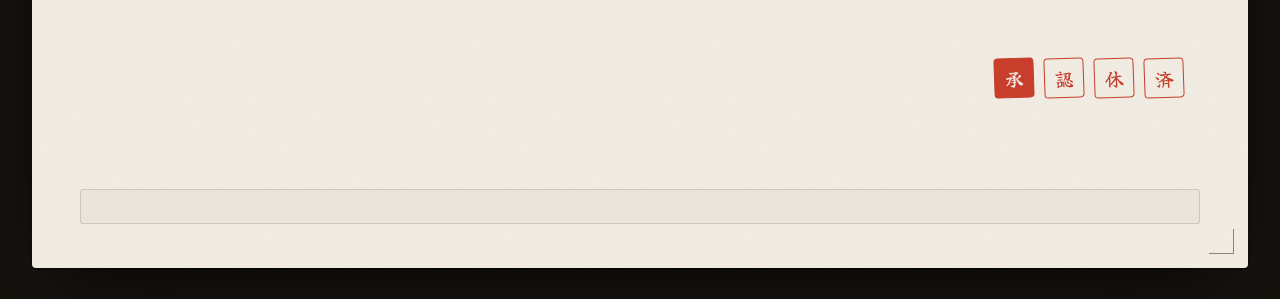
<file: ui.html>
<!doctype html>
<html lang="en">
<head>
<meta charset="utf-8">
<meta name="viewport" content="width=device-width, initial-scale=1">
<title>Roops — 巡 · The Garden (UI concept)</title>
<meta name="description" content="UI concept for Roops — the garden view: scheduled agent rounds, live engawa drop-in, hanko dispositions.">
<link rel="icon" href="data:image/svg+xml,%3Csvg xmlns='http://www.w3.org/2000/svg' viewBox='0 0 100 100'%3E%3Crect width='100' height='100' rx='14' fill='%23C73E2B'/%3E%3Ctext x='50' y='72' font-size='62' text-anchor='middle' fill='%23F2EDE3' font-family='serif'%3E%E5%B7%A1%3C/text%3E%3C/svg%3E">
<style>
  @import url('https://fonts.googleapis.com/css2?family=Noto+Serif+JP:wght@400;500;600&family=Yuji+Syuku&display=swap');
  :root {
    --sumi: #1C1A17;
    --sumi-deep: #16130F;
    --washi: #F2EDE3;
    --washi-shade: #E9E2D3;
    --shu: #C73E2B;
    --shu-deep: #A93321;
    --ai: #2E4A5B;
    --nibi: #8C8578;
    --koke: #6B7A5C;
    --ochre: #A87A2A;
    --hair: rgba(28,26,23,.14);
    --hair2: rgba(28,26,23,.22);
    --paper: url("data:image/svg+xml,%3Csvg xmlns='http://www.w3.org/2000/svg' width='240' height='240'%3E%3Cfilter id='p'%3E%3CfeTurbulence type='fractalNoise' baseFrequency='0.9' numOctaves='2'/%3E%3CfeColorMatrix values='0 0 0 0 0.55 0 0 0 0 0.5 0 0 0 0 0.42 0 0 0 0.05 0'/%3E%3C/filter%3E%3Crect width='240' height='240' filter='url(%23p)'/%3E%3C/svg%3E");
    --serif: "Hiragino Mincho ProN", "Yu Mincho", "Noto Serif JP", Georgia, serif;
    --seal: "Yuji Syuku", "Hiragino Mincho ProN", "Yu Mincho", "Noto Serif JP", serif;
    --mono: ui-monospace, "SF Mono", "Cascadia Code", Menlo, monospace;
  }
  * { margin: 0; padding: 0; box-sizing: border-box; }
  body {
    background: var(--sumi-deep);
    color: var(--sumi);
    font-family: var(--serif);
    line-height: 1.6;
    padding: clamp(10px, 2.5vw, 36px);
  }

  .sheet {
    position: relative;
    max-width: 1240px;
    margin: 0 auto;
    background: var(--paper), var(--washi);
    border-radius: 4px;
    box-shadow: 0 1px 2px rgba(0,0,0,.5), 0 24px 80px -24px rgba(0,0,0,.8);
    overflow: hidden;
    min-height: calc(100vh - 72px);
  }
  .sheet::before, .sheet::after {
    content: ""; position: absolute; width: 24px; height: 24px; pointer-events: none; z-index: 2;
  }
  .sheet::before { top: 14px; left: 14px; border-top: 1px solid var(--nibi); border-left: 1px solid var(--nibi); }
  .sheet::after { bottom: 14px; right: 14px; border-bottom: 1px solid var(--nibi); border-right: 1px solid var(--nibi); }

  /* ---------- app header ---------- */
  header {
    display: flex; align-items: center; gap: 18px;
    padding: 20px clamp(20px, 4vw, 48px);
    border-bottom: 1px solid var(--hair2);
  }
  .seal-mini {
    width: 34px; height: 34px; background: var(--shu); color: var(--washi);
    font-family: var(--seal); font-size: 20px; border-radius: 4px;
    display: flex; align-items: center; justify-content: center;
    transform: rotate(-2deg); flex: none;
  }
  .app-title { font-size: 17px; font-weight: 500; letter-spacing: .02em; white-space: nowrap; }
  .app-title small { display: block; font-family: var(--mono); font-size: 9.5px; letter-spacing: .3em; color: var(--nibi); text-transform: uppercase; margin-top: 1px; }
  .gate-link {
    font-family: var(--mono); font-size: 11px; letter-spacing: .12em; color: var(--nibi);
    text-decoration: none; border-bottom: 1px solid transparent; margin-left: 6px; white-space: nowrap;
  }
  .gate-link:hover { color: var(--sumi); border-bottom-color: var(--nibi); }
  .head-stats {
    margin-left: auto; display: flex; gap: clamp(16px, 3vw, 44px); align-items: baseline;
    font-family: var(--mono); font-size: 11px; letter-spacing: .16em; color: var(--nibi); text-transform: uppercase;
  }
  .head-stats b { font-weight: 400; color: var(--sumi); }
  .head-stats .jp { color: var(--shu); }

  /* ---------- section chrome ---------- */
  .zone { padding: clamp(24px, 3.5vw, 44px) clamp(20px, 4vw, 48px); }
  .zone + .zone { border-top: 1px solid var(--hair); }
  .kicker {
    font-family: var(--mono); font-size: 10.5px; letter-spacing: .28em;
    text-transform: uppercase; color: var(--nibi); display: flex; align-items: baseline; gap: 12px;
    margin-bottom: 18px;
  }
  .kicker b { color: var(--shu); font-weight: 400; font-size: 13px; letter-spacing: 0; }
  .kicker .note { margin-left: auto; letter-spacing: .14em; font-size: 10px; }
  .kicker .note .jpk { font-family: var(--serif); font-style: normal; font-size: 12.5px; letter-spacing: .02em; color: var(--sumi); }

  /* ---------- garden table ---------- */
  .garden { border: 1px solid var(--hair2); border-radius: 3px; background: rgba(255,255,255,.25); overflow-x: auto; }
  .loop-row {
    display: grid; grid-template-columns: 40px 1.05fr 1.55fr 175px 64px; gap: 16px;
    align-items: center; padding: 12px 18px; min-width: 980px;
    border-bottom: 1px solid var(--hair);
    transition: background .4s cubic-bezier(0.16, 1, 0.3, 1),
                opacity 1s cubic-bezier(0.16, 1, 0.3, 1);
  }
  .loop-row:last-child { border-bottom: none; }
  .loop-row:hover { background: rgba(28,26,23,.035); }
  .loop-row.is-running { cursor: pointer; }
  .loop-row.is-running:hover { background: rgba(199,62,43,.05); }
  .loop-row.is-running:focus-visible { outline: 1px solid var(--shu); outline-offset: -3px; }

  .stamp {
    width: 28px; height: 28px; border-radius: 3px; font-size: 14px;
    display: flex; align-items: center; justify-content: center;
    font-family: var(--seal); transform: rotate(-2deg); flex: none;
    transition: background .8s cubic-bezier(0.16, 1, 0.3, 1),
                color .8s cubic-bezier(0.16, 1, 0.3, 1),
                border-color .8s cubic-bezier(0.16, 1, 0.3, 1);
  }
  .stamp.ok { border: 1.5px solid var(--koke); color: var(--koke); }
  .stamp.warn { border: 1.5px solid var(--ochre); color: var(--ochre); }
  .stamp.alert { background: var(--shu); color: var(--washi); }
  .stamp-slot { width: 40px; height: 28px; display: flex; align-items: center; }
  .stamp-slot [hidden] { display: none; }
  .stamp.hollow { border: 1.5px solid var(--nibi); color: var(--nibi); background: none; }

  .loop-name { font-family: var(--mono); font-size: 12.5px; color: var(--sumi); }
  .loop-name small { display: block; font-size: 10px; color: var(--nibi); letter-spacing: .08em; margin-top: 2px; }
  .loop-name .running-note { color: var(--shu); letter-spacing: .14em; }
  .breathe { animation: breathe 4.5s ease-in-out infinite; }
  @keyframes breathe { 0%,100% { opacity: .55; } 50% { opacity: 1; } }

  /* ---------- 床の間 the tokonoma — each loop hangs its own output ---------- */
  .toko {
    position: relative; height: 64px; border-radius: 3px;
    background: var(--washi-shade); border: 1px solid var(--hair2);
    box-shadow: inset 0 1px 3px -2px rgba(28,26,23,.55), inset 0 -1px 0 rgba(255,255,255,.4);
    transition: opacity 1s cubic-bezier(0.16, 1, 0.3, 1);
  }
  .toko-scroll {
    height: 100%; overflow-y: auto; overflow-x: hidden; padding: 8px 10px;
    scrollbar-width: thin; scrollbar-color: rgba(140,133,120,.3) transparent;
  }
  .toko-scroll::-webkit-scrollbar { width: 4px; }
  .toko-scroll::-webkit-scrollbar-track { background: transparent; }
  .toko-scroll::-webkit-scrollbar-thumb { background: rgba(140,133,120,.28); border-radius: 2px; }
  .toko-tag {
    position: absolute; top: 3px; right: 5px; z-index: 1; pointer-events: none;
    font-family: var(--mono); font-size: 8.5px; letter-spacing: .2em; text-transform: uppercase;
    color: var(--sumi); opacity: .35; background: var(--washi-shade); padding: 0 1px 0 6px;
  }
  /* the corner label and the engawa hint each keep their own clearing —
     the line they sit on stops short rather than running underneath */
  .toko-scroll > .obj:first-child,
  .toko-scroll > .dfl:first-child,
  .toko-scroll > .tk-cmd:first-child,
  .toko-scroll > .tk-think:first-child { padding-right: 58px; }
  .live-tail > :last-child { padding-right: 52px; }

  /* 〇 △ × — the marubatsu tick system, objectives with their evidence */
  .obj { display: grid; grid-template-columns: 13px 1fr; gap: 5px; line-height: 14.5px; }
  .obj .mk { font-family: var(--serif); font-style: normal; font-size: 11.5px; line-height: 14.5px; text-align: center; }
  .obj .mk-ok { color: var(--koke); }
  .obj .mk-part { color: var(--ochre); }
  .obj .mk-fail { color: var(--shu); }
  .obj .oc { font-family: var(--mono); font-size: 10.5px; color: var(--sumi); }
  .obj .oe { color: var(--nibi); }

  /* diffstat lines */
  .dfl { font-family: var(--mono); font-size: 10.5px; line-height: 14.5px; color: var(--sumi); }
  .dfl .dp { color: var(--koke); }
  .dfl .dm { color: var(--shu); }
  .dfl .dn { color: var(--nibi); }

  /* capture strip — miniature restore-test screenshots */
  .caps { display: flex; align-items: center; gap: 8px; height: 100%; }
  .cap {
    padding: 0; line-height: 0; flex: none; cursor: pointer; background: var(--washi);
    border: 1px solid var(--hair2); border-radius: 2px;
    transition: border-color .8s cubic-bezier(0.16, 1, 0.3, 1),
                transform .8s cubic-bezier(0.16, 1, 0.3, 1);
  }
  .cap:hover { border-color: var(--nibi); transform: translateY(-1px); }
  .cap:focus-visible { outline: 1px solid var(--shu); outline-offset: 2px; }
  .cap svg { display: block; width: 70px; height: 42px; }

  /* live mini-tail of the running round */
  .live-tail { display: flex; flex-direction: column; justify-content: flex-end; height: 100%; }
  .tk-cmd {
    font-family: var(--mono); font-size: 10px; line-height: 14.5px; color: var(--sumi);
    white-space: nowrap; overflow: hidden; text-overflow: ellipsis;
  }
  .tk-think {
    font-family: var(--serif); font-style: italic; font-size: 10.5px; line-height: 14.5px; color: var(--ai);
    white-space: nowrap; overflow: hidden; text-overflow: ellipsis;
  }
  .tail-in { animation: tail-in .9s cubic-bezier(0.16, 1, 0.3, 1); }
  @keyframes tail-in { from { opacity: 0; transform: translateY(7px); } to { opacity: 1; transform: none; } }
  .engawa-hint {
    position: absolute; right: 6px; bottom: 3px; z-index: 1; pointer-events: none;
    font-family: var(--serif); font-size: 10.5px; line-height: 1.4; letter-spacing: .04em;
    color: var(--shu); background: var(--washi-shade); padding: 0 1px 0 7px;
  }

  /* ---------- run meta ---------- */
  .run-meta {
    display: flex; flex-direction: column; align-items: flex-end; gap: 2px;
    font-family: var(--mono); text-align: right; white-space: nowrap;
  }
  .run-meta .rm-when { font-size: 11px; color: var(--nibi); }
  .run-meta .rm-cost { font-size: 10px; color: var(--nibi); opacity: .82; }

  /* ---------- the off switch — 巡 rounds on / 休 rest ---------- */
  .sw-cell { display: flex; align-items: center; justify-content: flex-end; gap: 7px; }
  .rsw { background: none; border: 0; padding: 0; cursor: pointer; display: inline-flex; align-items: center; border-radius: 9px; }
  .rsw:focus-visible { outline: 1px solid var(--shu); outline-offset: 3px; }
  .sw-track {
    display: block; position: relative; width: 36px; height: 18px; border-radius: 9px;
    border: 1px solid var(--hair2); background: var(--washi);
    transition: background .8s cubic-bezier(0.16, 1, 0.3, 1),
                border-color .8s cubic-bezier(0.16, 1, 0.3, 1);
  }
  .rsw:hover .sw-track { border-color: var(--nibi); }
  .sw-knob {
    position: absolute; top: 2px; left: 20px; width: 12px; height: 12px; border-radius: 50%;
    background: var(--koke);
    transition: left .8s cubic-bezier(0.16, 1, 0.3, 1), background .8s cubic-bezier(0.16, 1, 0.3, 1);
  }
  .rsw[aria-checked="false"] .sw-track { background: var(--washi-shade); }
  .rsw[aria-checked="false"] .sw-knob { left: 2px; background: var(--nibi); }
  .sw-lab { font-family: var(--serif); font-size: 12px; line-height: 1; color: var(--nibi); width: 13px; flex: none; }

  /* a loop at rest — 休止 */
  .loop-row.is-off { opacity: .5; }
  .loop-row.is-off:hover { opacity: .84; background: rgba(28,26,23,.02); }
  .loop-row.is-off .stamp { background: none; border: 1.5px solid var(--nibi); color: var(--nibi); }
  .loop-row.is-off .toko { opacity: .7; }

  /* running enso spinner */
  .enso-spin { width: 28px; height: 28px; display: block; }
  .enso-spin path {
    fill: none; stroke: var(--sumi); stroke-width: 16; stroke-linecap: round;
    stroke-dasharray: 480; stroke-dashoffset: 480;
    animation: enso-round 6.4s cubic-bezier(0.45, 0, 0.3, 1) infinite;
  }
  @keyframes enso-round {
    0%   { stroke-dashoffset: 480; opacity: 0; }
    6%   { opacity: .9; }
    58%  { stroke-dashoffset: 26; opacity: .9; }
    82%  { stroke-dashoffset: 26; opacity: .9; }
    100% { stroke-dashoffset: 26; opacity: 0; }
  }

  /* ---------- capture lightbox ---------- */
  .lightbox {
    position: fixed; inset: 0; z-index: 11; padding: 24px;
    display: flex; align-items: center; justify-content: center;
    background: rgba(22,19,15,.5); opacity: 0; pointer-events: none;
    transition: opacity .8s cubic-bezier(0.16, 1, 0.3, 1);
  }
  .lightbox.open { opacity: 1; pointer-events: auto; }
  .lb-frame {
    background: var(--paper), var(--washi); border: 1px solid var(--sumi); border-radius: 4px;
    padding: 18px 18px 14px; max-width: 100%;
    box-shadow: 0 30px 80px -30px rgba(0,0,0,.85);
  }
  .lb-art svg {
    display: block; width: 280px; height: 168px; max-width: 100%;
    border: 1px solid var(--hair2); border-radius: 2px;
  }
  .lb-foot { display: flex; align-items: center; gap: 18px; margin-top: 13px; }
  .lb-cap { font-family: var(--mono); font-size: 10.5px; letter-spacing: .06em; color: var(--nibi); }
  .lb-close {
    margin-left: auto; background: none; border: 1px solid var(--hair2); border-radius: 3px;
    font-family: var(--mono); font-size: 9.5px; letter-spacing: .14em; color: var(--nibi);
    padding: 5px 10px; cursor: pointer; flex: none;
    transition: color .45s cubic-bezier(0.16, 1, 0.3, 1), border-color .45s cubic-bezier(0.16, 1, 0.3, 1);
  }
  .lb-close .ck { font-family: var(--serif); font-size: 12px; line-height: 1; letter-spacing: 0; }
  .lb-close:hover { color: var(--sumi); border-color: var(--nibi); }

  /* ---------- ledger (帳) ---------- */
  .ledger {
    display: grid; grid-template-columns: 1fr 1fr; gap: 1px;
    background: var(--hair2); border: 1px solid var(--hair2); border-radius: 3px;
  }
  .measure { background: var(--paper), var(--washi); padding: clamp(18px, 2.4vw, 26px) clamp(18px, 2.4vw, 26px) 15px; }
  .m-head { display: flex; align-items: flex-start; justify-content: space-between; gap: 14px; }
  .m-label {
    font-family: var(--mono); font-size: 10px; letter-spacing: .18em;
    text-transform: uppercase; color: var(--nibi); line-height: 1.7;
  }
  .m-label b { color: var(--sumi); font-weight: 400; }
  .pin {
    flex: none; background: none; border: 1px solid var(--hair); border-radius: 3px;
    font-family: var(--mono); font-size: 9.5px; letter-spacing: .16em; color: var(--nibi);
    padding: 5px 9px; cursor: pointer; display: inline-flex; align-items: center; gap: 6px;
    transition: color .45s cubic-bezier(0.16, 1, 0.3, 1), border-color .45s cubic-bezier(0.16, 1, 0.3, 1);
  }
  /* small inline kanji stay in mincho — the display seal face turns to mud below ~18px */
  .pin .pk { font-family: var(--serif); font-style: normal; font-size: 13px; line-height: 1; letter-spacing: 0; }
  .pin:hover { color: var(--sumi); border-color: var(--nibi); }
  .pin.pinned { color: var(--shu); border-color: var(--shu); }
  .pin.press { animation: pin-press .5s cubic-bezier(.2, 1.4, .4, 1); }
  @keyframes pin-press { 0% { transform: scale(1); } 30% { transform: scale(.94); } 100% { transform: scale(1); } }

  .m-body { display: flex; align-items: flex-end; gap: 18px; margin: 16px 0 12px; }
  .m-val {
    font-family: var(--mono); font-size: clamp(31px, 3.5vw, 41px); line-height: .88;
    letter-spacing: -.025em; color: var(--sumi);
  }
  .m-val i { font-style: normal; font-size: .48em; color: var(--nibi); letter-spacing: 0; }
  .trend { display: block; width: 180px; max-width: 100%; height: 48px; margin-left: auto; }
  .trend .bed { stroke: rgba(28,26,23,.16); stroke-width: 1; }
  .trend .ink, .trend .bleed {
    fill: none; stroke: var(--sumi); stroke-linecap: round; stroke-linejoin: round;
    stroke-dasharray: 1; stroke-dashoffset: 1;
    animation: ledger-draw 2.4s cubic-bezier(0.16, 1, 0.3, 1) forwards;
    animation-delay: calc(var(--d, 0) * 300ms + 400ms);
  }
  .trend .ink { stroke-width: 1.6; }
  .trend .bleed { stroke-width: 3; opacity: .25; }
  @keyframes ledger-draw { to { stroke-dashoffset: 0; } }
  .trend .now {
    opacity: 0; animation: dot-in 1.1s cubic-bezier(0.16, 1, 0.3, 1) forwards;
    animation-delay: calc(var(--d, 0) * 300ms + 2.5s);
  }
  @keyframes dot-in { to { opacity: 1; } }
  .trend .now.ok { fill: var(--koke); }
  .trend .now.warn { fill: var(--ochre); }
  .trend .now.alert { fill: var(--shu); }
  .m-meta { font-family: var(--mono); font-size: 10px; color: var(--nibi); letter-spacing: .06em; }
  .ledger-caption {
    font-family: var(--mono); font-size: 10.5px; letter-spacing: .08em;
    color: var(--nibi); margin-top: 14px; max-width: 82ch;
  }

  /* ---------- arrangement (findings) ---------- */
  .finding {
    display: grid; grid-template-columns: 4px 1fr auto; gap: 18px; align-items: center;
    padding: 16px 4px 16px 0; border-bottom: 1px solid var(--hair);
    position: relative; transition: opacity 1.2s;
  }
  .finding:last-child { border-bottom: none; }
  /* the finding recedes when stamped — the seal itself does not */
  .finding > .bar, .finding > .fx, .finding > .stamp-actions {
    transition: opacity 1.2s cubic-bezier(0.16, 1, 0.3, 1);
  }
  .finding.stamped > .bar, .finding.stamped > .fx, .finding.stamped > .stamp-actions { opacity: .38; }
  .finding .bar { align-self: stretch; border-radius: 2px; }
  .finding.f-shin .bar { background: var(--shu); }
  .finding.f-soe .bar { background: var(--ochre); }
  .finding.f-hikae .bar { background: var(--koke); }
  .finding .fx b { font-weight: 500; font-size: 14.5px; display: block; }
  .finding .fx p { font-size: 12.5px; color: #55503F; font-family: var(--mono); margin-top: 3px; }
  .finding .fx .tier { font-family: var(--mono); font-size: 9.5px; letter-spacing: .22em; color: var(--nibi); display: block; margin-top: 6px; text-transform: uppercase; }

  /* ---------- pancaked finding — three appearances, one stack, one decision ---------- */
  .finding.pancaked {
    border-bottom: none; margin: 12px 0 30px;
    padding: 18px 16px 18px 14px; gap: 0 18px;
  }
  .finding.pancaked > .bar, .finding.pancaked > .fx,
  .finding.pancaked > .stamp-actions, .finding.pancaked > .retro { position: relative; z-index: 1; }
  .ply {
    position: absolute; inset: 0; z-index: 0; border-radius: 3px;
    border: 1px solid var(--hair2); pointer-events: none;
    transition: transform 1.2s cubic-bezier(0.16, 1, 0.3, 1), opacity 1.2s cubic-bezier(0.16, 1, 0.3, 1);
  }
  .ply-2 {
    background: var(--paper), var(--washi-shade);
    transform: translate(10px, 12px) rotate(.65deg);
  }
  .ply-1 {
    background: var(--paper), var(--washi);
    transform: translate(5px, 6px) rotate(-.3deg);
    box-shadow: 0 1px 3px -1px rgba(28,26,23,.16);
  }
  .ply-top {
    background: var(--paper), var(--washi);
    box-shadow: 0 2px 6px -2px rgba(28,26,23,.22);
  }
  .finding.flattened .ply-1, .finding.flattened .ply-2 { transform: none; opacity: 0; }

  .pchip {
    display: inline-flex; align-items: center; gap: 7px; margin-bottom: 9px;
    font-family: var(--mono); font-size: 9px; letter-spacing: .18em; text-transform: uppercase;
    color: var(--nibi); border: 1px solid var(--hair2); border-radius: 3px; padding: 3px 9px 3px 7px;
  }
  .pchip i { font-family: var(--serif); font-style: normal; font-size: 13.5px; line-height: 1; letter-spacing: 0; color: var(--sumi); }
  .prule { display: block; font-family: var(--mono); font-size: 10.5px; color: var(--ai); margin-top: 7px; }
  .retro {
    grid-column: 2 / -1; overflow: hidden; max-height: 0; opacity: 0;
    font-family: var(--mono); font-size: 9.5px; letter-spacing: .2em;
    text-transform: uppercase; color: var(--shu);
    transition: opacity 1.2s cubic-bezier(0.16, 1, 0.3, 1) .5s,
                max-height 1.1s cubic-bezier(0.16, 1, 0.3, 1),
                margin-top 1.1s cubic-bezier(0.16, 1, 0.3, 1);
  }
  .finding.flattened .retro { opacity: 1; max-height: 34px; margin-top: 13px; }

  /* ---------- the swept pile (掃) — compost, not garden ---------- */
  .swept {
    margin-top: 28px; border: 1px solid var(--hair); border-radius: 3px;
    background: rgba(28,26,23,.028);
  }
  .swept-toggle {
    width: 100%; display: flex; align-items: center; gap: 12px; text-align: left;
    background: none; border: 0; cursor: pointer; padding: 9px 13px;
    font-family: var(--mono); font-size: 9.5px; letter-spacing: .2em;
    text-transform: uppercase; color: var(--nibi);
    transition: color .45s cubic-bezier(0.16, 1, 0.3, 1);
  }
  .swept-toggle:hover { color: var(--sumi); }
  .swept-toggle .sk { font-family: var(--serif); font-size: 15px; line-height: 1; letter-spacing: 0; color: var(--sumi); opacity: .5; }
  .swept-toggle .n { margin-left: auto; letter-spacing: .14em; }
  .swept-toggle .kai { font-family: var(--serif); font-size: 13px; line-height: 1; letter-spacing: 0; opacity: .7; }
  .swept-body { display: grid; grid-template-rows: 0fr; transition: grid-template-rows 1s cubic-bezier(0.16, 1, 0.3, 1); }
  .swept.open .swept-body { grid-template-rows: 1fr; }
  .swept-inner {
    overflow: hidden; min-height: 0; opacity: .45;
    transition: opacity .9s cubic-bezier(0.16, 1, 0.3, 1);
  }
  .swept.open .swept-inner:hover { opacity: .78; }
  .swept-row {
    display: flex; flex-wrap: wrap; align-items: baseline; gap: 2px 14px;
    padding: 5px 13px; border-top: 1px solid var(--hair);
    font-family: var(--mono); font-size: 10.5px; color: var(--sumi); line-height: 1.5;
  }
  .swept-row .sid { color: var(--ai); letter-spacing: .08em; }
  .swept-row .sw { color: var(--nibi); }
  .swept-row .sd { margin-left: auto; color: var(--nibi); font-size: 9.5px; letter-spacing: .14em; text-transform: uppercase; }
  .swept-note {
    padding: 9px 13px 12px; border-top: 1px solid var(--hair);
    font-family: var(--mono); font-size: 9.5px; letter-spacing: .08em; color: var(--nibi); line-height: 1.9;
  }

  .stamp-actions { display: flex; gap: 10px; align-items: center; }
  .hanko-btn {
    width: 40px; height: 40px; border-radius: 4px; border: 1.5px solid var(--shu);
    background: transparent; color: var(--shu); font-family: var(--seal); font-size: 19px;
    cursor: pointer; transform: rotate(-2deg);
    transition: background .3s, color .3s, transform .15s;
  }
  .hanko-btn small { display: block; font-family: var(--mono); font-size: 7px; letter-spacing: .08em; margin-top: 1px; }
  .hanko-btn:hover { background: rgba(199,62,43,.08); }
  .hanko-btn:active { transform: rotate(-2deg) scale(.94); background: var(--shu); color: var(--washi); }
  .hanko-btn:disabled { opacity: .25; cursor: default; }
  .hanko-btn.approve { background: var(--shu); color: var(--washi); }
  .hanko-btn.approve:hover { background: var(--shu-deep); }
  .stamp-legend {
    font-family: var(--mono); font-size: 10.5px; letter-spacing: .1em; color: var(--nibi);
    margin: -6px 0 16px;
  }
  .stamp-legend b { color: var(--shu); font-weight: 400; }
  .orders { margin-top: 34px; }
  .order-line {
    display: flex; gap: 14px; align-items: baseline;
    font-family: var(--mono); font-size: 11.5px; color: var(--sumi);
    padding: 10px 0; border-bottom: 1px solid var(--hair);
    animation: order-in 1s cubic-bezier(0.16, 1, 0.3, 1);
  }
  @keyframes order-in { from { opacity: 0; transform: translateY(8px); } to { opacity: 1; transform: none; } }
  .order-line .oseal {
    width: 22px; height: 22px; flex: none; align-self: center;
    background: var(--shu); color: var(--washi); font-family: var(--seal); font-size: 13px;
    border-radius: 3px; display: inline-flex; align-items: center; justify-content: center;
    transform: rotate(-2deg);
  }
  .order-line .ostat { margin-left: auto; color: var(--nibi); font-size: 10px; letter-spacing: .14em; white-space: nowrap; }
  .orders-note {
    font-family: var(--mono); font-size: 10px; letter-spacing: .16em; color: var(--nibi);
    text-transform: uppercase; margin-top: 14px;
  }
  .impression {
    position: absolute; right: 222px; top: 50%; margin-top: -26px;
    width: 52px; height: 52px; background: var(--shu); color: var(--washi);
    font-family: var(--seal); font-size: 30px; border-radius: 5px;
    display: flex; align-items: center; justify-content: center;
    --rot: -8deg;
    animation: press .42s cubic-bezier(.2, 1.4, .4, 1) forwards;
    pointer-events: none;
  }
  @keyframes press {
    0% { transform: rotate(var(--rot)) scale(1.8); opacity: 0; }
    55% { opacity: .95; }
    100% { transform: rotate(var(--rot)) scale(1); opacity: .9; }
  }

  /* ---------- engawa panel ---------- */
  .scrim {
    position: fixed; inset: 0; background: rgba(22,19,15,.45);
    opacity: 0; pointer-events: none; transition: opacity .9s cubic-bezier(0.16, 1, 0.3, 1);
    z-index: 8;
  }
  .scrim.open { opacity: 1; pointer-events: auto; }
  .engawa {
    position: fixed; top: 0; right: 0; bottom: 0;
    width: min(600px, 100vw); z-index: 9;
    background: var(--paper), var(--washi-shade);
    border-left: 5px solid var(--sumi);
    box-shadow: -30px 0 80px -30px rgba(0,0,0,.7);
    transform: translateX(103%);
    transition: transform 1.1s cubic-bezier(0.16, 1, 0.3, 1);
    display: flex; flex-direction: column;
  }
  .engawa.open { transform: translateX(0); }
  .engawa-head {
    padding: 22px 26px 16px; border-bottom: 1px solid var(--hair2);
    display: flex; align-items: baseline; gap: 14px;
  }
  .engawa-head .jp { font-size: 22px; font-weight: 500; }
  .engawa-head .label { font-family: var(--mono); font-size: 10px; letter-spacing: .22em; color: var(--nibi); text-transform: uppercase; line-height: 1.8; }
  .engawa-close {
    margin-left: auto; background: none; border: 1px solid var(--hair2); border-radius: 3px;
    font-family: var(--mono); font-size: 10px; letter-spacing: .14em; color: var(--nibi);
    padding: 6px 12px; cursor: pointer; transition: color .3s, border-color .3s;
  }
  .engawa-close:hover { color: var(--sumi); border-color: var(--nibi); }
  .engawa-sub {
    padding: 10px 26px; border-bottom: 1px solid var(--hair);
    font-family: var(--mono); font-size: 10px; letter-spacing: .16em; color: var(--nibi);
    display: flex; justify-content: space-between; gap: 12px; text-transform: uppercase;
  }
  .engawa-sub .ro { color: var(--shu); }
  .stream {
    flex: 1; overflow-y: auto; padding: 22px 26px 40px;
    font-size: 12.5px; line-height: 1.9;
  }
  .stream .t-cmd { font-family: var(--mono); color: var(--sumi); white-space: pre-wrap; word-break: break-word; }
  .stream .t-out { font-family: var(--mono); color: var(--nibi); padding-left: 16px; white-space: pre-wrap; word-break: break-word; }
  .stream .t-think { font-family: var(--serif); font-style: italic; color: var(--ai); max-width: 52ch; margin: 8px 0; }
  .stream .t-status { font-family: var(--mono); font-size: 10px; letter-spacing: .2em; color: var(--nibi); text-transform: uppercase; margin: 14px 0 6px; }
  .stream .t-finding {
    font-family: var(--mono); font-size: 11.5px; color: var(--sumi);
    border-left: 2px solid var(--shu); padding: 8px 0 8px 14px; margin: 10px 0;
    background: rgba(199,62,43,.05); white-space: pre-wrap; word-break: break-word;
  }
  .cursor {
    display: inline-block; width: 7px; height: 14px; background: var(--sumi);
    vertical-align: -2px; margin-left: 2px;
    animation: cur-breathe 2.6s ease-in-out infinite;
  }
  @keyframes cur-breathe { 0%,100% { opacity: .15; } 50% { opacity: .8; } }
  .enso-close-fig { width: 40px; height: 40px; margin: 10px 0 0; }
  .enso-close-fig path {
    fill: none; stroke: var(--sumi); stroke-width: 14; stroke-linecap: round;
    stroke-dasharray: 480; stroke-dashoffset: 480;
    animation: enso-final 3.6s cubic-bezier(0.45, 0, 0.3, 1) forwards;
  }
  @keyframes enso-final { to { stroke-dashoffset: 0; } }

  /* ---------- reduced motion ---------- */
  @media (prefers-reduced-motion: reduce) {
    .enso-spin path { animation: none; stroke-dashoffset: 26; opacity: .9; }
    .breathe, .cursor { animation: none; opacity: .8; }
    .engawa, .scrim { transition: none; }
    .loop-row, .toko, .stamp { transition: none; }
    .sw-track, .sw-knob, .cap { transition: none; }
    .tail-in { animation: none; }
    .lightbox { transition: none; }
    .lb-close { transition: none; }
    .impression { animation: none; opacity: .9; }
    .enso-close-fig path { animation: none; stroke-dashoffset: 0; }
    .order-line { animation: none; }
    .trend .ink, .trend .bleed { animation: none; stroke-dashoffset: 0; }
    .trend .now { animation: none; opacity: 1; }
    .pin, .pin.press { transition: none; animation: none; }
    .ply { transition: none; }
    .retro { transition: none; }
    .finding > .bar, .finding > .fx, .finding > .stamp-actions { transition: none; }
    .swept-body, .swept-inner, .swept-toggle { transition: none; }
  }

  /* ---------- mobile ---------- */
  @media (max-width: 767px) {
    header { flex-wrap: wrap; }
    .head-stats { margin-left: 0; width: 100%; justify-content: space-between; }

    /* the row folds: [stamp · name · switch] / tokonoma / run meta */
    .loop-row {
      grid-template-columns: 40px minmax(0, 1fr) auto;
      gap: 10px 12px; min-width: 0; padding: 14px;
    }
    .loop-row > .stamp, .loop-row > .stamp-slot { grid-column: 1; grid-row: 1; }
    .loop-row > .loop-name { grid-column: 2; grid-row: 1; }
    .loop-row > .sw-cell { grid-column: 3; grid-row: 1; }
    .loop-row > .toko { grid-column: 1 / -1; grid-row: 2; }
    .loop-row > .run-meta { grid-column: 1 / -1; grid-row: 3; align-items: flex-start; text-align: left; }
    .loop-name { overflow-wrap: anywhere; }
    .caps { gap: 4px; }   /* the strip clears the CAPTURES label at 390px */
    .lb-art svg { width: 240px; height: 144px; }
    .lb-foot { flex-wrap: wrap; gap: 10px; }

    .finding { grid-template-columns: 4px 1fr; }
    .stamp-actions { grid-column: 2; justify-content: flex-start; margin-top: 8px; }
    .impression { right: 18px; }
    .engawa { width: 100vw; border-left-width: 0; }
    .ledger { grid-template-columns: 1fr; }
    .m-body { flex-direction: column; align-items: flex-start; gap: 14px; }
    .trend { margin-left: 0; }
    .swept-row .sd { margin-left: 0; width: 100%; }
    .order-line { flex-wrap: wrap; }
    .order-line .ostat { margin-left: 36px; width: 100%; white-space: normal; }
  }
</style>
</head>
<body>
<div class="sheet">

  <header>
    <div class="seal-mini">巡</div>
    <div class="app-title">Roops<small>The garden · 庭</small></div>
    <a class="gate-link" href="./index.html">← the garden gate</a>
    <div class="head-stats">
      <span>NEXT <span class="jp">巡</span> <b id="countdown">47:12</b></span>
      <span>7-DAY SPEND <b>$4.12</b></span>
      <span>LOOPS <span id="loops-stat"><b>6</b></span></span>
    </div>
  </header>

  <!-- ================= THE GARDEN ================= -->
  <div class="zone">
    <div class="kicker"><b>庭</b> the garden — all loops <span class="note"><i class="jpk">床の間</i> = EACH LOOP HANGS ITS OWN OUTPUT</span></div>
    <div class="garden">

      <div class="loop-row">
        <div class="stamp ok">済</div>
        <div class="loop-name">tls-certs<small>daily 06:00 · 2 domains within 30d</small></div>
        <div class="toko">
          <div class="toko-scroll">
            <div class="obj"><i class="mk mk-ok">〇</i><span class="oc">all certs valid ≥30d <span class="oe">— soonest 23d (api.example.io)</span></span></div>
            <div class="obj"><i class="mk mk-ok">〇</i><span class="oc">chain + OCSP verified <span class="oe">— 2 domains</span></span></div>
            <div class="obj"><i class="mk mk-part">△</i><span class="oc">auto-renew configured <span class="oe">— 1 of 2 (manual: shop)</span></span></div>
          </div>
          <span class="toko-tag">objectives</span>
        </div>
        <div class="run-meta"><span class="rm-when">last 巡 06:00 · 2m11s</span><span class="rm-cost">12.4k tok · $0.031</span></div>
        <div class="sw-cell">
          <button class="rsw" type="button" role="switch" aria-checked="true" aria-label="toggle rounds for tls-certs"><span class="sw-track"><span class="sw-knob"></span></span></button>
          <span class="sw-lab" aria-hidden="true">巡</span>
        </div>
      </div>

      <div class="loop-row">
        <div class="stamp warn">注</div>
        <div class="loop-name">dead-links<small>daily 06:10 · 4 externals rotting</small></div>
        <div class="toko">
          <div class="toko-scroll">
            <div class="dfl"><span class="dm">−</span> 4 externals rotting <span class="dn">(410, 404×2, cert)</span></div>
            <div class="dfl"><span class="dm">−</span> blog/2025-03<span class="dn">: stripe docs moved</span></div>
            <div class="dfl"><span class="dp">+</span> 2 recovered <span class="dn">since last 巡</span></div>
          </div>
          <span class="toko-tag">diff</span>
        </div>
        <div class="run-meta"><span class="rm-when">last 巡 06:10 · 3m02s</span><span class="rm-cost">18.9k tok · $0.047</span></div>
        <div class="sw-cell">
          <button class="rsw" type="button" role="switch" aria-checked="true" aria-label="toggle rounds for dead-links"><span class="sw-track"><span class="sw-knob"></span></span></button>
          <span class="sw-lab" aria-hidden="true">巡</span>
        </div>
      </div>

      <div class="loop-row is-running" id="running-row" role="button" tabindex="0" aria-label="deps-drift is running — open the engawa live view">
        <div class="stamp-slot">
          <svg class="enso-spin" viewBox="0 0 200 200" aria-hidden="true"><path d="M 108 22 C 62 20 24 58 24 102 C 24 148 62 182 106 180 C 148 178 178 144 177 102 C 176 66 152 38 122 28"/></svg>
          <div class="stamp hollow" id="running-paused" hidden>休</div>
        </div>
        <div class="loop-name">deps-drift<small class="running-note breathe">RUNNING · 巡 IN PROGRESS · 1m 08s</small></div>
        <div class="toko">
          <div class="toko-scroll live-tail" id="live-tail">
            <div class="tk-cmd">$ npm ls --depth=0 | tail -3</div>
            <div class="tk-think">minimatch resolved outside its declared range.</div>
            <div class="tk-cmd">$ npm audit --json | jq .metadata<span class="cursor mini"></span></div>
          </div>
          <span class="toko-tag">live</span>
          <span class="engawa-hint breathe" aria-hidden="true">縁側 →</span>
        </div>
        <div class="run-meta"><span class="rm-when">began 07:12:41</span><span class="rm-cost breathe" id="live-cost">8.1k tok · $0.019 …</span></div>
        <div class="sw-cell">
          <button class="rsw" type="button" role="switch" aria-checked="true" aria-label="toggle rounds for deps-drift"><span class="sw-track"><span class="sw-knob"></span></span></button>
          <span class="sw-lab" aria-hidden="true">巡</span>
        </div>
      </div>

      <div class="loop-row">
        <div class="stamp ok">済</div>
        <div class="loop-name">backups-verify<small>weekly mon · restore-tested</small></div>
        <div class="toko">
          <div class="toko-scroll">
            <div class="caps">
              <button class="cap" type="button" data-cap="restore-test capture · mon 07:00 · postgres@backup-2026-07-27" aria-label="open restore-test capture: postgres">
                <svg viewBox="0 0 70 42" aria-hidden="true">
                  <rect width="70" height="42" fill="#F2EDE3"/>
                  <rect width="70" height="6" fill="#1C1A17" opacity=".8"/>
                  <circle cx="4" cy="3" r="1.1" fill="#F2EDE3" opacity=".5"/>
                  <rect x="8" y="2" width="13" height="2" rx="1" fill="#F2EDE3" opacity=".3"/>
                  <rect x="0" y="6" width="16" height="36" fill="#1C1A17" opacity=".07"/>
                  <rect x="3" y="11" width="10" height="1.6" fill="#8C8578"/>
                  <rect x="3" y="15.5" width="7" height="1.6" fill="#8C8578"/>
                  <rect x="3" y="20" width="10" height="1.6" fill="#8C8578"/>
                  <rect x="20" y="11" width="23" height="2.4" fill="#1C1A17" opacity=".62"/>
                  <rect x="20" y="17.5" width="45" height="1.6" fill="#8C8578"/>
                  <rect x="20" y="21.5" width="37" height="1.6" fill="#8C8578"/>
                  <rect x="20" y="25.5" width="42" height="1.6" fill="#8C8578"/>
                  <rect x="20" y="32" width="15" height="6" rx="1" fill="#1C1A17" opacity=".5"/>
                </svg>
              </button>
              <button class="cap" type="button" data-cap="restore-test capture · mon 07:02 · row-count diff vs primary" aria-label="open restore-test capture: row-count diff">
                <svg viewBox="0 0 70 42" aria-hidden="true">
                  <rect width="70" height="42" fill="#F2EDE3"/>
                  <rect width="70" height="6" fill="#1C1A17" opacity=".8"/>
                  <rect x="4" y="2" width="17" height="2" rx="1" fill="#F2EDE3" opacity=".3"/>
                  <rect x="5" y="10.5" width="19" height="2.2" fill="#1C1A17" opacity=".6"/>
                  <line x1="5" y1="15.5" x2="65" y2="15.5" stroke="#8C8578" stroke-width=".7"/>
                  <rect x="5" y="18" width="26" height="1.6" fill="#8C8578"/><rect x="47" y="18" width="18" height="1.6" fill="#8C8578"/>
                  <line x1="5" y1="23" x2="65" y2="23" stroke="#8C8578" stroke-width=".4" opacity=".55"/>
                  <rect x="5" y="25" width="30" height="1.6" fill="#8C8578"/><rect x="47" y="25" width="18" height="1.6" fill="#8C8578"/>
                  <line x1="5" y1="30" x2="65" y2="30" stroke="#8C8578" stroke-width=".4" opacity=".55"/>
                  <rect x="5" y="32" width="22" height="1.6" fill="#8C8578"/><rect x="47" y="32" width="18" height="1.6" fill="#8C8578"/>
                </svg>
              </button>
              <button class="cap" type="button" data-cap="restore-test capture · mon 07:04 · app-shell boots against restored db" aria-label="open restore-test capture: app shell boot">
                <svg viewBox="0 0 70 42" aria-hidden="true">
                  <rect width="70" height="42" fill="#F2EDE3"/>
                  <rect width="70" height="6" fill="#1C1A17" opacity=".8"/>
                  <rect x="4" y="2" width="11" height="2" rx="1" fill="#F2EDE3" opacity=".3"/>
                  <rect x="13" y="12" width="42" height="22" fill="none" stroke="#8C8578" stroke-width=".7"/>
                  <rect x="18" y="17" width="23" height="2" fill="#1C1A17" opacity=".55"/>
                  <rect x="18" y="22" width="31" height="1.6" fill="#8C8578"/>
                  <rect x="18" y="26" width="17" height="1.6" fill="#8C8578"/>
                  <circle cx="55" cy="12" r="3.4" fill="#6B7A5C"/>
                </svg>
              </button>
            </div>
          </div>
          <span class="toko-tag">captures</span>
        </div>
        <div class="run-meta"><span class="rm-when">last 巡 mon 07:00</span><span class="rm-cost">9.2k tok · $0.022</span></div>
        <div class="sw-cell">
          <button class="rsw" type="button" role="switch" aria-checked="true" aria-label="toggle rounds for backups-verify"><span class="sw-track"><span class="sw-knob"></span></span></button>
          <span class="sw-lab" aria-hidden="true">巡</span>
        </div>
      </div>

      <div class="loop-row">
        <div class="stamp alert" id="seo-stamp">警</div>
        <div class="loop-name">seo-pages<small id="seo-sub">daily 05:40 · 3 standing · 1 pancaked ×3</small></div>
        <div class="toko">
          <div class="toko-scroll">
            <div class="obj"><i class="mk mk-fail">×</i><span class="oc">canonicals intact <span class="oe">— 12 pages dropped after deploy</span></span></div>
            <div class="obj"><i class="mk mk-part">△</i><span class="oc">sitemap fresh <span class="oe">— lastmod stale on /docs</span></span></div>
            <div class="obj"><i class="mk mk-ok">〇</i><span class="oc">crawl budget <span class="oe">— 0 soft-404s</span></span></div>
          </div>
          <span class="toko-tag">objectives</span>
        </div>
        <div class="run-meta"><span class="rm-when">last 巡 05:40 · 4m19s</span><span class="rm-cost">31.5k tok · $0.084</span></div>
        <div class="sw-cell">
          <button class="rsw" type="button" role="switch" aria-checked="true" aria-label="toggle rounds for seo-pages"><span class="sw-track"><span class="sw-knob"></span></span></button>
          <span class="sw-lab" aria-hidden="true">巡</span>
        </div>
      </div>

      <div class="loop-row">
        <div class="stamp ok">済</div>
        <div class="loop-name">config-drift<small>daily 06:30 · dotfiles vs fleet</small></div>
        <div class="toko">
          <div class="toko-scroll">
            <div class="dfl">~/.zshrc <span class="dp">+4</span> <span class="dm">−1</span> <span class="dn">· aliases drifted on vane</span></div>
            <div class="dfl">starship.toml <span class="dn">· in sync × 4 machines</span></div>
            <div class="dfl"><span class="dn">proposed: sync patch attached to F-227</span></div>
          </div>
          <span class="toko-tag">diff</span>
        </div>
        <div class="run-meta"><span class="rm-when">last 巡 06:30 · 1m47s</span><span class="rm-cost">7.8k tok · $0.019</span></div>
        <div class="sw-cell">
          <button class="rsw" type="button" role="switch" aria-checked="true" aria-label="toggle rounds for config-drift"><span class="sw-track"><span class="sw-knob"></span></span></button>
          <span class="sw-lab" aria-hidden="true">巡</span>
        </div>
      </div>

    </div>
  </div>

  <!-- ================= THE LEDGER ================= -->
  <div class="zone">
    <div class="kicker"><b>帳</b> the ledger — every number a loop reports, kept <span class="note">TIMESTAMPED · GRAPHABLE · PINNABLE</span></div>
    <div class="ledger">

      <div class="measure">
        <div class="m-head">
          <span class="m-label"><b>tls-certs</b> · days-to-soonest-expiry</span>
          <button class="pin" type="button" aria-pressed="false" aria-label="pin tls-certs days-to-soonest-expiry to the dashboard"><i class="pk">留</i><span class="pt">PIN</span></button>
        </div>
        <div class="m-body">
          <span class="m-val">23<i>d</i></span>
          <svg class="trend" viewBox="0 0 180 48" style="--d:0" role="img" aria-label="Fourteen rounds, declining steadily from 36 days to 23 days.">
            <line class="bed" x1="0" y1="45" x2="180" y2="45"/>
            <path class="bleed" pathLength="1" transform="translate(0.7 1.6)" d="M 4 6 L 17.2 8.4 L 30.5 11 L 43.7 13.3 L 56.9 15.9 L 70.2 18.2 L 83.4 20.9 L 96.6 23.1 L 109.8 25.8 L 123.1 28 L 136.3 30.7 L 149.5 33 L 162.8 35.6 L 176 38"/>
            <path class="ink" pathLength="1" d="M 4 6 L 17.2 8.4 L 30.5 11 L 43.7 13.3 L 56.9 15.9 L 70.2 18.2 L 83.4 20.9 L 96.6 23.1 L 109.8 25.8 L 123.1 28 L 136.3 30.7 L 149.5 33 L 162.8 35.6 L 176 38"/>
            <circle class="now ok" cx="176" cy="38" r="2.8"/>
          </svg>
        </div>
        <div class="m-meta">14 巡 · 07-16 → 07-29 · renews 08-21</div>
      </div>

      <div class="measure">
        <div class="m-head">
          <span class="m-label"><b>dead-links</b> · rotting externals</span>
          <button class="pin" type="button" aria-pressed="false" aria-label="pin dead-links rotting externals to the dashboard"><i class="pk">留</i><span class="pt">PIN</span></button>
        </div>
        <div class="m-body">
          <span class="m-val">4</span>
          <svg class="trend" viewBox="0 0 180 48" style="--d:1" role="img" aria-label="Fourteen rounds, stepping up from one dead link to two, then to four.">
            <line class="bed" x1="0" y1="45" x2="180" y2="45"/>
            <path class="bleed" pathLength="1" transform="translate(0.7 1.6)" d="M 4 38 L 17.2 38 L 30.5 38 L 43.7 38 L 56.9 27.3 L 70.2 27.3 L 83.4 27.3 L 96.6 27.3 L 109.8 27.3 L 123.1 27.3 L 136.3 27.3 L 149.5 27.3 L 162.8 6 L 176 6"/>
            <path class="ink" pathLength="1" d="M 4 38 L 17.2 38 L 30.5 38 L 43.7 38 L 56.9 27.3 L 70.2 27.3 L 83.4 27.3 L 96.6 27.3 L 109.8 27.3 L 123.1 27.3 L 136.3 27.3 L 149.5 27.3 L 162.8 6 L 176 6"/>
            <circle class="now warn" cx="176" cy="6" r="2.8"/>
          </svg>
        </div>
        <div class="m-meta">14 巡 · 07-16 → 07-29 · +3 since 07-16</div>
      </div>

      <div class="measure">
        <div class="m-head">
          <span class="m-label"><b>deps-drift</b> · open cves, weighted</span>
          <button class="pin" type="button" aria-pressed="false" aria-label="pin deps-drift open weighted CVEs to the dashboard"><i class="pk">留</i><span class="pt">PIN</span></button>
        </div>
        <div class="m-body">
          <span class="m-val">7.2</span>
          <svg class="trend" viewBox="0 0 180 48" style="--d:2" role="img" aria-label="Thirteen flat rounds near 2.1, then a spike to 7.2 in the round now running.">
            <line class="bed" x1="0" y1="45" x2="180" y2="45"/>
            <path class="bleed" pathLength="1" transform="translate(0.7 1.6)" d="M 4 35.4 L 17.2 36 L 30.5 34.8 L 43.7 35.4 L 56.9 34.2 L 70.2 35.4 L 83.4 36 L 96.6 34.8 L 109.8 35.4 L 123.1 34.8 L 136.3 36 L 149.5 35.4 L 162.8 33.5 L 176 8"/>
            <path class="ink" pathLength="1" d="M 4 35.4 L 17.2 36 L 30.5 34.8 L 43.7 35.4 L 56.9 34.2 L 70.2 35.4 L 83.4 36 L 96.6 34.8 L 109.8 35.4 L 123.1 34.8 L 136.3 36 L 149.5 35.4 L 162.8 33.5 L 176 8"/>
            <circle class="now alert" cx="176" cy="8" r="2.8"/>
          </svg>
        </div>
        <div class="m-meta">14 巡 · latest 07-29 07:13 · unsealed</div>
      </div>

      <div class="measure">
        <div class="m-head">
          <span class="m-label"><b>spend</b> · 7-day engine cost</span>
          <button class="pin" type="button" aria-pressed="false" aria-label="pin seven-day engine spend to the dashboard"><i class="pk">留</i><span class="pt">PIN</span></button>
        </div>
        <div class="m-body">
          <span class="m-val"><i>$</i>4.12</span>
          <svg class="trend" viewBox="0 0 180 48" style="--d:3" role="img" aria-label="Fourteen rounds wandering gently between $3.71 and $4.40.">
            <line class="bed" x1="0" y1="45" x2="180" y2="45"/>
            <path class="bleed" pathLength="1" transform="translate(0.7 1.6)" d="M 4 22.2 L 17.2 31.5 L 30.5 11.6 L 43.7 20.2 L 56.9 26.7 L 70.2 15.3 L 83.4 36 L 96.6 23.4 L 109.8 8 L 123.1 16.9 L 136.3 29.1 L 149.5 12 L 162.8 25.9 L 176 19.4"/>
            <path class="ink" pathLength="1" d="M 4 22.2 L 17.2 31.5 L 30.5 11.6 L 43.7 20.2 L 56.9 26.7 L 70.2 15.3 L 83.4 36 L 96.6 23.4 L 109.8 8 L 123.1 16.9 L 136.3 29.1 L 149.5 12 L 162.8 25.9 L 176 19.4"/>
            <circle class="now ok" cx="176" cy="19.4" r="2.8"/>
          </svg>
        </div>
        <div class="m-meta">14 巡 · 07-16 → 07-29 · Σ $28.60</div>
      </div>

    </div>
    <p class="ledger-caption">loops report numbers; the harness writes them to a timestamped ledger. pin a measure and it appears on your dashboard.</p>
  </div>

  <!-- ================= THE ARRANGEMENT ================= -->
  <div class="zone">
    <div class="kicker"><b>生け花</b> the arrangement — seo-pages, 巡 of 05:40 <span class="note">STAMP TO PRUNE · EFFECTIVE STATUS = TALLEST STEM</span></div>
    <div class="stamp-legend"><b>承</b> approve — becomes an order &nbsp;·&nbsp; 認 acknowledge · 休 snooze · 済 dismiss — these only quiet the garden</div>
    <div class="arrangement">
      <div>
        <div class="finding f-shin" id="finding-shin">
          <span class="bar"></span>
          <div class="fx"><b>Canonical tags dropped from 12 templated pages</b><p>after friday deploy · re-crawl risk · fix is a template one-liner, proposed not applied</p><span class="tier">SHIN 真 · ALERT · F-231</span></div>
          <div class="stamp-actions">
            <button class="hanko-btn approve" data-f="shin" data-k="承" title="approve — becomes an order">承</button>
            <button class="hanko-btn" data-f="shin" data-k="認" title="acknowledge">認</button>
            <button class="hanko-btn" data-f="shin" data-k="休" title="snooze">休</button>
            <button class="hanko-btn" data-f="shin" data-k="済" title="dismiss">済</button>
          </div>
        </div>
        <div class="finding f-soe" id="finding-soe">
          <span class="bar"></span>
          <div class="fx"><b>Sitemap lastmod stale for 6 weeks on /docs</b><p>42 of 61 entries unchanged since 2026-06-14 · likely generator regression</p><span class="tier">SOE 副 · WARN · F-232</span></div>
          <div class="stamp-actions">
            <button class="hanko-btn approve" data-f="soe" data-k="承" title="approve — becomes an order">承</button>
            <button class="hanko-btn" data-f="soe" data-k="認" title="acknowledge">認</button>
            <button class="hanko-btn" data-f="soe" data-k="休" title="snooze">休</button>
            <button class="hanko-btn" data-f="soe" data-k="済" title="dismiss">済</button>
          </div>
        </div>
        <div class="finding f-hikae pancaked" id="finding-hikae">
          <span class="ply ply-2" aria-hidden="true"></span>
          <span class="ply ply-1" aria-hidden="true"></span>
          <span class="ply ply-top" aria-hidden="true"></span>
          <span class="bar"></span>
          <div class="fx">
            <span class="pchip"><i>巡</i> ×3 — same finding, three rounds</span>
            <b>18 of 43 images missing alt text</b>
            <p>unchanged since last 巡 · carried finding, third appearance</p>
            <span class="prule">stamp once — applies to all three appearances (retroactive)</span>
            <span class="tier">HIKAE 控 · INFO · F-229 · 巡 #216, #217, #218</span>
          </div>
          <div class="stamp-actions">
            <button class="hanko-btn approve" data-f="hikae" data-k="承" title="approve — becomes an order">承</button>
            <button class="hanko-btn" data-f="hikae" data-k="認" title="acknowledge">認</button>
            <button class="hanko-btn" data-f="hikae" data-k="休" title="snooze">休</button>
            <button class="hanko-btn" data-f="hikae" data-k="済" title="dismiss">済</button>
          </div>
          <span class="retro" id="retro-hikae" aria-hidden="true">applied retroactively — 3 appearances cleared</span>
        </div>

        <!-- ---------- the swept pile ---------- -->
        <div class="swept" id="swept">
          <button class="swept-toggle" type="button" id="swept-toggle" aria-expanded="false" aria-controls="swept-body">
            <span class="sk" aria-hidden="true">掃</span>
            <span>swept at dawn — reported before, absent from today's 巡</span>
            <span class="n">2</span>
            <span class="kai" id="swept-kai" aria-hidden="true">開</span>
          </button>
          <div class="swept-body" id="swept-body">
            <div class="swept-inner">
              <div class="swept-row">
                <span class="sid">F-198</span>
                <span>robots.txt disallow on /staging</span>
                <span class="sw">— last seen 3 巡 ago</span>
                <span class="sd">staled 07-26</span>
              </div>
              <div class="swept-row">
                <span class="sid">F-204</span>
                <span>duplicate H1 on /pricing</span>
                <span class="sw">— resolved upstream, never stamped</span>
                <span class="sd">staled 07-26</span>
              </div>
              <p class="swept-note">not stamped by you — raked away because the garden stopped reporting it. reappears fresh if it returns.</p>
            </div>
          </div>
        </div>

      </div>
    </div>

    <div class="orders" id="orders" hidden>
      <div class="kicker"><b>実行</b> the orders — approved, awaiting execution <span class="note">SEPARATE, AUDITED PATH — NEVER MID-巡</span></div>
      <div id="orders-list"></div>
      <div class="orders-note">APPROVALS ACCUMULATE — APPROVE THE SAME FINDING 3× AND THE GARDEN ASKS TO MAKE IT STANDING</div>
    </div>
  </div>

</div>

<!-- ================= ENGAWA ================= -->
<div class="scrim" id="scrim"></div>
<aside class="engawa" id="engawa" role="dialog" aria-label="Engawa — live view of the running round" aria-hidden="true">
  <div class="engawa-head">
    <span class="jp">縁側</span>
    <span class="label">ENGAWA — WATCHING FROM<br>THE VERANDA · READ-ONLY</span>
    <button class="engawa-close" id="engawa-close">閉 CLOSE</button>
  </div>
  <div class="engawa-sub">
    <span>deps-drift · 巡 #218 · began 07:12:41</span>
    <span class="ro">ROUND IS READ-ONLY · PROPOSALS AWAIT THE SEAL</span>
  </div>
  <div class="stream" id="stream" aria-live="polite"></div>
</aside>

<!-- ================= CAPTURE LIGHTBOX ================= -->
<div class="lightbox" id="lightbox" role="dialog" aria-modal="true" aria-label="restore-test capture" aria-hidden="true">
  <div class="lb-frame">
    <div class="lb-art" id="lb-art"></div>
    <div class="lb-foot">
      <span class="lb-cap" id="lb-cap"></span>
      <button class="lb-close" id="lb-close" type="button"><span class="ck">閉</span> CLOSE</button>
    </div>
  </div>
</div>

<script>
(function () {
  'use strict';
  var reduced = window.matchMedia('(prefers-reduced-motion: reduce)').matches;

  /* ---------- countdown ---------- */
  var cd = 47 * 60 + 12;
  var cdEl = document.getElementById('countdown');
  setInterval(function () {
    cd = cd > 0 ? cd - 1 : 47 * 60 + 12;
    var m = Math.floor(cd / 60), s = cd % 60;
    cdEl.textContent = m + ':' + String(s).padStart(2, '0');
  }, 1000);

  /* ---------- engawa open/close ---------- */
  var engawa = document.getElementById('engawa');
  var scrim = document.getElementById('scrim');
  var row = document.getElementById('running-row');
  var stream = document.getElementById('stream');
  var simToken = 0;

  function openEngawa() {
    engawa.classList.add('open'); scrim.classList.add('open');
    engawa.setAttribute('aria-hidden', 'false');
    startSim(++simToken);
  }
  function closeEngawa() {
    engawa.classList.remove('open'); scrim.classList.remove('open');
    engawa.setAttribute('aria-hidden', 'true');
    simToken++; stream.innerHTML = '';
  }
  row.addEventListener('click', openEngawa);
  row.addEventListener('keydown', function (e) { if (e.key === 'Enter' || e.key === ' ') { e.preventDefault(); openEngawa(); } });
  scrim.addEventListener('click', closeEngawa);
  document.getElementById('engawa-close').addEventListener('click', closeEngawa);
  document.addEventListener('keydown', function (e) {
    if (e.key !== 'Escape') return;
    if (closeLightbox()) return;   /* the lightbox sits above the engawa */
    closeEngawa();
  });

  /* ---------- transcript simulation ---------- */
  var SCRIPT = [
    ['status', '巡 #218 · deps-drift · fresh session · precheck digest attached'],
    ['cmd', '$ jq -r ".dependencies | keys | length" package.json'],
    ['out', '37'],
    ['think', 'Thirty-seven direct dependencies. Checking the lockfile against the manifest for drift before running the audit.'],
    ['cmd', '$ npm ls --omit=dev --depth=0 2>&1 | tail -3'],
    ['out', '├── sharp@0.33.4\n└── zod@3.23.8\nnpm error invalid: minimatch@9.0.5'],
    ['think', 'One invalid entry — minimatch resolved outside its declared range. Noting it as drift and moving to the audit.'],
    ['cmd', '$ npm audit --json | jq ".metadata.vulnerabilities"'],
    ['out', '{ "info": 0, "low": 2, "moderate": 0, "high": 1, "critical": 1 }'],
    ['think', 'A critical. Tracing which top-level dependency pulls it in.'],
    ['cmd', '$ npm why tar-fs | head -4'],
    ['out', 'tar-fs@2.1.1\nnode_modules/tar-fs\n  tar-fs@"^2.0.0" from prebuild-install@7.1.2\n  prebuild-install from sharp@0.33.4'],
    ['think', 'It arrives through sharp’s prebuild chain. Patched upstream in 2.1.4 — a lockfile-only bump. Drafting the finding; nothing is applied from inside a round — once sealed, it executes on its own path.'],
    ['finding', 'SHIN 真 · F-233 · critical CVE-2026-31842 in tar-fs 2.1.1 (via sharp → prebuild-install)\nproposed: lockfile bump to 2.1.4 · no code change · confidence high'],
    ['status', 'writing contract · findings: 1 · metrics copied verbatim from precheck'],
    ['status', 'round complete · 2m 41s · the ensō closes'],
    ['enso', '']
  ];

  function sleep(ms, token) {
    return new Promise(function (res) { setTimeout(function () { res(token === simToken); }, ms); });
  }
  function jitter(base, spread) { return base + Math.random() * spread; }

  function makeCursor() { var c = document.createElement('span'); c.className = 'cursor'; return c; }

  async function typeInto(el, text, cps, token) {
    var cur = makeCursor(); el.appendChild(cur);
    for (var i = 0; i < text.length; i++) {
      if (token !== simToken) return false;
      cur.insertAdjacentText('beforebegin', text[i]);
      stream.scrollTop = stream.scrollHeight;
      var d = jitter(cps, cps * 1.6);
      if (text[i] === ' ' && Math.random() < 0.07) d += 220;
      await new Promise(function (r) { setTimeout(r, d); });
    }
    cur.remove();
    return true;
  }

  async function startSim(token) {
    stream.innerHTML = '';
    if (reduced) {
      SCRIPT.forEach(function (ev) { appendStatic(ev); });
      return;
    }
    while (token === simToken) {
      for (var i = 0; i < SCRIPT.length; i++) {
        if (token !== simToken) return;
        var kind = SCRIPT[i][0], text = SCRIPT[i][1];
        if (kind === 'enso') {
          var fig = document.createElement('div');
          fig.innerHTML = '<svg class="enso-close-fig" viewBox="0 0 200 200"><path d="M 108 22 C 62 20 24 58 24 102 C 24 148 62 182 106 180 C 148 178 178 144 177 102 C 176 66 152 38 122 28 C 118 26 114 24 110 23"/></svg>';
          stream.appendChild(fig); stream.scrollTop = stream.scrollHeight;
          if (!await sleep(6000, token)) return;
          continue;
        }
        var el = document.createElement('div');
        el.className = 't-' + kind;
        stream.appendChild(el);
        if (kind === 'cmd') { if (!await typeInto(el, text, 14, token)) return; }
        else if (kind === 'think') { if (!await typeInto(el, text, 22, token)) return; }
        else { el.textContent = text; stream.scrollTop = stream.scrollHeight; }
        if (!await sleep(kind === 'cmd' ? jitter(500, 700) : kind === 'out' ? jitter(700, 900) : jitter(900, 1100), token)) return;
      }
      /* seamless restart */
      stream.style.transition = 'opacity 1.4s'; stream.style.opacity = '0';
      if (!await sleep(1500, token)) { stream.style.opacity = '1'; return; }
      stream.innerHTML = ''; stream.style.opacity = '1';
    }
  }

  function appendStatic(ev) {
    if (ev[0] === 'enso') {
      var fig = document.createElement('div');
      fig.innerHTML = '<svg class="enso-close-fig" viewBox="0 0 200 200"><path d="M 108 22 C 62 20 24 58 24 102 C 24 148 62 182 106 180 C 148 178 178 144 177 102 C 176 66 152 38 122 28 C 118 26 114 24 110 23"/></svg>';
      stream.appendChild(fig); return;
    }
    var el = document.createElement('div');
    el.className = 't-' + ev[0]; el.textContent = ev[1];
    stream.appendChild(el);
  }

  /* ---------- stamping ---------- */
  var TIERS = ['shin', 'soe', 'hikae'];
  var ORDER = {
    shin: 'F-231 · seo-pages · restore canonical tags — template one-liner',
    soe: 'F-232 · seo-pages · regenerate sitemap lastmod on /docs',
    hikae: 'F-229 · seo-pages · alt-text backfill, 18 images'
  };
  var standing = { shin: true, soe: true, hikae: true };
  var seoStamp = document.getElementById('seo-stamp');
  var seoSub = document.getElementById('seo-sub');
  var seoRow = seoSub.closest('.loop-row');

  document.querySelectorAll('.hanko-btn').forEach(function (btn) {
    btn.addEventListener('click', function () {
      var f = btn.dataset.f, k = btn.dataset.k;
      var rowEl = document.getElementById('finding-' + f);
      if (rowEl.classList.contains('stamped')) return;
      rowEl.classList.add('stamped');
      rowEl.querySelectorAll('.hanko-btn').forEach(function (b) { b.disabled = true; });
      var imp = document.createElement('span');
      imp.className = 'impression'; imp.textContent = k;
      imp.style.setProperty('--rot', (Math.random() * 14 - 8).toFixed(1) + 'deg');
      rowEl.appendChild(imp);

      /* a pancaked finding is one stack, one decision — the sheets merge and
         the seal reaches back across every appearance it covers */
      if (rowEl.classList.contains('pancaked')) {
        rowEl.classList.add('flattened');
        var retro = rowEl.querySelector('.retro');
        if (retro) retro.removeAttribute('aria-hidden');
      }

      if (k === '承') {
        var orders = document.getElementById('orders');
        orders.hidden = false;
        var line = document.createElement('div');
        line.className = 'order-line';
        var seal = document.createElement('span'); seal.className = 'oseal'; seal.textContent = '承';
        var desc = document.createElement('span'); desc.textContent = ORDER[f];
        var stat = document.createElement('span'); stat.className = 'ostat';
        stat.textContent = 'DRY-RUN → EXECUTE → CONFIRM · APPROVED 1×'
          + (rowEl.classList.contains('pancaked') ? ' · COVERS 3 巡' : '');
        line.appendChild(seal); line.appendChild(desc); line.appendChild(stat);
        document.getElementById('orders-list').appendChild(line);
      }
      standing[f] = false;
      var left = TIERS.filter(function (t) { return standing[t]; }).length;
      /* a loop at rest still keeps its books — write the sub-label through,
         so re-enabling restores the recount and not a stale one */
      setLoopSub(seoRow, 'daily 05:40 · ' + (left ? left + ' standing' : 'nothing standing')
        + (standing.hikae ? ' · 1 pancaked ×3' : ''));
      var tallest = TIERS.find(function (t) { return standing[t]; });
      if (tallest) {
        seoStamp.className = 'stamp ' + (tallest === 'shin' ? 'alert' : 'warn');
        seoStamp.textContent = tallest === 'shin' ? '警' : '注';
      } else {
        seoStamp.className = 'stamp ok'; seoStamp.textContent = '済';
      }
    });
  });

  /* ---------- ledger: the pin affordance ---------- */
  document.querySelectorAll('.pin').forEach(function (btn) {
    var txt = btn.querySelector('.pt');
    btn.addEventListener('animationend', function () { btn.classList.remove('press'); });
    btn.addEventListener('click', function () {
      var on = !btn.classList.contains('pinned');
      btn.classList.toggle('pinned', on);
      btn.setAttribute('aria-pressed', on ? 'true' : 'false');
      txt.textContent = on ? 'PINNED' : 'PIN';
      if (!reduced) { btn.classList.remove('press'); void btn.offsetWidth; btn.classList.add('press'); }
    });
  });

  /* ---------- the swept pile ---------- */
  var swept = document.getElementById('swept');
  var sweptToggle = document.getElementById('swept-toggle');
  var sweptBody = document.getElementById('swept-body');
  var sweptKai = document.getElementById('swept-kai');
  sweptBody.setAttribute('aria-hidden', 'true');
  sweptToggle.addEventListener('click', function () {
    var open = !swept.classList.contains('open');
    swept.classList.toggle('open', open);
    sweptToggle.setAttribute('aria-expanded', open ? 'true' : 'false');
    sweptBody.setAttribute('aria-hidden', open ? 'false' : 'true');
    sweptKai.textContent = open ? '閉' : '開';
  });

  /* ---------- 床の間 — the live tokonoma of the running row ---------- */
  var LIVE_LINES = [
    ['cmd',   '$ npm ls --depth=0 | tail -3'],
    ['think', 'minimatch resolved outside its declared range.'],
    ['cmd',   '$ npm audit --json | jq .metadata'],
    ['think', 'A critical. Tracing the top-level parent.'],
    ['cmd',   '$ npm why tar-fs | head -4'],
    ['think', 'it arrives through sharp’s prebuild chain.']
  ];
  var tail = document.getElementById('live-tail');
  var tailAt = 0, tailTimer = null;

  function renderTail(animateLast) {
    tail.innerHTML = '';
    for (var i = 0; i < 3; i++) {
      var ev = LIVE_LINES[(tailAt + i) % LIVE_LINES.length];
      var el = document.createElement('div');
      el.className = ev[0] === 'cmd' ? 'tk-cmd' : 'tk-think';
      el.textContent = ev[1];
      if (i === 2) {
        var c = document.createElement('span'); c.className = 'cursor mini';
        el.appendChild(c);
        if (animateLast) el.classList.add('tail-in');
      }
      tail.appendChild(el);
    }
  }
  function startLiveTail() {
    if (reduced || tailTimer) return;   /* reduced motion keeps the static markup */
    tailTimer = setInterval(function () {
      tailAt = (tailAt + 1) % LIVE_LINES.length;
      renderTail(true);
    }, 7000);
  }
  function stopLiveTail() { if (tailTimer) { clearInterval(tailTimer); tailTimer = null; } }

  /* ---------- the running round's cost, ticking ---------- */
  var costEl = document.getElementById('live-cost');
  var tok = 8.1, cost = 0.019, costTimer = null;
  function startCostTick() {
    if (reduced || costTimer) return;
    costTimer = setInterval(function () {
      tok += 0.17 + Math.random() * 0.46;
      cost += 0.00043 + Math.random() * 0.00128;
      costEl.textContent = tok.toFixed(1) + 'k tok · $' + cost.toFixed(3) + ' …';
    }, 3000);
  }
  function stopCostTick() { if (costTimer) { clearInterval(costTimer); costTimer = null; } }

  /* ---------- capture lightbox ---------- */
  var lb = document.getElementById('lightbox');
  var lbArt = document.getElementById('lb-art');
  var lbCap = document.getElementById('lb-cap');
  var lbReturn = null;

  function openLightbox(btn) {
    lbArt.innerHTML = btn.querySelector('svg').outerHTML;
    lbCap.textContent = btn.getAttribute('data-cap');
    lb.classList.add('open');
    lb.setAttribute('aria-hidden', 'false');
    lbReturn = btn;
    document.getElementById('lb-close').focus();
  }
  function closeLightbox() {
    if (!lb.classList.contains('open')) return false;
    lb.classList.remove('open');
    lb.setAttribute('aria-hidden', 'true');
    if (lbReturn) { lbReturn.focus(); lbReturn = null; }
    return true;
  }
  document.querySelectorAll('.cap').forEach(function (btn) {
    btn.addEventListener('click', function (e) { e.stopPropagation(); openLightbox(btn); });
  });
  lb.addEventListener('click', function (e) { if (e.target === lb) closeLightbox(); });
  document.getElementById('lb-close').addEventListener('click', closeLightbox);

  /* ---------- the off switch — 巡 rounds on / 休 at rest ---------- */
  var TOTAL_LOOPS = document.querySelectorAll('.garden .loop-row').length;
  var offCount = 0;
  var loopsStat = document.getElementById('loops-stat');
  var PAUSED_SUB = '休止 — rounds paused · schedule unloaded';

  function renderLoopCount() {
    loopsStat.innerHTML = offCount
      ? '<b>' + (TOTAL_LOOPS - offCount) + '</b>/' + TOTAL_LOOPS
      : '<b>' + TOTAL_LOOPS + '</b>';
  }
  /* writes a sub-label whether the loop is running or resting */
  function setLoopSub(rowEl, text) {
    if (rowEl.classList.contains('is-off')) { rowEl._subStash = text; return; }
    rowEl.querySelector('.loop-name small').textContent = text;
  }
  function setRunningPaused(paused) {
    row.querySelector('.enso-spin').hidden = paused;
    document.getElementById('running-paused').hidden = !paused;
    if (paused) { stopLiveTail(); stopCostTick(); }
    else { startLiveTail(); startCostTick(); }
  }

  document.querySelectorAll('.rsw').forEach(function (sw) {
    var rowEl = sw.closest('.loop-row');
    var small = rowEl.querySelector('.loop-name small');
    var lab = rowEl.querySelector('.sw-lab');

    /* the running row opens the engawa on click — the switch must not */
    sw.addEventListener('keydown', function (e) {
      if (e.key === 'Enter' || e.key === ' ') e.stopPropagation();
    });
    sw.addEventListener('click', function (e) {
      e.stopPropagation();
      var on = sw.getAttribute('aria-checked') !== 'true';
      sw.setAttribute('aria-checked', on ? 'true' : 'false');
      rowEl.classList.toggle('is-off', !on);
      lab.textContent = on ? '巡' : '休';
      if (on) {
        small.className = rowEl._subClass || '';
        small.textContent = rowEl._subStash || '';
        offCount--;
      } else {
        rowEl._subStash = small.textContent;
        rowEl._subClass = small.className;
        small.className = '';
        small.textContent = PAUSED_SUB;
        offCount++;
      }
      /* pausing mid-round means "no further rounds" — the engawa stays open to you */
      if (rowEl === row) setRunningPaused(!on);
      renderLoopCount();
    });
  });

  renderLoopCount();
  startLiveTail();
  startCostTick();
})();
</script>
</body>
</html>
</file>
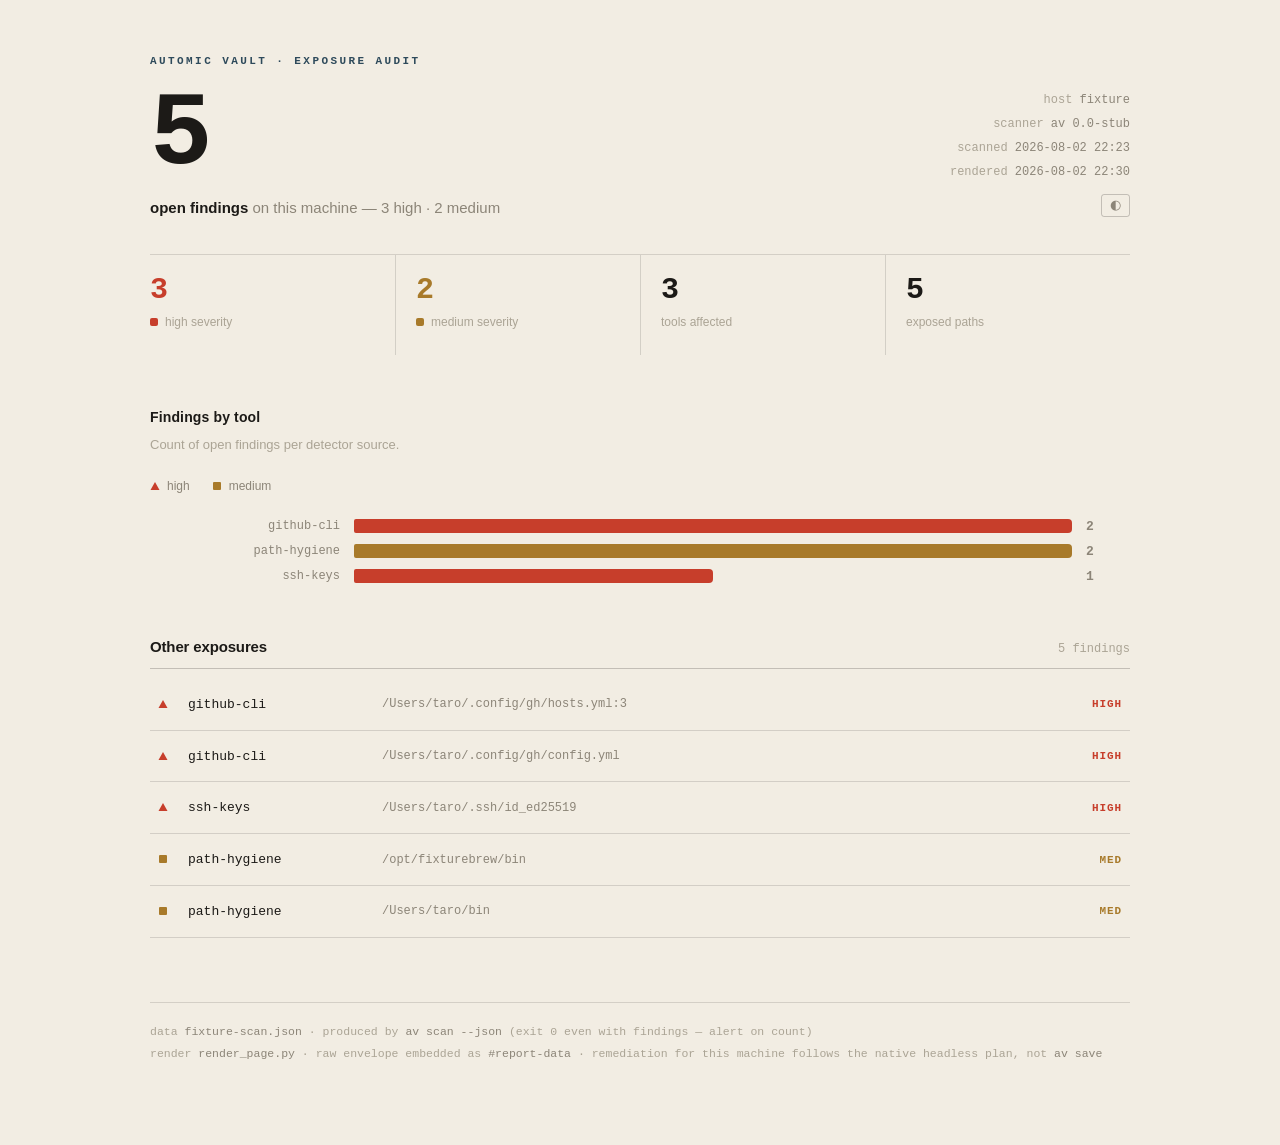
<file: pagekit/reference/reference-page.html>
<!DOCTYPE html>
<html lang="en">
<head>
<meta charset="utf-8">
<meta name="viewport" content="width=device-width, initial-scale=1">
<title>Exposure audit — fixture</title>
<link rel="icon" href="data:image/svg+xml,<svg xmlns='http://www.w3.org/2000/svg' viewBox='0 0 10 10'><path d='M5 1 L9.5 9 H0.5 Z' fill='%23279a83'/></svg>">
<script>
(function () {
  var KEY = "loops-theme";
  var root = document.documentElement;

  // Pre-paint stamp: runs when this script is inlined in <head> before <style>.
  try {
    var saved = localStorage.getItem(KEY);
    if (saved === "dark" || saved === "light") {
      root.setAttribute("data-theme", saved);
    }
  } catch (e) {}

  function resolvedTheme() {
    var current = root.getAttribute("data-theme");
    if (current === "dark" || current === "light") return current;
    if (window.matchMedia && window.matchMedia("(prefers-color-scheme: dark)").matches) {
      return "dark";
    }
    return "light";
  }

  function toggleTheme() {
    var next = resolvedTheme() === "dark" ? "light" : "dark";
    root.setAttribute("data-theme", next);
    try {
      localStorage.setItem(KEY, next);
    } catch (e) {}
  }

  function wire() {
    var btn = document.getElementById("theme-toggle");
    if (btn) btn.addEventListener("click", toggleTheme);
  }

  if (document.readyState === "loading") {
    document.addEventListener("DOMContentLoaded", wire);
  } else {
    wire();
  }
})();
</script>
<style>
:root{
  color-scheme: light;
  --sumi: #1C1A17;
  --sumi-deep: #16130F;
  --washi: #F2EDE3;
  --washi-shade: #E9E2D3;
  --shu: #C73E2B;
  --shu-deep: #A93321;
  --ai: #2E4A5B;
  --nibi: #8C8578;
  --nibi-faint: #ABA495;
  --koke: #6B7A5C;
  --ochre: #A87A2A;
  --hair: rgba(28,26,23,.14);
  --hair2: rgba(28,26,23,.22);
  --sumi-rgb: 28,26,23;
  --shu-rgb: 199,62,43;
  --ai-rgb: 46,74,91;
  --nibi-rgb: 140,133,120;
  --serif: "Hiragino Mincho ProN", "Yu Mincho", "Noto Serif JP", Georgia, serif;
  --mono: ui-monospace, "SF Mono", "Cascadia Code", Menlo, monospace;
}
@media (prefers-color-scheme: dark) {
  :root {
    color-scheme: dark;
    --sumi: #E7E9EC;
    --sumi-deep: #F4F5F7;
    --washi: #0E0F12;
    --washi-shade: #14161A;
    --shu: #D84F63;
    --shu-deep: #B84354;
    --ai: #279A83;
    --nibi: #9AA1AB;
    --nibi-faint: #5D6570;
    --koke: #8FA97A;
    --ochre: #B48C1A;
    --hair: #22252B;
    --hair2: #2C3037;
    --sumi-rgb: 231,233,236;
    --shu-rgb: 216,79,99;
    --ai-rgb: 39,154,131;
    --nibi-rgb: 154,161,171;
  }
}
:root[data-theme="dark"] {
  color-scheme: dark;
  --sumi: #E7E9EC;
  --sumi-deep: #F4F5F7;
  --washi: #0E0F12;
  --washi-shade: #14161A;
  --shu: #D84F63;
  --shu-deep: #B84354;
  --ai: #279A83;
  --nibi: #9AA1AB;
  --nibi-faint: #5D6570;
  --koke: #8FA97A;
  --ochre: #B48C1A;
  --hair: #22252B;
  --hair2: #2C3037;
  --sumi-rgb: 231,233,236;
  --shu-rgb: 216,79,99;
  --ai-rgb: 39,154,131;
  --nibi-rgb: 154,161,171;
}
:root[data-theme="light"] {
  color-scheme: light;
  --sumi: #1C1A17;
  --sumi-deep: #16130F;
  --washi: #F2EDE3;
  --washi-shade: #E9E2D3;
  --shu: #C73E2B;
  --shu-deep: #A93321;
  --ai: #2E4A5B;
  --nibi: #8C8578;
  --nibi-faint: #ABA495;
  --koke: #6B7A5C;
  --ochre: #A87A2A;
  --hair: rgba(28,26,23,.14);
  --hair2: rgba(28,26,23,.22);
  --sumi-rgb: 28,26,23;
  --shu-rgb: 199,62,43;
  --ai-rgb: 46,74,91;
  --nibi-rgb: 140,133,120;
}
*{box-sizing:border-box;margin:0;padding:0}
::selection{background:var(--ai);color:#06120f}
body{
  background:var(--washi);color:var(--sumi);
  font:16px/1.55 -apple-system,BlinkMacSystemFont,"Helvetica Neue",sans-serif;
  -webkit-font-smoothing:antialiased;
}
a{color:var(--ai);text-underline-offset:3px}
.wrap{max-width:1060px;margin:0 auto;padding:56px 40px 80px}
@keyframes rise{from{opacity:0;transform:translateY(8px)}to{opacity:1;transform:none}}
.brow,.frow,.stat{animation:rise .45s cubic-bezier(.16,1,.3,1) both;
  animation-delay:calc(var(--i,0)*35ms)}
@media(prefers-reduced-motion:reduce){*{animation:none!important;transition:none!important}}

/* header */
.hd{display:grid;grid-template-columns:2fr 1fr;gap:32px;align-items:end;
  padding-bottom:36px}
.kicker{font:600 11px/1 var(--mono);letter-spacing:.22em;color:var(--ai);
  text-transform:uppercase;margin-bottom:22px}
.hero{font-size:clamp(64px,9vw,104px);font-weight:700;letter-spacing:-.045em;
  line-height:.9;font-family:var(--mono)}
.hero .unit{display:block;font:400 15px/1.4 -apple-system,sans-serif;
  letter-spacing:0;color:var(--nibi);margin-top:14px}
.hero .unit strong{color:var(--sumi);font-weight:600}
.meta{font:12px/2 var(--mono);color:var(--nibi-faint);text-align:right}
.meta b{color:var(--nibi);font-weight:500}
#theme-toggle{
  font-family:var(--mono);font-size:13px;line-height:1;letter-spacing:0;
  color:var(--nibi);background:transparent;text-transform:none;
  border:1px solid var(--hair2);border-radius:3px;
  padding:4px 8px;cursor:pointer;margin-top:10px;
}
#theme-toggle:hover{color:var(--sumi);border-color:var(--nibi)}

/* stat strip */
.stats{display:grid;grid-template-columns:repeat(4,1fr);
  border-top:1px solid var(--hair)}
.stat{padding:20px 20px 24px;border-left:1px solid var(--hair)}
.stat:first-child{border-left:0;padding-left:0}
.stat .n{font:600 30px/1 var(--mono);letter-spacing:-.02em}
.stat .l{font-size:12px;color:var(--nibi-faint);margin-top:8px;
  display:flex;align-items:center;gap:7px}
.dot{width:8px;height:8px;border-radius:2px;display:inline-block}
.n.hi,.cell-sev.high{color:var(--shu)} .n.md,.cell-sev.med{color:var(--ochre)}

/* bars */
h2{font-size:14px;font-weight:600;letter-spacing:.01em;margin:52px 0 6px}
.sub{font-size:13px;color:var(--nibi-faint);margin-bottom:22px}
.legend{display:flex;gap:22px;font-size:12px;color:var(--nibi);margin-bottom:18px}
.legend span{display:flex;align-items:center;gap:7px}
.mk{width:10px;height:10px;flex:none}
.brow{display:grid;grid-template-columns:190px 1fr 44px;gap:14px;
  align-items:center;padding:5px 0}
.blabel{font:12px/1.2 var(--mono);color:var(--nibi);text-align:right;
  overflow:hidden;text-overflow:ellipsis;white-space:nowrap}
.btrack{display:flex;gap:2px;height:14px}
.seg{height:14px;border-radius:0 4px 4px 0;transition:filter .15s}
.seg:first-child{border-radius:2px 4px 4px 2px}
.seg.high{background:var(--shu)} .seg.med{background:var(--ochre)}
.seg:hover{filter:brightness(1.25)}
.bcount{font:600 13px var(--mono);color:var(--nibi)}

/* groups */
.group{margin-top:46px}
.ghead{display:flex;align-items:baseline;justify-content:space-between;
  border-bottom:1px solid var(--hair2);padding-bottom:10px}
.ghead h3{font-size:15px;font-weight:600;letter-spacing:-.01em}
.gmeta{font:12px var(--mono);color:var(--nibi-faint)}
.gblurb{font-size:13px;color:var(--nibi-faint);margin:10px 0 4px;max-width:62ch}
.frow{border-bottom:1px solid var(--hair)}
.frow summary{display:grid;grid-template-columns:16px 180px 1fr 52px;gap:14px;
  align-items:center;padding:13px 8px;cursor:pointer;list-style:none;
  transition:background .15s}
.frow summary::-webkit-details-marker{display:none}
.frow summary:hover{background:var(--washi-shade)}
.frow summary:active{transform:scale(.997)}
.frow[open] summary{background:var(--washi-shade)}
.cell-src{font:500 13px var(--mono)}
.cell-path{font:12px var(--mono);color:var(--nibi);overflow-wrap:anywhere}
.cell-sev{font:600 11px var(--mono);letter-spacing:.08em;text-align:right}
.fbody{padding:6px 8px 22px 30px;max-width:74ch}
.fbody h4{font:600 11px/1 var(--mono);letter-spacing:.18em;color:var(--nibi-faint);
  text-transform:uppercase;margin:16px 0 8px}
.explain{font-size:14px;color:var(--sumi)}
.sol{font-size:13.5px;color:var(--nibi)}
.docs{margin-top:12px;font-size:13px}
.path{color:var(--nibi)}

/* footer + tooltip */
footer{margin-top:64px;border-top:1px solid var(--hair);padding-top:18px;
  font:11.5px/1.9 var(--mono);color:var(--nibi-faint)}
footer .cmd{color:var(--nibi)}
#tip{position:fixed;z-index:10;background:var(--washi-shade);border:1px solid var(--hair2);
  color:var(--sumi);font:12px var(--mono);padding:5px 9px;border-radius:5px;
  pointer-events:none;white-space:nowrap;
  box-shadow:0 4px 16px rgba(4,6,10,.5)}
#tip[hidden]{display:none}

@media(max-width:760px){
  .wrap{padding:32px 18px 56px}
  .hd{grid-template-columns:1fr;gap:18px}
  .meta{text-align:left}
  .stats{grid-template-columns:repeat(2,1fr)}
  .stat:nth-child(3){border-left:0;padding-left:0}
  .brow{grid-template-columns:110px 1fr 36px}
  .frow summary{grid-template-columns:16px 1fr 52px}
  .cell-path{grid-column:2/4}
}
</style>
</head>
<body>
<div class="wrap">
  <header class="hd">
    <div>
      <p class="kicker">Automic Vault · exposure audit</p>
      <p class="hero">5<span class="unit"><strong>open findings</strong>
        on this machine — 3 high · 2 medium</span></p>
    </div>
    <p class="meta">
      host <b>fixture</b><br>
      scanner <b>av 0.0-stub</b><br>
      scanned <b>2026-08-02 22:23</b><br>
      rendered <b>2026-08-02 22:30</b><br>
      <button id="theme-toggle" type="button" aria-label="toggle theme">◐</button>
    </p>
  </header>

  <div class="stats">
    <div class="stat" style="--i:1"><p class="n hi">3</p>
      <p class="l"><span class="dot" style="background:var(--shu)"></span>high severity</p></div>
    <div class="stat" style="--i:2"><p class="n md">2</p>
      <p class="l"><span class="dot" style="background:var(--ochre)"></span>medium severity</p></div>
    <div class="stat" style="--i:3"><p class="n">3</p>
      <p class="l">tools affected</p></div>
    <div class="stat" style="--i:4"><p class="n">5</p>
      <p class="l">exposed paths</p></div>
  </div>

  <h2>Findings by tool</h2>
  <p class="sub">Count of open findings per detector source.</p>
  <div class="legend">
    <span><svg class="mk" viewBox="0 0 10 10"><path d="M5 1 L9.5 9 H0.5 Z" fill="var(--shu)"/></svg>high</span>
    <span><svg class="mk" viewBox="0 0 10 10"><rect x="1" y="1" width="8" height="8" rx="1" fill="var(--ochre)"/></svg>medium</span>
  </div>
  <div class="bars">
<div class="brow" style="--i:0"><span class="blabel">github-cli</span><span class="btrack"><span class="seg high" style="width:100.00%" data-tip="github-cli — 2 high"></span></span><span class="bcount">2</span></div>
<div class="brow" style="--i:1"><span class="blabel">path-hygiene</span><span class="btrack"><span class="seg med" style="width:100.00%" data-tip="path-hygiene — 2 medium"></span></span><span class="bcount">2</span></div>
<div class="brow" style="--i:2"><span class="blabel">ssh-keys</span><span class="btrack"><span class="seg high" style="width:50.00%" data-tip="ssh-keys — 1 high"></span></span><span class="bcount">1</span></div>
  </div>

<section class="group">
  <header class="ghead">
    <h3>Other exposures</h3>
    <span class="gmeta">5 findings</span>
  </header>
  <p class="gblurb"></p>
  <div class="glist">
<details class="frow" style="--i:1">
  <summary>
    <span class="cell-mk"><svg class="mk" viewBox="0 0 10 10" aria-hidden="true"><path d="M5 1 L9.5 9 H0.5 Z" fill="var(--shu)"/></svg></span>
    <span class="cell-src">github-cli</span>
    <span class="cell-path"><span class="path">/Users/taro/.config/gh/hosts.yml:3</span></span>
    <span class="cell-sev high">HIGH</span>
  </summary>
  <div class="fbody">
    <p class="explain">A plaintext OAuth token is stored in the GitHub CLI hosts file.</p>
    <h4>Suggested remediation</h4>
    <p class="sol">Move the token into an encrypted store and remove the plaintext copy.</p>
    <p class="docs"><a href="https://example.invalid/docs/github-cli" rel="noopener">detector documentation</a></p>
  </div>
</details>
<details class="frow" style="--i:2">
  <summary>
    <span class="cell-mk"><svg class="mk" viewBox="0 0 10 10" aria-hidden="true"><path d="M5 1 L9.5 9 H0.5 Z" fill="var(--shu)"/></svg></span>
    <span class="cell-src">github-cli</span>
    <span class="cell-path"><span class="path">/Users/taro/.config/gh/config.yml</span></span>
    <span class="cell-sev high">HIGH</span>
  </summary>
  <div class="fbody">
    <p class="explain">The CLI config grants credential helpers broad scope.</p>
    <h4>Suggested remediation</h4>
    <p class="sol">Restrict helper scope to the hosts that need it.</p>
    <p class="docs"><a href="https://example.invalid/docs/github-cli" rel="noopener">detector documentation</a></p>
  </div>
</details>
<details class="frow" style="--i:3">
  <summary>
    <span class="cell-mk"><svg class="mk" viewBox="0 0 10 10" aria-hidden="true"><path d="M5 1 L9.5 9 H0.5 Z" fill="var(--shu)"/></svg></span>
    <span class="cell-src">ssh-keys</span>
    <span class="cell-path"><span class="path">/Users/taro/.ssh/id_ed25519</span></span>
    <span class="cell-sev high">HIGH</span>
  </summary>
  <div class="fbody">
    <p class="explain">An SSH private key is stored without a passphrase.</p>
    <h4>Suggested remediation</h4>
    <p class="sol">Re-key with a passphrase or move the key to a hardware token.</p>
    <p class="docs"><a href="https://example.invalid/docs/ssh" rel="noopener">detector documentation</a></p>
  </div>
</details>
<details class="frow" style="--i:4">
  <summary>
    <span class="cell-mk"><svg class="mk" viewBox="0 0 10 10" aria-hidden="true"><rect x="1" y="1" width="8" height="8" rx="1" fill="var(--ochre)"/></svg></span>
    <span class="cell-src">path-hygiene</span>
    <span class="cell-path"><span class="path">/opt/fixturebrew/bin</span></span>
    <span class="cell-sev med">MED</span>
  </summary>
  <div class="fbody">
    <p class="explain">A group-writable directory appears early in PATH.</p>
    <h4>Suggested remediation</h4>
    <p class="sol">Tighten the directory mode or move it later in PATH.</p>
    <p class="docs"><a href="https://example.invalid/docs/path" rel="noopener">detector documentation</a></p>
  </div>
</details>
<details class="frow" style="--i:5">
  <summary>
    <span class="cell-mk"><svg class="mk" viewBox="0 0 10 10" aria-hidden="true"><rect x="1" y="1" width="8" height="8" rx="1" fill="var(--ochre)"/></svg></span>
    <span class="cell-src">path-hygiene</span>
    <span class="cell-path"><span class="path">/Users/taro/bin</span></span>
    <span class="cell-sev med">MED</span>
  </summary>
  <div class="fbody">
    <p class="explain">A user-writable directory shadows system binaries.</p>
    <h4>Suggested remediation</h4>
    <p class="sol">Audit the directory contents and PATH ordering.</p>
    <p class="docs"><a href="https://example.invalid/docs/path" rel="noopener">detector documentation</a></p>
  </div>
</details>
  </div>
</section>

  <footer>
    data <span class="cmd">fixture-scan.json</span> · produced by
    <span class="cmd">av scan --json</span> (exit 0 even with findings — alert on count)<br>
    render <span class="cmd">render_page.py</span> · raw envelope embedded as
    <span class="cmd">#report-data</span> · remediation for this machine follows the
    native headless plan, not <span class="cmd">av save</span>
  </footer>
</div>
<div id="tip" hidden></div>
<script type="application/json" id="report-data">{"meta": {"loop": "kagi-ban", "run_id": "reference", "generated_at": "2026-08-02T14:30:07Z", "title": "Exposure audit \u2014 fixture", "page_class": "snapshot", "host": "fixture", "av_version": "0.0-stub", "scanned_at": "2026-08-02T22:23:09+08:00", "source_file": "fixture-scan.json", "totals": {"findings": 5, "sev_high": 3, "sev_medium": 2, "tools": 3, "paths": 5}}, "data": {"findings": [{"source": "github-cli", "severity": "high", "affected": [{"path": "/Users/taro/.config/gh/hosts.yml", "line": 3}], "explanation": "A plaintext OAuth token is stored in the GitHub CLI hosts file.", "solution": "Move the token into an encrypted store and remove the plaintext copy.", "docs_url": "https://example.invalid/docs/github-cli", "homepage": "https://cli.github.com"}, {"source": "github-cli", "severity": "high", "affected": [{"path": "/Users/taro/.config/gh/config.yml", "line": null}], "explanation": "The CLI config grants credential helpers broad scope.", "solution": "Restrict helper scope to the hosts that need it.", "docs_url": "https://example.invalid/docs/github-cli", "homepage": "https://cli.github.com"}, {"source": "ssh-keys", "severity": "high", "affected": [{"path": "/Users/taro/.ssh/id_ed25519", "line": null}], "explanation": "An SSH private key is stored without a passphrase.", "solution": "Re-key with a passphrase or move the key to a hardware token.", "docs_url": "https://example.invalid/docs/ssh", "homepage": "https://www.openssh.com"}, {"source": "path-hygiene", "severity": "medium", "affected": [{"path": "/opt/fixturebrew/bin", "line": null}], "explanation": "A group-writable directory appears early in PATH.", "solution": "Tighten the directory mode or move it later in PATH.", "docs_url": "https://example.invalid/docs/path", "homepage": "https://example.invalid"}, {"source": "path-hygiene", "severity": "medium", "affected": [{"path": "/Users/taro/bin", "line": null}], "explanation": "A user-writable directory shadows system binaries.", "solution": "Audit the directory contents and PATH ordering.", "docs_url": "https://example.invalid/docs/path", "homepage": "https://example.invalid"}]}}</script>
<script>
(function(){
  var tip=document.getElementById('tip');
  document.querySelectorAll('[data-tip]').forEach(function(el){
    el.addEventListener('pointerenter',function(){
      tip.textContent=el.dataset.tip;tip.hidden=false;});
    el.addEventListener('pointermove',function(e){
      tip.style.left=Math.min(e.clientX+14,window.innerWidth-tip.offsetWidth-8)+'px';
      tip.style.top=(e.clientY+18)+'px';});
    el.addEventListener('pointerleave',function(){tip.hidden=true;});
  });
})();
</script>
</body>
</html>
</file>
